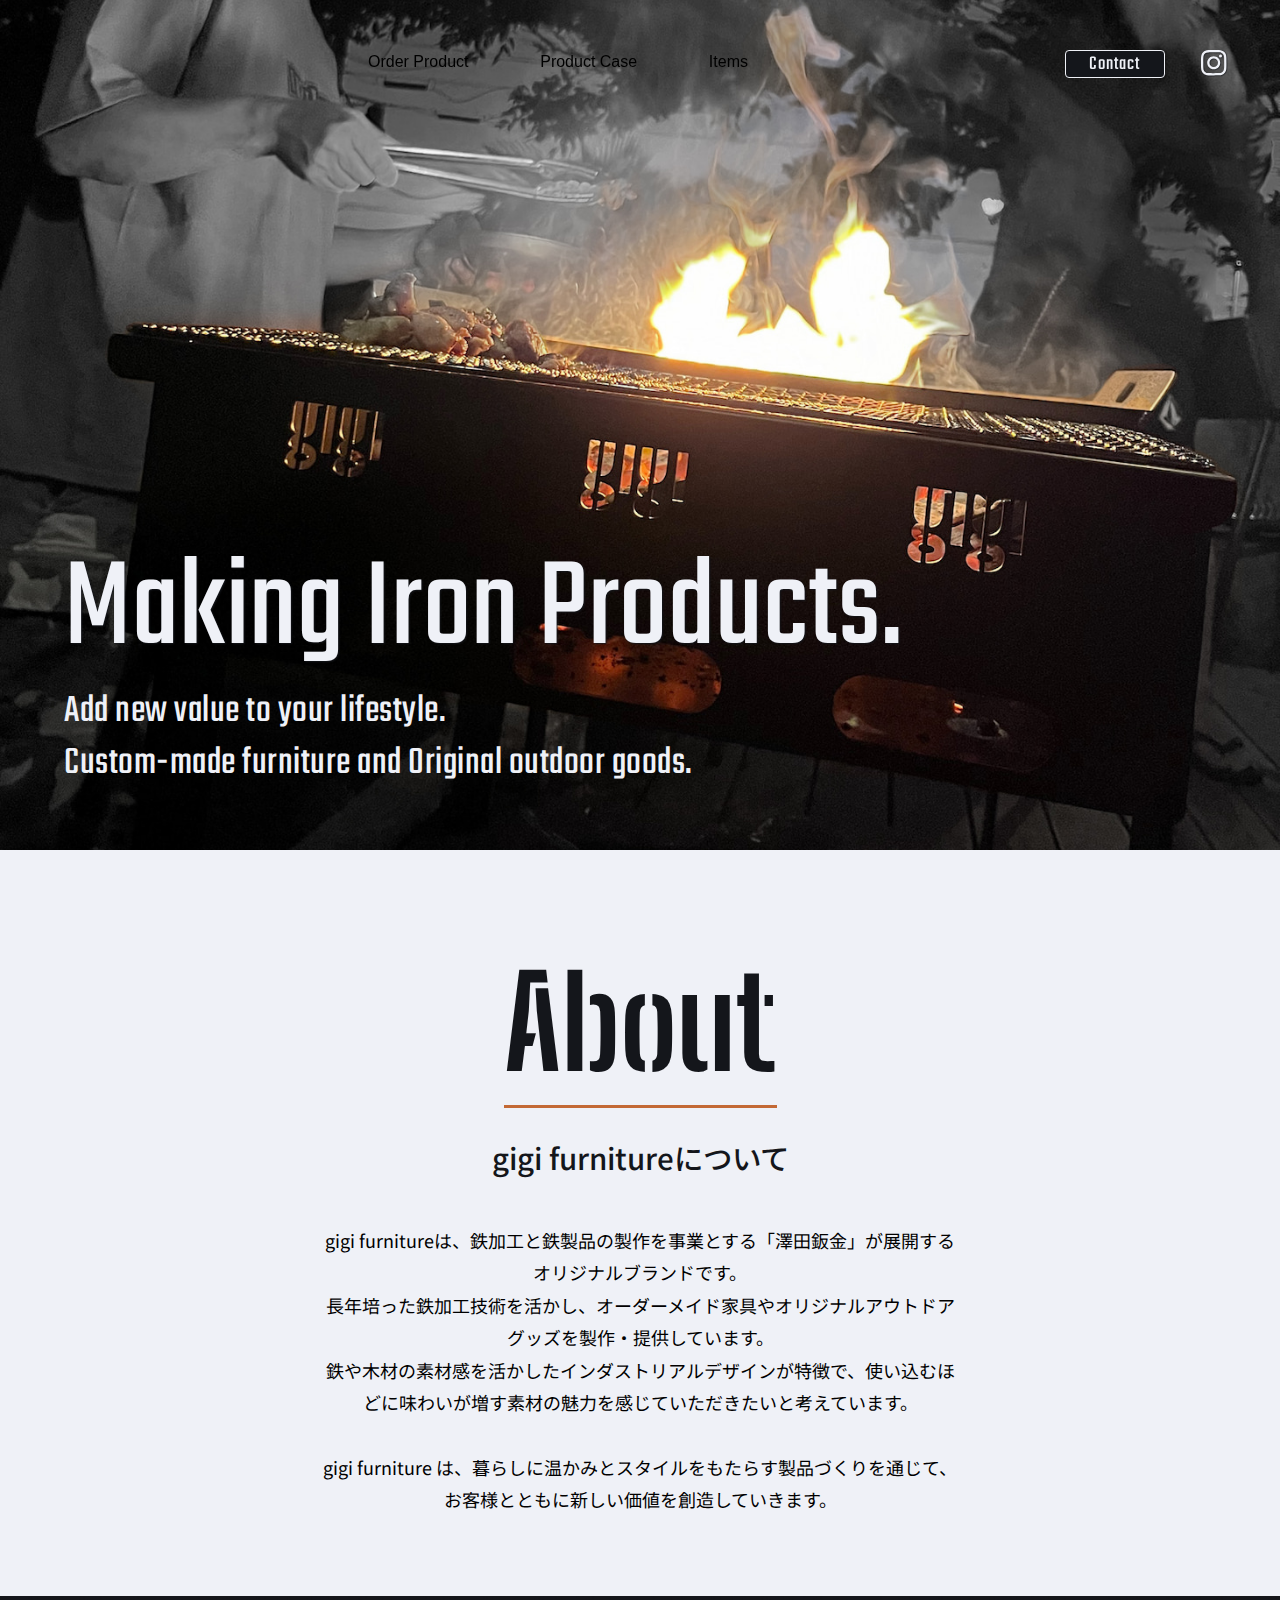
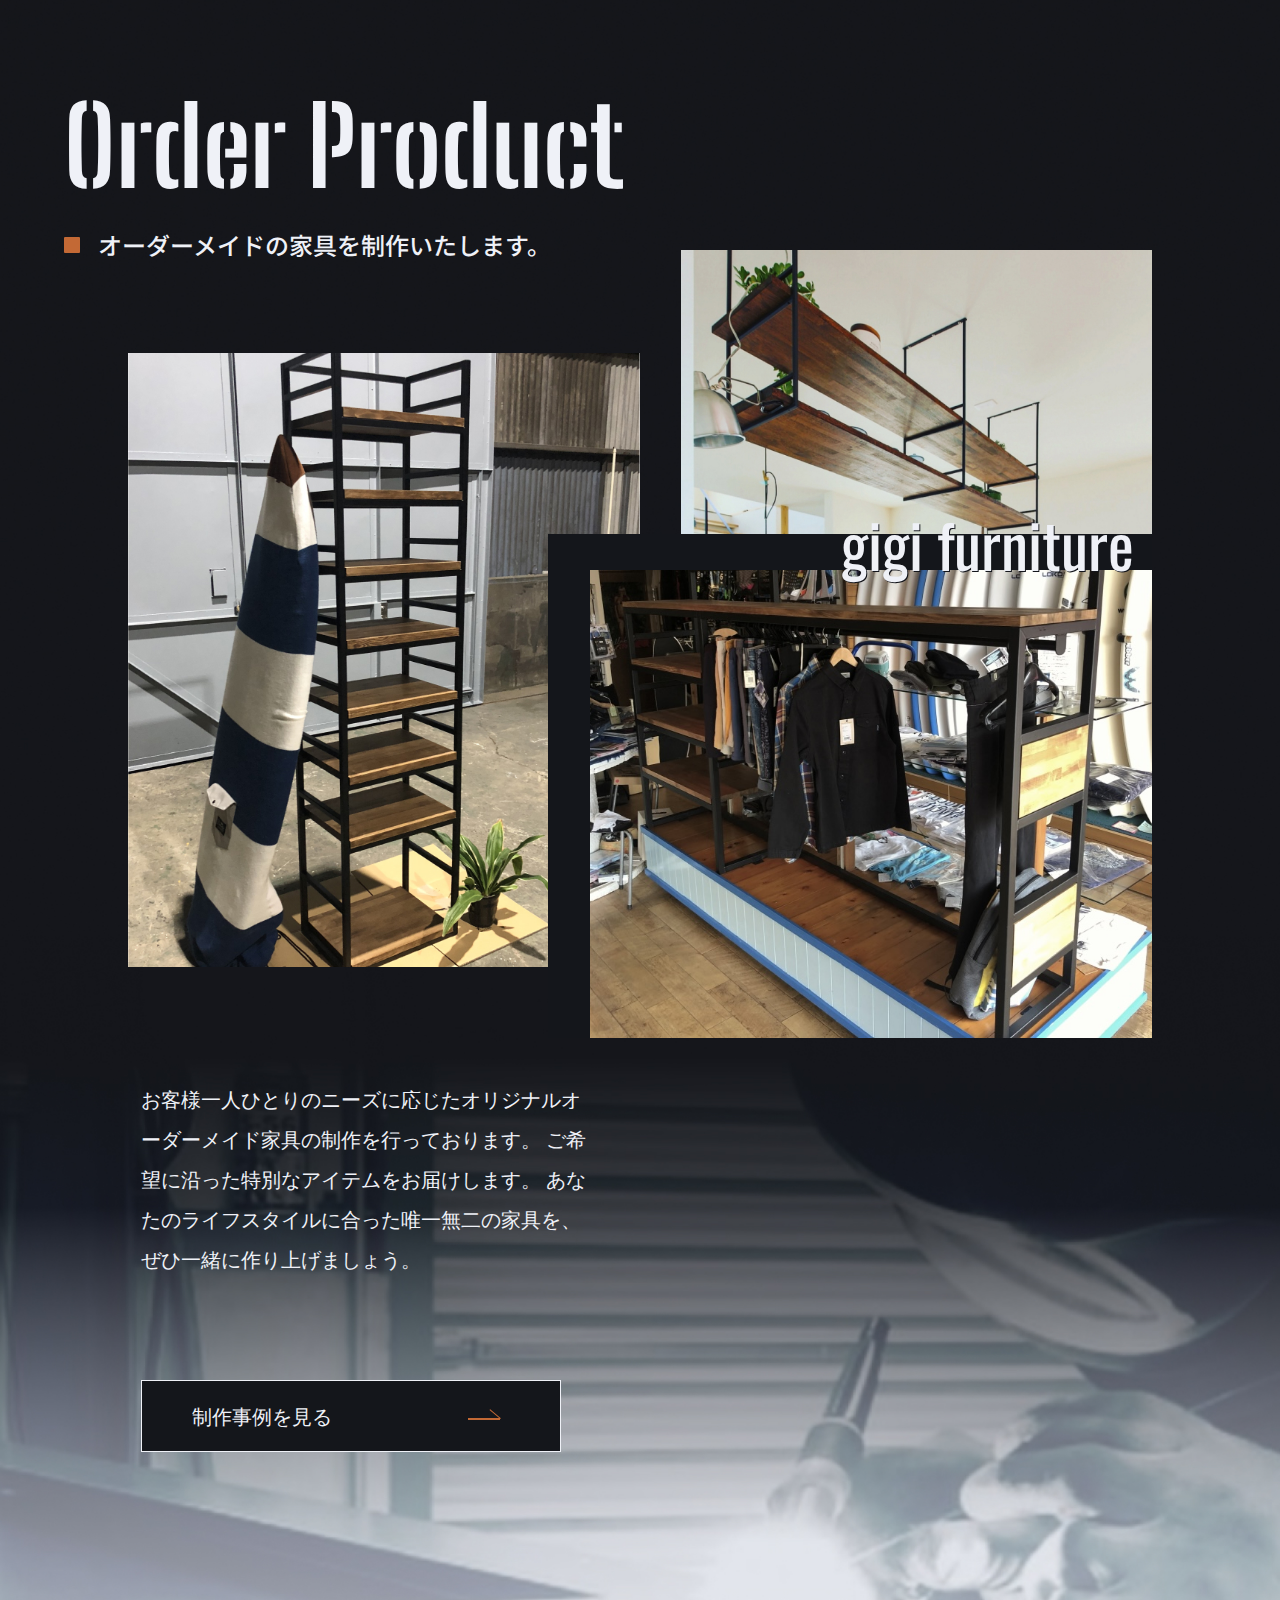
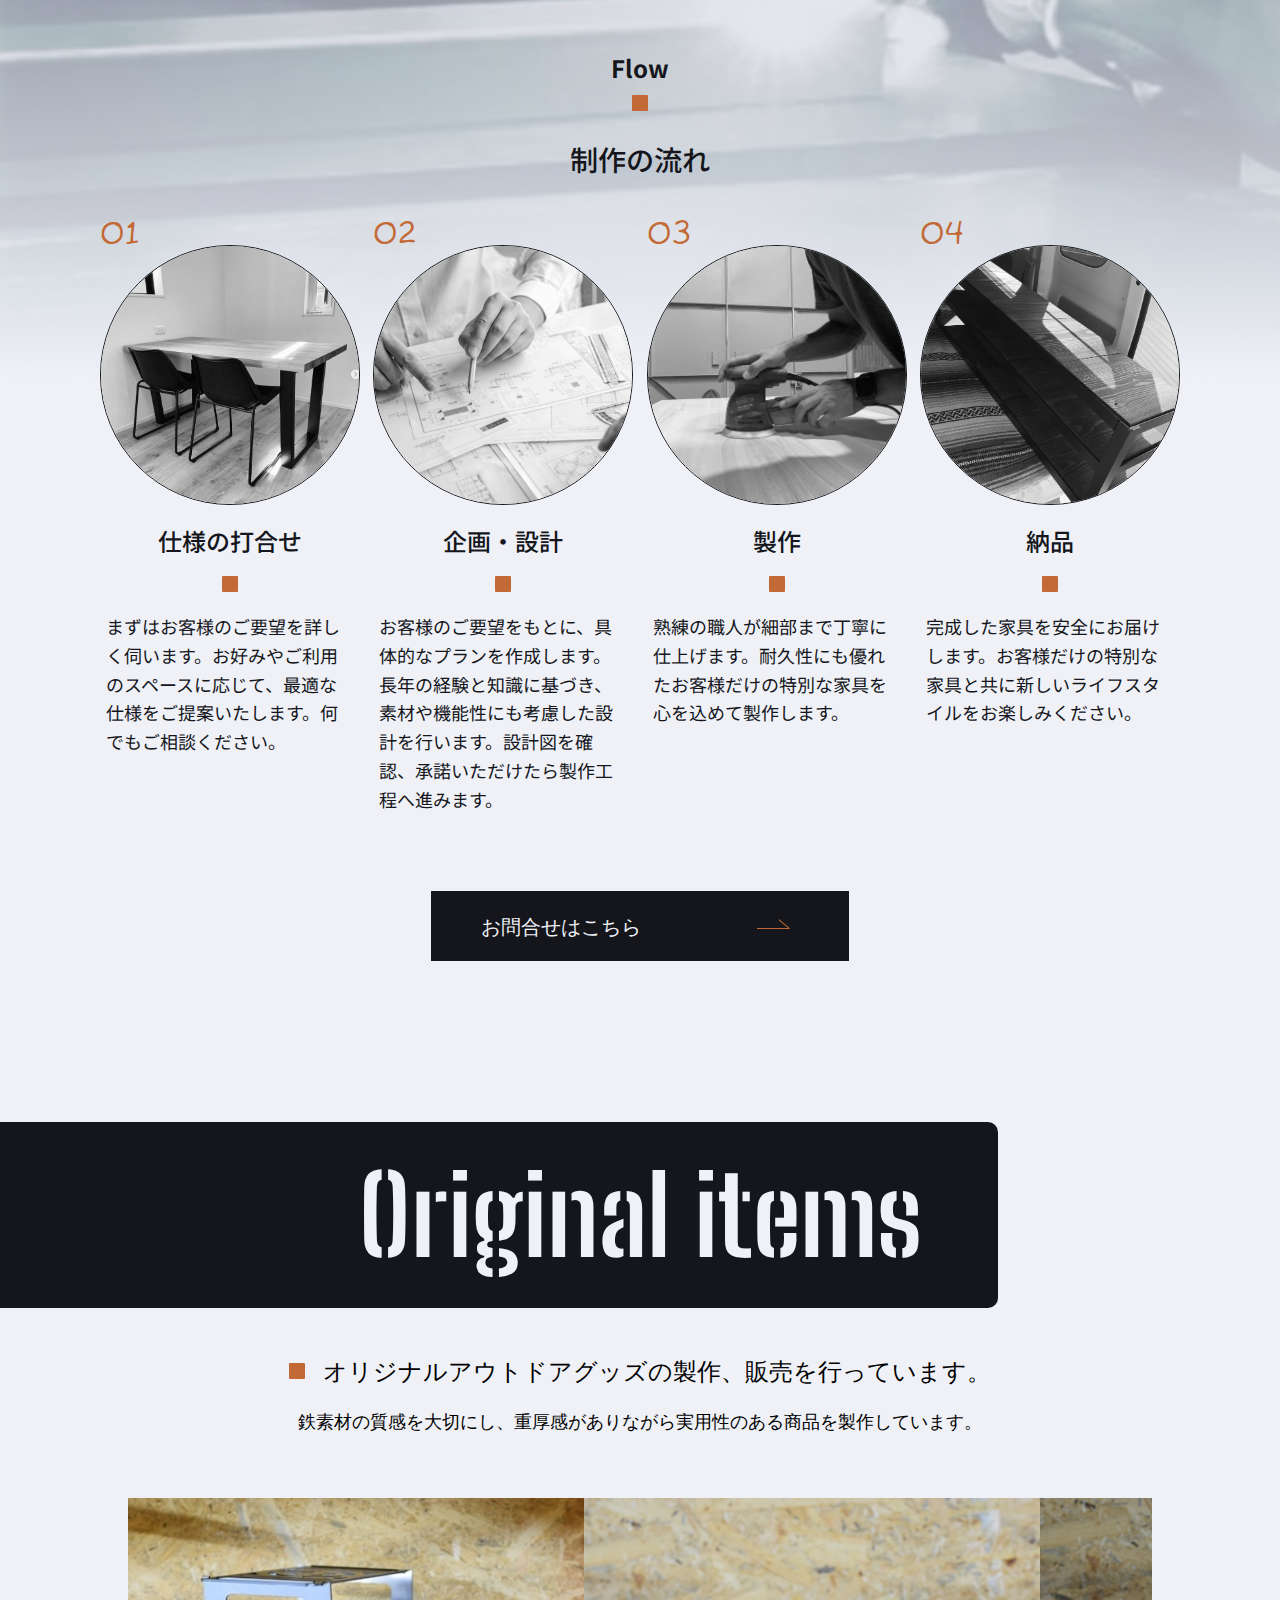
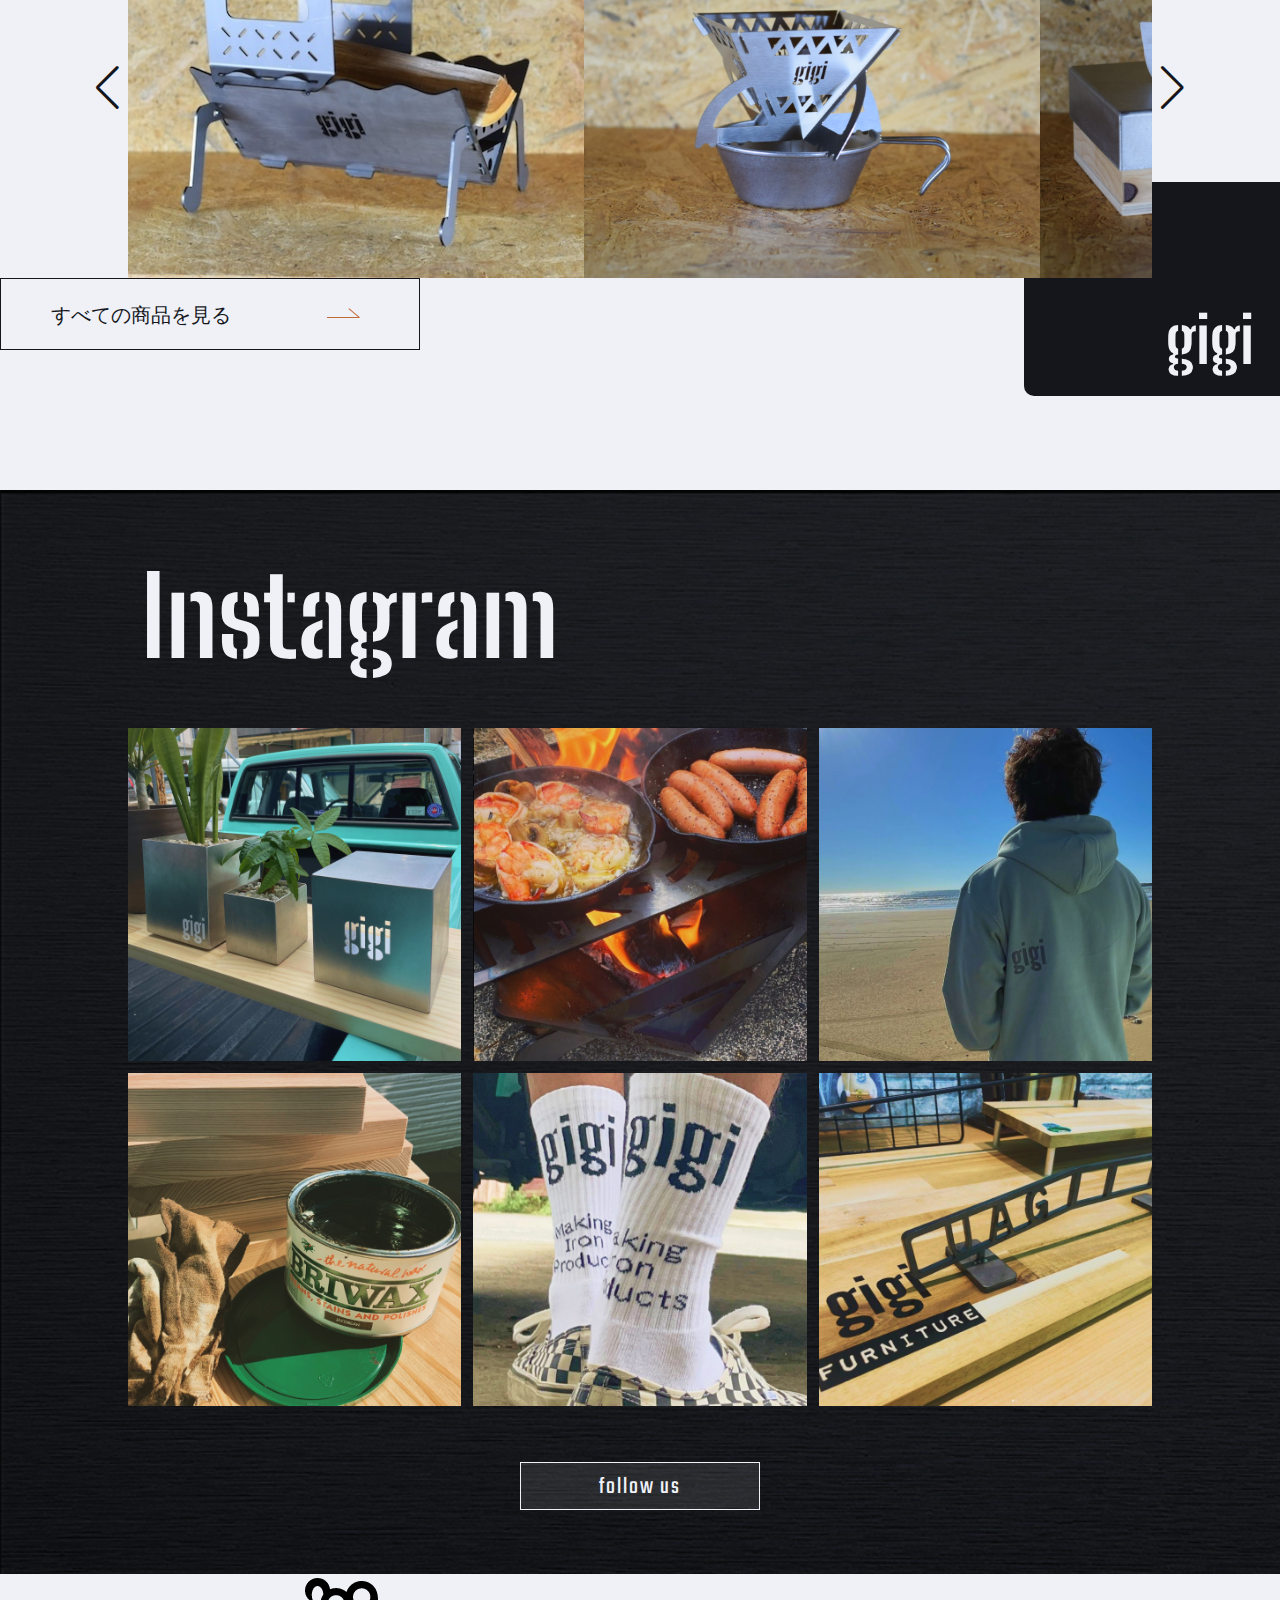
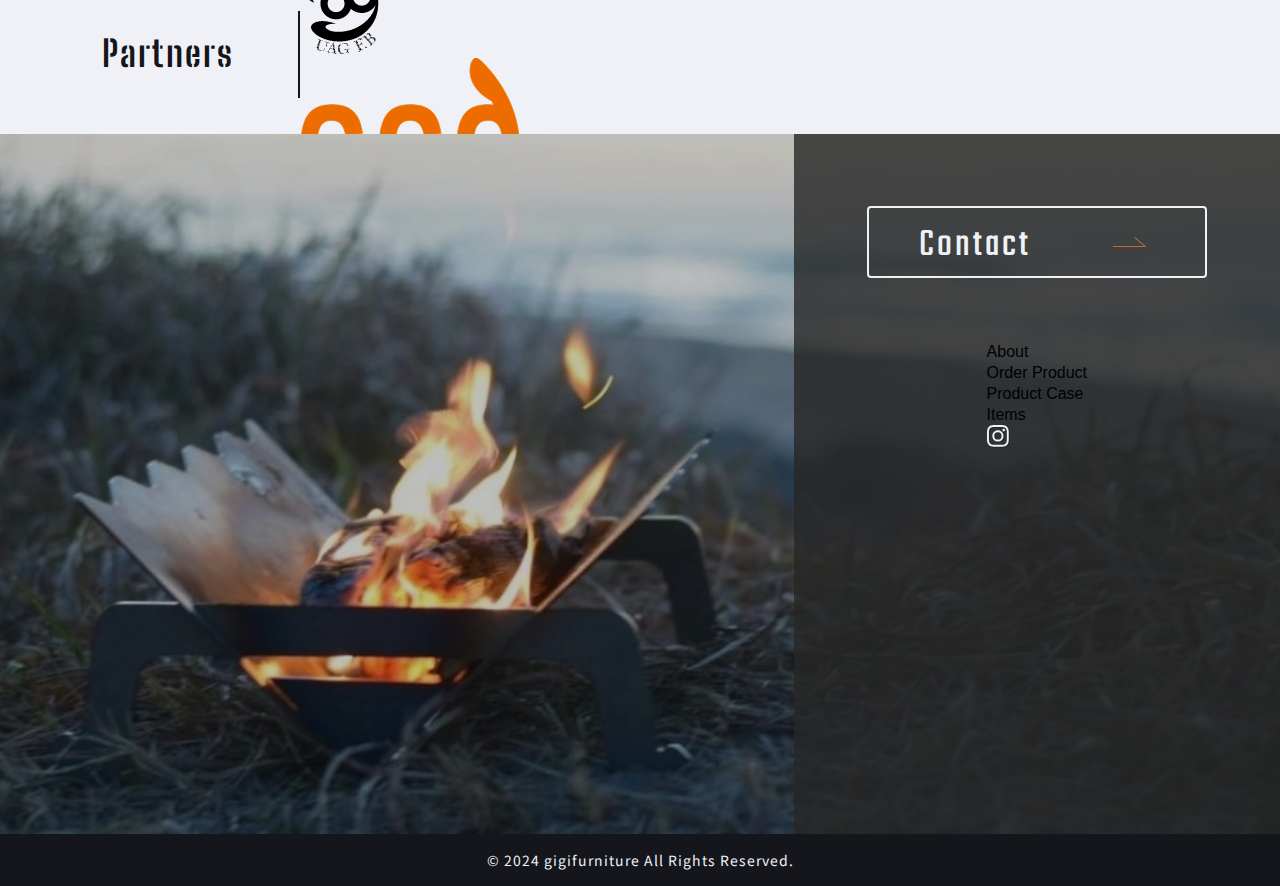
<file: index.html>
<!DOCTYPE html>
<html lang="ja">
<head>
    <meta charset="UTF-8">
    <meta name="viewport" content="width=device-width, initial-scale=1.0">
    <title>gigifurniture</title>
    <meta name="description" content="オーダーメイド家具やオリジナルアウトドアグッズを製作、提供しています。鉄や木材の素材を活かしたインダストリアルデザインが特徴です。">
    <meta name="keywords" content="gigi,furniture,custommade,outdoorgoods,iron,wood,industrial">
    <link rel="stylesheet" href="./css/style.css">
    <link rel="stylesheet" href="./css/swiper-bundle.min.css">

    <link rel="preconnect" href="https://fonts.googleapis.com">
    <link rel="preconnect" href="https://fonts.gstatic.com" crossorigin>
    <link href="https://fonts.googleapis.com/css2?family=Big+Shoulders+Stencil+Text:wght@100..900&family=Fuzzy+Bubbles:wght@400;700&family=Noto+Sans+JP:wght@100..900&family=Oswald:wght@200..700&family=Teko:wght@300..700&display=swap" rel="stylesheet">
    <link rel="icon" href="#" sizes="16x16" type="image/png">  <!-- ファビコン読み込み -->
    <script defer src="./js/main.js"></script>
</head>
<body>
    <div class="l-wrapper">
        <div class="p-sidebar">
            <ul class="menu">
                <li class="menu__item"><a href="./index.html">
                    <h2 class="menu__title">About</h2>
                    <div class="menu__lead">
                        <p class="c-square-mark"></p>
                        <p>gigi furnitureについて</p>
                    </div>
                </a></li>
                <li class="menu__item"><a href="./index.html">
                    <h2 class="menu__title">Order Product</h2>
                    <div class="menu__lead">
                        <p class="c-square-mark"></p>
                        <p>オーダーメイド家具について</p>
                    </div>
                </a></li>
                <li class="menu__item"><a href="./archive.html">
                    <h2 class="menu__title">Product Case</h2>
                    <div class="menu__lead">
                        <p class="c-square-mark"></p>
                        <p>オーダーメイド家具の制作事例</p>
                    </div>
                </a></li>
                <li class="menu__item"><a href="./archive-item.html">
                    <h2 class="menu__title">Items</h2>
                    <div class="menu__lead">
                        <p class="c-square-mark"></p>
                        <p>アウトドアグッズの商品一覧</p>
                    </div>
                </a></li>
            </ul>
            <div class="link-unit">
                <div class="c-contact-btn--small"><a href="mailto:gigifurniture8@gmail.com?subject=問い合わせ">Contact</a></div>
                <div class="c-insta-icon"><a href="https://www.instagram.com/gigi_furniture8/" target="_blank" rel="noopener noreferrer">
                    <svg id="Layer_1" data-name="Layer 1" xmlns="http://www.w3.org/2000/svg" viewBox="0 0 1100 1100"><path class="cls-1" d="M295.42,6c-53.2,2.51-89.53,11-121.29,23.48-32.87,12.81-60.73,30-88.45,57.82S40.89,143,28.17,175.92c-12.31,31.83-20.65,68.19-23,121.42S2.3,367.68,2.56,503.46,3.42,656.26,6,709.6c2.54,53.19,11,89.51,23.48,121.28,12.83,32.87,30,60.72,57.83,88.45S143,964.09,176,976.83c31.8,12.29,68.17,20.67,121.39,23s70.35,2.87,206.09,2.61,152.83-.86,206.16-3.39S799.1,988,830.88,975.58c32.87-12.86,60.74-30,88.45-57.84S964.1,862,976.81,829.06c12.32-31.8,20.69-68.17,23-121.35,2.33-53.37,2.88-70.41,2.62-206.17s-.87-152.78-3.4-206.1-11-89.53-23.47-121.32c-12.85-32.87-30-60.7-57.82-88.45S862,40.87,829.07,28.19c-31.82-12.31-68.17-20.7-121.39-23S637.33,2.3,501.54,2.56,348.75,3.4,295.42,6m5.84,903.88c-48.75-2.12-75.22-10.22-92.86-17-23.36-9-40-19.88-57.58-37.29s-28.38-34.11-37.5-57.42c-6.85-17.64-15.1-44.08-17.38-92.83-2.48-52.69-3-68.51-3.29-202s.22-149.29,2.53-202c2.08-48.71,10.23-75.21,17-92.84,9-23.39,19.84-40,37.29-57.57s34.1-28.39,57.43-37.51c17.62-6.88,44.06-15.06,92.79-17.38,52.73-2.5,68.53-3,202-3.29s149.31.21,202.06,2.53c48.71,2.12,75.22,10.19,92.83,17,23.37,9,40,19.81,57.57,37.29s28.4,34.07,37.52,57.45c6.89,17.57,15.07,44,17.37,92.76,2.51,52.73,3.08,68.54,3.32,202s-.23,149.31-2.54,202c-2.13,48.75-10.21,75.23-17,92.89-9,23.35-19.85,40-37.31,57.56s-34.09,28.38-57.43,37.5c-17.6,6.87-44.07,15.07-92.76,17.39-52.73,2.48-68.53,3-202.05,3.29s-149.27-.25-202-2.53m407.6-674.61a60,60,0,1,0,59.88-60.1,60,60,0,0,0-59.88,60.1M245.77,503c.28,141.8,115.44,256.49,257.21,256.22S759.52,643.8,759.25,502,643.79,245.48,502,245.76,245.5,361.22,245.77,503m90.06-.18a166.67,166.67,0,1,1,167,166.34,166.65,166.65,0,0,1-167-166.34" transform="translate(-2.5 -2.5)"/></svg></a>
                </div>
            </div>
        </div>
        
        <main class="l-main">
            <header class="l-header">
                <div class="p-header">
                    <div class="gigi-logo">
                        <a href="./index.html"><svg id="_レイヤー_1" data-name=" レイヤー 1" xmlns="http://www.w3.org/2000/svg" version="1.1" viewBox="0 0 305 290">
                            <path class="cls-1" d="M202.2,279c-.4,0-.7-.2-1.1-.2-3.2-.2-6.4-.2-9.6-.7-4.4-.7-8.8-1.2-13-2.8-2.8-1-5.8-2-8.4-3.4-2.3-1.3-4.4-3-6.4-4.8-2.2-2-3.6-4.7-4.7-7.4-1.3-3.1-1.9-6.3-2.1-9.7,0-1.9-.2-3.8,0-5.6.2-1.5,1-3,1.6-4.4,1.3-2.9,3.4-5.3,5.7-7.4,1.8-1.6,3.7-3.1,5.8-4.4,3-1.9,6.2-3.6,9.2-5.3.3-.2.6-.3.6-.4-2.4-1.1-4.9-2.3-7.4-3.6-1.6-.9-3.1-2-4.4-3.2-1.1-1-2.1-2.3-3-3.6-2.3-3.7-3.4-7.9-3-12.2.2-2.6.9-5.1,2.1-7.5,2.1-4,4.9-7.5,8.3-10.5,2.1-1.9,4.6-3.6,6.9-5.3.4-.3.9-.4,1.5-.7-1-.8-2-1.6-3-2.3-3.8-2.9-6.8-6.4-8.9-10.7-1.5-3-3.1-6-3.8-9.2-.4-1.9-.8-3.9-1-5.9-.3-2.6-.6-5.2-.8-7.8,0-.3,0-.6,0-.9,0-14.2,0-28.4,0-42.6,0-3.8.8-7.7,1.2-11.5.3-3.7,1.4-7.2,2.7-10.6,1-2.8,2.6-5.4,4.4-7.8,1.7-2.2,3.6-4.2,5.8-5.8,2.2-1.7,4.8-3.1,7.5-4.1,3.3-1.3,6.7-2,10.1-2.4,3.6-.4,7.4-.6,11.1-.2,4.4.5,8.6,1.5,12.7,3.4,4.6,2.1,8,5.3,11.4,8.8.7.7,1.3,1.6,2.1,2.6.8-.8,1.5-1.6,2.2-2.3,2.9-3.1,6.3-5.7,9.9-8,2.6-1.7,5.4-2.9,8.3-4,1.3-.5,2.8-.4,4.3-.6v26.8c-1.8.2-3.5.4-5.2.5-3,.1-5.8.8-8.6,1.7-1.1.3-2.1.8-3.1,1.3-.2,0-.4.5-.3.8.2,1.5.6,3.1.8,4.6.2,1.4.4,2.9.4,4.4,0,16.2,0,32.5,0,48.7,0,3.2-.5,6.5-1.1,9.7-.5,2.6-1.2,5.1-2.1,7.6-1.3,3.7-3.2,7.2-5.7,10.3-2.1,2.6-4.8,4.5-7.6,6.2-2.6,1.6-5.4,2.6-8.3,3.5-1.9.6-4,.9-6,1.1-3.8.3-7.6.5-11.4.4-2.1,0-3.4.4-4.5,2.2-1,1.7-2.2,3.4-2.1,5.5,0,1.5.8,2.8,2,3.8,3.3,2.8,7.5,3.5,11.6,4.4,1.9.4,3.7.7,5.6,1.1,2.2.4,4.5.7,6.8,1.1,5.1,1,10.3,1.9,15.2,3.9,4.3,1.7,8.6,3.6,12.2,6.6,2.9,2.4,5.3,5.1,7.1,8.4,1.8,3.1,3.2,6.4,3.8,10,.3,1.9.6,3.8.7,5.7.1,1.4,0,2.8,0,4.1.2,4-.6,7.9-1.6,11.7-1.2,4.8-3.6,8.8-6.5,12.7-3.5,4.7-8.1,7.9-13.2,10.4-3.6,1.7-7.2,3.3-11.1,4-3.6.7-7.2,1.2-10.9,1.7-1.6.2-3.2.2-4.8.2-.3,0-.6.1-1,.2h-5.7,0ZM211.3,119.1v-22.1c0-2.8,0-5.6-.6-8.3-.7-2.9-2.1-5.3-5.1-6.2-2.1-.7-4.2-.7-6.4-.2-2.8.7-4.2,2.7-5,5-.8,2.5-1,5.2-1,7.8,0,16.9,0,33.9,0,50.8,0,2.2.4,4.4,1.5,6.4,1,1.9,2.6,3.3,4.7,3.8,1.1.3,2.4,0,3.6.1,2.8.2,4.8-1.3,6.3-3.4,1.5-2.1,1.8-4.6,1.9-7,.1-8.9,0-17.8,0-26.7h0ZM186.1,242.1c-.2,2.1.6,3.9,1.8,5.4,1.7,2.2,4.1,3.8,6.8,4.5,2.5.7,5.2,1.2,7.9,1.3,3.8.1,7.7,0,11.4-.4,3.8-.5,7.5-1.6,10.8-3.8,1.2-.8,2.5-1.9,3.2-3.2,1.5-2.6,1.3-5.5.1-8.1-.9-2.2-3-3.3-5.1-4.2-2.8-1.2-5.7-1.8-8.6-2.4-5.1-1-10.1-2.1-15.2-3.1-1-.2-1.9-.5-2.9.1-2.9,1.9-5.7,3.9-7.8,6.8-1.6,2.2-2.2,4.6-2.4,7.1h0Z"/>
                            <path class="cls-1" d="M0,245.1c.7-1.9,1.3-3.8,2.1-5.6.5-1.2,1.3-2.4,2.2-3.4,1.8-1.9,3.5-3.9,5.6-5.5,2.6-2,5.4-3.6,8.2-5.4,1.7-1,3.5-1.9,5.2-2.8-3-1.1-6.1-2.1-8.8-4.1-2.6-1.9-4.8-4-6.4-6.7-1-1.6-1.7-3.5-2.1-5.4-.5-2-.7-4.1-.7-6.1,0-2.8.9-5.4,2.3-7.9,1.6-2.9,3.5-5.5,5.8-7.8,1.7-1.7,3.6-3.3,5.4-4.9,1.2-1,2.4-1.9,3.7-2.7.5-.3,1-.5,1.6-.8-1.4-1.2-2.7-2.4-4.1-3.4-2.2-1.7-3.9-3.9-5.6-6.1-2.9-3.9-4.6-8.3-5.9-12.9-.7-2.6-1.1-5.3-1.3-8-.3-3.7-.4-7.4-.4-11.1,0-12.6-.1-25.1,0-37.7,0-4.7.3-9.4,1.3-14,1-4.4,2.5-8.6,4.5-12.6,1.6-3.1,4-5.5,6.5-7.8,1.8-1.7,3.7-2.9,5.8-4,1.8-.9,3.6-1.7,5.5-2.3,3.3-1.1,6.7-1.8,10.2-1.8,1,0,2-.1,3-.2,3.8-.2,7.6.2,11.3,1.1,4,.9,7.8,2.5,11.2,4.7,3.3,2,5.9,4.9,8.3,7.9.3.4.7.8.9,1.1,1.4-1.3,2.7-2.6,4-3.8,1.7-1.4,3.3-2.8,5.1-4.2,1.5-1.2,2.9-2.3,4.5-3.3,1.5-.9,3.1-1.7,4.7-2.3,1.9-.7,4-1,6-1.5.2,0,.3,0,.6,0v27c-6.1.5-12.2.8-17.5,3.7.4,1.8,1,3.5,1,5.2.1,18.1.3,36.2.2,54.4,0,8-2,15.6-6.1,22.5-1.4,2.4-3.3,4.5-5.5,6.4-2.2,2.1-4.8,3.6-7.5,4.8-3,1.4-6.1,2.4-9.5,2.9-4.9.8-9.8.8-14.6.8-.4,0-.8-.1-1.5-.2-.8,1.1-1.9,2.2-2.7,3.4-1.7,2.6-2.1,5.4.2,7.9,1.5,1.8,3.8,2.5,5.9,3.2,1.4.5,2.9.9,4.4,1.2,2.1.4,4.3.8,6.4,1.1,1,.2,1.9.3,2.9.4,4,.8,8.1,1.5,12.1,2.3,5.1,1.1,10,3,14.6,5.4,3.6,1.8,6.6,4.4,9.2,7.4,1.9,2.1,3.5,4.4,4.7,6.9,1.6,3.4,2.8,7,2.9,10.8,0,2.5.4,5,.4,7.4-.2,5.1-.8,10.1-2.8,14.8-1.4,3.5-3.5,6.6-6,9.5-4.1,4.8-9.2,8.1-14.9,10.7-3.1,1.4-6.4,2.6-9.8,3-2.6.4-5.1,1.1-7.6,1.4-2.3.3-4.6.3-6.9.4-.4,0-.7.1-1.1.2h-5.9c-1.1-.1-2.2-.3-3.2-.4-3.2-.3-6.4-.5-9.6-.9-2.4-.3-4.9-.7-7.2-1.4-3.3-1-6.6-1.9-9.6-3.4-4.4-2.2-8.3-4.9-11.1-9-2.3-3.5-3.9-7.3-4.1-11.6,0-.9-.3-1.9-.4-2.8v-4.4h0ZM54.4,119.1c0-8.9,0-17.7,0-26.6,0-1.2-.1-2.5-.4-3.7-.7-2.7-1.9-5-4.6-6.2-1.8-.8-3.7-1-5.6-.7-1.9.2-3.6,1-4.8,2.6-1.7,2.4-2.5,5.1-2.5,8,0,17.4,0,34.8,0,52.2,0,1,0,2,.2,3,.5,2.2.8,4.4,2.5,6.1,1.4,1.4,2.9,2.6,5.1,2.4.8,0,1.7.1,2.4,0,1.1-.2,2.3-.4,3.3-1,3-1.9,4.3-4.9,4.4-8.3,0-9.2,0-18.5,0-27.7ZM49.3,253.6c2.9-.3,5.8-.4,8.6-.9,2.2-.4,4.4-1,6.4-1.8,1.7-.7,3.4-1.7,4.9-2.8,2.9-2.1,3.3-5.2,2.7-8.5-.2-.9-.5-1.8-.9-2.5-1.6-2.5-4.3-3.6-6.9-4.4-2.6-.8-5.3-1.2-8-1.8-4.2-.9-8.4-1.8-12.6-2.7-1.7-.4-3.4-.6-5,.6-3.5,2.6-6.8,5.1-8.4,9.3-1.2,3.1-1,6.1.8,8.9,1.7,2.7,4.4,4.2,7.3,5.1,3.6,1,7.3,1.5,11.2,1.5h0Z"/>
                            <path class="cls-1" d="M142.8,220.1h-30.2V56.3h30.2v163.7h0Z"/>
                            <path class="cls-1" d="M299.5,220.1h-30.1V56.3h30.1v163.8Z"/>
                            <path class="cls-1" d="M142.9,0v29.9h-30.1V0h30.1Z"/>
                            <path class="cls-1" d="M269.4,29.9V0h30.1v29.9h-30.1,0Z"/></svg>
                        </a>
                    </div>
                    <nav class="header__nav">
                        <ul class="menu">
                            <li class="menu__item"><a href="./index.html">Order Product</a></li>
                            <li class="menu__item"><a href="./archive.html">Product Case</a></li>
                            <li class="menu__item"><a href="./archive-item.html">Items</a></li>
                        </ul>
                    </nav>
                    <div class="link-unit">
                        <div class="c-contact-btn--small"><a href="mailto:gigifurniture8@gmail.com?subject=問い合わせ">Contact</a></div>
                        <div class="c-insta-icon"><a href="https://www.instagram.com/gigi_furniture8/" target="_blank" rel="noopener noreferrer">
                            <svg id="Layer_1" data-name="Layer 1" xmlns="http://www.w3.org/2000/svg" viewBox="0 0 1100 1100"><path class="cls-1" d="M295.42,6c-53.2,2.51-89.53,11-121.29,23.48-32.87,12.81-60.73,30-88.45,57.82S40.89,143,28.17,175.92c-12.31,31.83-20.65,68.19-23,121.42S2.3,367.68,2.56,503.46,3.42,656.26,6,709.6c2.54,53.19,11,89.51,23.48,121.28,12.83,32.87,30,60.72,57.83,88.45S143,964.09,176,976.83c31.8,12.29,68.17,20.67,121.39,23s70.35,2.87,206.09,2.61,152.83-.86,206.16-3.39S799.1,988,830.88,975.58c32.87-12.86,60.74-30,88.45-57.84S964.1,862,976.81,829.06c12.32-31.8,20.69-68.17,23-121.35,2.33-53.37,2.88-70.41,2.62-206.17s-.87-152.78-3.4-206.1-11-89.53-23.47-121.32c-12.85-32.87-30-60.7-57.82-88.45S862,40.87,829.07,28.19c-31.82-12.31-68.17-20.7-121.39-23S637.33,2.3,501.54,2.56,348.75,3.4,295.42,6m5.84,903.88c-48.75-2.12-75.22-10.22-92.86-17-23.36-9-40-19.88-57.58-37.29s-28.38-34.11-37.5-57.42c-6.85-17.64-15.1-44.08-17.38-92.83-2.48-52.69-3-68.51-3.29-202s.22-149.29,2.53-202c2.08-48.71,10.23-75.21,17-92.84,9-23.39,19.84-40,37.29-57.57s34.1-28.39,57.43-37.51c17.62-6.88,44.06-15.06,92.79-17.38,52.73-2.5,68.53-3,202-3.29s149.31.21,202.06,2.53c48.71,2.12,75.22,10.19,92.83,17,23.37,9,40,19.81,57.57,37.29s28.4,34.07,37.52,57.45c6.89,17.57,15.07,44,17.37,92.76,2.51,52.73,3.08,68.54,3.32,202s-.23,149.31-2.54,202c-2.13,48.75-10.21,75.23-17,92.89-9,23.35-19.85,40-37.31,57.56s-34.09,28.38-57.43,37.5c-17.6,6.87-44.07,15.07-92.76,17.39-52.73,2.48-68.53,3-202.05,3.29s-149.27-.25-202-2.53m407.6-674.61a60,60,0,1,0,59.88-60.1,60,60,0,0,0-59.88,60.1M245.77,503c.28,141.8,115.44,256.49,257.21,256.22S759.52,643.8,759.25,502,643.79,245.48,502,245.76,245.5,361.22,245.77,503m90.06-.18a166.67,166.67,0,1,1,167,166.34,166.65,166.65,0,0,1-167-166.34" transform="translate(-2.5 -2.5)"/></svg></a>
                        </div>
                    </div>
                    <button class="c-menu-btn">MENU</button>
                </div>
            </header>

            <section class="p-main-visual">
                <div class="img__container">
                    <img class="main-visual__img" src="./images/mainvisual01.jpg" alt="ビジュアルイメージ01">
                </div>
                    <h1 class="catch-copy">Making <span>Iron</span> <span>Products.</span></h1>
                    <p class="concept">Add new value to your lifestyle.<br> <span class="br-point">Custom-made furniture</span> <span>and</span> <span>Original outdoor goods.</span></p>
            </section>

            <section class="p-about">
                <h2 class="c-section__title">About</h2>
                <p class="about__lead">gigi furnitureについて</p>
                <p class="about__text">gigi furnitureは、鉄加工と鉄製品の製作を事業とする「澤田鈑金」が展開するオリジナルブランドです。<br>
                    長年培った鉄加工技術を活かし、オーダーメイド家具やオリジナルアウトドアグッズを製作・提供しています。<br>
                    鉄や木材の素材感を活かしたインダストリアルデザインが特徴で、使い込むほどに味わいが増す素材の魅力を感じていただきたいと考えています。<br><br>
                    gigi furniture は、暮らしに温かみとスタイルをもたらす製品づくりを通じて、お客様とともに新しい価値を創造していきます。</p>
            </section>

            <section class="p-orderproduct">
                <div class="bg-img"></div>
                <div class="heading">
                    <h2 class="c-section__title">Order Product</h2>
                    <div class="orderproduct__lead">
                        <p class="c-square-mark"></p>
                        <p>オーダーメイドの家具を制作いたします。</p>
                    </div>
                </div>
                <div class="img-wrap">
                    <div class="img01">
                        <img class="img" src="./images/oderproduct01.jpg" alt="イメージ写真01">
                    </div>
                    <div class="img02">
                        <img class="img" src="./images/oderproduct02.jpg" alt="イメージ写真02">
                    </div>
                    <div class="img03">
                        <img class="img" src="./images/oderproduct03.jpg" alt="イメージ写真03">
                        <p class="name">gigi furniture</p>
                    </div>
                </div>
                <p class="orderproduct__text">お客様一人ひとりのニーズに応じたオリジナルオーダーメイド家具の制作を行っております。
                    ご希望に沿った特別なアイテムをお届けします。
                    あなたのライフスタイルに合った唯一無二の家具を、ぜひ一緒に作り上げましょう。</p>
                <div class="c-link-btn--black"><a href="./archive.html"><span>制作事例を見る</span></a></div>

                <div class="p-flow-section">
                    <div class="flow-section__title">
                        <h3>Flow</h3>
                        <p class="c-square-mark"></p>
                        <p class="flow__lead">制作の流れ</p>
                    </div>
                    <ul class="flow-section__content">
                        <li class="flow__item">
                            <p class="flow-number">01</p>
                            <figure>
                                <div class="flow-img">
                                    <img src="./images/flow01.jpeg" alt="イメージ画像">
                                </div>
                                <figcaption>
                                    <h4>仕様の打合せ</h4>
                                    <p class="c-square-mark"></p>
                                    <p>まずはお客様のご要望を詳しく伺います。お好みやご利用のスペースに応じて、最適な仕様をご提案いたします。何でもご相談ください。</p>
                                </figcaption>
                            </figure>
                        </li>
                        <li class="flow__item">
                            <p class="flow-number">02</p>
                            <figure>
                                <div class="flow-img">
                                    <img src="./images/flow02.jpeg" alt="イメージ画像">
                                </div>
                                <figcaption>
                                    <h4>企画・設計</h4>
                                    <p class="c-square-mark"></p>
                                    <p>お客様のご要望をもとに、具体的なプランを作成します。長年の経験と知識に基づき、素材や機能性にも考慮した設計を行います。設計図を確認、承諾いただけたら製作工程へ進みます。</p>
                                </figcaption>
                            </figure>
                        </li>
                        <li class="flow__item">
                            <p class="flow-number">03</p>
                            <figure>
                                <div class="flow-img">
                                    <img src="./images/flow03.JPG" alt="イメージ画像">
                                </div>
                                <figcaption>
                                    <h4>製作</h4>
                                    <p class="c-square-mark"></p>
                                    <p>熟練の職人が細部まで丁寧に仕上げます。耐久性にも優れたお客様だけの特別な家具を心を込めて製作します。</p>
                                </figcaption>
                            </figure>
                        </li>
                        <li class="flow__item">
                            <p class="flow-number">04</p>
                            <figure>
                                <div class="flow-img">
                                    <img src="./images/flow04.jpeg" alt="イメージ画像">
                                </div>
                                <figcaption>
                                    <h4>納品</h4>
                                    <p class="c-square-mark"></p>
                                    <p>完成した家具を安全にお届けします。お客様だけの特別な家具と共に新しいライフスタイルをお楽しみください。</p>
                                </figcaption>
                            </figure>
                        </li>
                    </ul>
                    <div class="c-link-btn--black"><a href="mailto:gigifurniture8@gmail.com?subject=問い合わせ"><span>お問合せはこちら</span></a></div>
                </div>
            </section>

            <section class="p-originalitems">
                <div class="heading__plate"></div>
                <h2 class="c-section__title">Original items</h2>
                <div class="originalitems__lead">
                    <p class="c-square-mark"></p>
                    <p class="lead">オリジナルアウトドアグッズの製作、販売を行っています。</p>
                </div>
                <p class="originalitems__text">鉄素材の質感を大切にし、重厚感がありながら実用性のある商品を製作しています。</p>
            
                <div class="p-swiper-area">
                    <div class="swiper">
                        <div class="swiper-wrapper">
                            <div class="swiper-slide">
                                <div class="item"><img src="./images_item/item_magazinerack1.jpeg" alt=""></div>
                            </div>
                            <div class="swiper-slide">
                                <div class="item"><img src="./images_item/item_dripper.JPG" alt=""></div>
                            </div>
                            <div class="swiper-slide">
                                <div class="item"><img src="./images_item/item_tissue.JPG" alt=""></div>
                            </div>
                            <div class="swiper-slide">
                                <div class="item"><img src="./images_item/item_incensestand.JPG" alt=""></div>
                            </div>
                            <div class="swiper-slide">
                                <div class="item"><img src="./images_item/item_keyholder.JPG" alt=""></div>
                            </div>
                            <div class="swiper-slide">
                                <div class="item"><img src="./images_item/item_nandemorack1.JPG" alt=""></div>
                            </div>
                            <div class="swiper-slide">
                                <div class="item"><img src="./images_item/item_squarepot1.JPG" alt=""></div>
                            </div>
                        </div>
                    </div>
                    <div class="swiper-pagination"></div>
                    <div class="swiper-button-prev"><span></span></div>
                    <div class="swiper-button-next"><span></span></div>
                </div>

                <div class="deco-plate"><span>gigi</span></div>
                <div class="c-link-btn--white"><a href="./archive-item.html"><span>すべての商品を見る</span></a></div>
            </section>

            <section class="p-instagram">
                <h2 class="c-section__title">Instagram</h2>
                <div class="container__wrap">
                    <div class="img-container">
                        <div class="item"><img src="./images/instagram01.jpg" alt="イメージ画像01"></div>
                        <div class="item"><img src="./images/instagram02.jpg" alt="イメージ画像02"></div>
                        <div class="item"><img src="./images/instagram03.jpg" alt="イメージ画像03"></div>
                        <div class="item"><img src="./images/instagram04.jpg" alt="イメージ画像04"></div>
                        <div class="item"><img src="./images/instagram05.jpg" alt="イメージ画像06"></div>
                        <div class="item"><img src="./images/instagram06.jpg" alt="イメージ画像05"></div>
                    </div>
                </div>
                <div class="instagram__link-btn"><a href="https://www.instagram.com/gigi_furniture8/" target="_blank" rel="noopener noreferrer">follow us</a></div>
            </section>

            <section class="p-partner">
                <h2>Partners</h2>
                <div class="slider">
                    <div class="slider-container">
                        <div class="logo-wrap">
                            <div class="logo__uag"><a href="https://uagfb.com/" target="_blank" rel="noopener noreferrer"><img src="./images/logo_uag.png" alt="UAGロゴ 40 72"></a></div>
                            <div class="logo__gcd"><a href="https://good-crew-dining.com/" target="_blank" rel="noopener noreferrer"><img src="./images/logo_gcd.png" alt="GCDロゴ 54 97"></a></div>
                            <div class="logo__loko"><a href="http://www.loko-surf.com/" target="_blank" rel="noopener noreferrer"><img src="./images/logo_lokosurf.png" alt="Lokoロゴ 73 131"></a></div>
                            <div class="logo__ebanataw"><a href="https://xn--gckd3eyb3a.com/" target="_blank" rel="noopener noreferrer"><img src="./images/logo_ebanataw.png" alt="ebanatawロゴ 102 183"></a></div>
                        </div>
                    </div>
                </div>
            </section>

            <footer class="l-footer">
                <div class="p-footer">
                    <div class="c-contact-btn--large"><a href="mailto:gigifurniture8@gmail.com?subject=問い合わせ"><span>Contact</span></a></div>
                    <nav class="footer_nav">
                        <ul>
                            <li class="nav-menu"><a href="./index.html">About</a></li>
                            <li class="nav-menu"><a href="./index.html">Order Product</a></li>
                            <li class="nav-menu"><a href="./archive.html">Product Case</a></li>
                            <li class="nav-menu"><a href="./archive-item.html">Items</a></li>
                            <li class="c-insta-icon"><a href="https://www.instagram.com/gigi_furniture8/" target="_blank" rel="noopener noreferrer">
                                <svg id="Layer_1" data-name="Layer 1" xmlns="http://www.w3.org/2000/svg" viewBox="0 0 1100 1100"><path class="cls-1" d="M295.42,6c-53.2,2.51-89.53,11-121.29,23.48-32.87,12.81-60.73,30-88.45,57.82S40.89,143,28.17,175.92c-12.31,31.83-20.65,68.19-23,121.42S2.3,367.68,2.56,503.46,3.42,656.26,6,709.6c2.54,53.19,11,89.51,23.48,121.28,12.83,32.87,30,60.72,57.83,88.45S143,964.09,176,976.83c31.8,12.29,68.17,20.67,121.39,23s70.35,2.87,206.09,2.61,152.83-.86,206.16-3.39S799.1,988,830.88,975.58c32.87-12.86,60.74-30,88.45-57.84S964.1,862,976.81,829.06c12.32-31.8,20.69-68.17,23-121.35,2.33-53.37,2.88-70.41,2.62-206.17s-.87-152.78-3.4-206.1-11-89.53-23.47-121.32c-12.85-32.87-30-60.7-57.82-88.45S862,40.87,829.07,28.19c-31.82-12.31-68.17-20.7-121.39-23S637.33,2.3,501.54,2.56,348.75,3.4,295.42,6m5.84,903.88c-48.75-2.12-75.22-10.22-92.86-17-23.36-9-40-19.88-57.58-37.29s-28.38-34.11-37.5-57.42c-6.85-17.64-15.1-44.08-17.38-92.83-2.48-52.69-3-68.51-3.29-202s.22-149.29,2.53-202c2.08-48.71,10.23-75.21,17-92.84,9-23.39,19.84-40,37.29-57.57s34.1-28.39,57.43-37.51c17.62-6.88,44.06-15.06,92.79-17.38,52.73-2.5,68.53-3,202-3.29s149.31.21,202.06,2.53c48.71,2.12,75.22,10.19,92.83,17,23.37,9,40,19.81,57.57,37.29s28.4,34.07,37.52,57.45c6.89,17.57,15.07,44,17.37,92.76,2.51,52.73,3.08,68.54,3.32,202s-.23,149.31-2.54,202c-2.13,48.75-10.21,75.23-17,92.89-9,23.35-19.85,40-37.31,57.56s-34.09,28.38-57.43,37.5c-17.6,6.87-44.07,15.07-92.76,17.39-52.73,2.48-68.53,3-202.05,3.29s-149.27-.25-202-2.53m407.6-674.61a60,60,0,1,0,59.88-60.1,60,60,0,0,0-59.88,60.1M245.77,503c.28,141.8,115.44,256.49,257.21,256.22S759.52,643.8,759.25,502,643.79,245.48,502,245.76,245.5,361.22,245.77,503m90.06-.18a166.67,166.67,0,1,1,167,166.34,166.65,166.65,0,0,1-167-166.34" transform="translate(-2.5 -2.5)"/></svg></a>
                            </li>
                        </ul>
                    </nav>
                    <div class="gigifurniture-logo">
                        <a href="./index.html">
                            <svg id="_レイヤー_2" data-name="レイヤー_2" xmlns="http://www.w3.org/2000/svg" viewBox="0 0 88 78.49">
                                <g class="logo-group" id="_レイヤー_1-2" data-name="レイヤー_1">
                                    <g>
                                        <g class="logo_gigi">
                                            <path d="M52.48,50.44c-.07,0-.13-.04-.2-.04-.58-.04-1.16-.04-1.74-.13-.8-.13-1.59-.22-2.35-.51-.51-.18-1.05-.36-1.52-.61-.42-.24-.8-.54-1.16-.87-.4-.36-.65-.85-.85-1.34-.24-.56-.34-1.14-.38-1.75,0-.34-.04-.69,0-1.01.04-.27.18-.54.29-.8.24-.52.61-.96,1.03-1.34.33-.29.67-.56,1.05-.8.54-.34,1.12-.65,1.66-.96.05-.04.11-.05.11-.07-.43-.2-.89-.42-1.34-.65-.29-.16-.56-.36-.8-.58-.2-.18-.38-.42-.54-.65-.42-.67-.61-1.43-.54-2.21.04-.47.16-.92.38-1.36.38-.72.89-1.36,1.5-1.9.38-.34.83-.65,1.25-.96.07-.05.16-.07.27-.13-.18-.14-.36-.29-.54-.42-.69-.52-1.23-1.16-1.61-1.93-.27-.54-.56-1.08-.69-1.66-.07-.34-.14-.71-.18-1.07-.05-.47-.11-.94-.14-1.41v-7.86c0-.69.14-1.39.22-2.08.05-.67.25-1.3.49-1.92.18-.51.47-.98.8-1.41.31-.4.65-.76,1.05-1.05.4-.31.87-.56,1.36-.74.6-.24,1.21-.36,1.83-.43.65-.07,1.34-.11,2.01-.04.8.09,1.55.27,2.3.61.83.38,1.45.96,2.06,1.59.13.13.24.29.38.47.14-.14.27-.29.4-.42.52-.56,1.14-1.03,1.79-1.45.47-.31.98-.52,1.5-.72.24-.09.51-.07.78-.11v4.84c-.33.04-.63.07-.94.09-.54.02-1.05.14-1.55.31-.2.05-.38.14-.56.24-.04,0-.07.09-.05.14.04.27.11.56.14.83.04.25.07.52.07.8v8.8c0,.58-.09,1.18-.2,1.75-.09.47-.22.92-.38,1.37-.24.67-.58,1.3-1.03,1.86-.38.47-.87.81-1.37,1.12-.47.29-.98.47-1.5.63-.34.11-.72.16-1.08.2-.69.05-1.37.09-2.06.07-.38,0-.61.07-.81.4-.18.31-.4.61-.38.99,0,.27.14.51.36.69.6.51,1.36.63,2.1.8.34.07.67.13,1.01.2.4.07.81.13,1.23.2.92.18,1.86.34,2.75.71.78.31,1.55.65,2.21,1.19.52.43.96.92,1.28,1.52.33.56.58,1.16.69,1.81.05.34.11.69.13,1.03.02.25,0,.51,0,.74.04.72-.11,1.43-.29,2.12-.22.87-.65,1.59-1.18,2.3-.63.85-1.46,1.43-2.39,1.88-.65.31-1.3.6-2.01.72-.65.13-1.3.22-1.97.31-.29.04-.58.04-.87.04-.05,0-.11.02-.18.04h-1.03l-.04-.05ZM54.13,21.53v-4c0-.51,0-1.01-.11-1.5-.13-.52-.38-.96-.92-1.12-.38-.13-.76-.13-1.16-.04-.51.13-.76.49-.9.9-.14.45-.18.94-.18,1.41v9.18c0,.4.07.8.27,1.16.18.34.47.6.85.69.2.05.43,0,.65.02.51.04.87-.24,1.14-.61.27-.38.33-.83.34-1.27.02-1.61,0-3.22,0-4.83h.02ZM49.57,43.77c-.04.38.11.71.33.98.31.4.74.69,1.23.81.45.13.94.22,1.43.24.69.02,1.39,0,2.06-.07.69-.09,1.36-.29,1.95-.69.22-.14.45-.34.58-.58.27-.47.24-.99.02-1.46-.16-.4-.54-.6-.92-.76-.51-.22-1.03-.33-1.55-.43-.92-.18-1.83-.38-2.75-.56-.18-.04-.34-.09-.52.02-.52.34-1.03.71-1.41,1.23-.29.4-.4.83-.43,1.28h0Z"/>
                                            <path d="M15.93,44.31c.13-.34.24-.69.38-1.01.09-.22.24-.43.4-.61.33-.34.63-.71,1.01-.99.47-.36.98-.65,1.48-.98.31-.18.63-.34.94-.51-.54-.2-1.1-.38-1.59-.74-.47-.34-.87-.72-1.16-1.21-.18-.29-.31-.63-.38-.98-.09-.36-.13-.74-.13-1.1,0-.51.16-.98.42-1.43.29-.52.63-.99,1.05-1.41.31-.31.65-.6.98-.89.22-.18.43-.34.67-.49.09-.05.18-.09.29-.14-.25-.22-.49-.43-.74-.61-.4-.31-.71-.71-1.01-1.1-.52-.71-.83-1.5-1.07-2.33-.13-.47-.2-.96-.24-1.45-.05-.67-.07-1.34-.07-2.01,0-2.28-.02-4.54,0-6.82,0-.85.05-1.7.24-2.53.18-.8.45-1.55.81-2.28.29-.56.72-.99,1.18-1.41.33-.31.67-.52,1.05-.72.33-.16.65-.31.99-.42.6-.2,1.21-.33,1.84-.33.18,0,.36-.02.54-.04.69-.04,1.37.04,2.04.2.72.16,1.41.45,2.02.85.6.36,1.07.89,1.5,1.43.05.07.13.14.16.2.25-.24.49-.47.72-.69.31-.25.6-.51.92-.76.27-.22.52-.42.81-.6.27-.16.56-.31.85-.42.34-.13.72-.18,1.08-.27h.11v4.88c-1.1.09-2.21.14-3.16.67.07.33.18.63.18.94.02,3.27.05,6.54.04,9.83,0,1.45-.36,2.82-1.1,4.07-.25.43-.6.81-.99,1.16-.4.38-.87.65-1.36.87-.54.25-1.1.43-1.72.52-.89.14-1.77.14-2.64.14-.07,0-.14-.02-.27-.04-.14.2-.34.4-.49.61-.31.47-.38.98.04,1.43.27.33.69.45,1.07.58.25.09.52.16.8.22.38.07.78.14,1.16.2.18.04.34.05.52.07.72.14,1.46.27,2.19.42.92.2,1.81.54,2.64.98.65.33,1.19.8,1.66,1.34.34.38.63.8.85,1.25.29.61.51,1.27.52,1.95,0,.45.07.9.07,1.34-.04.92-.14,1.83-.51,2.68-.25.63-.63,1.19-1.08,1.72-.74.87-1.66,1.46-2.69,1.93-.56.25-1.16.47-1.77.54-.47.07-.92.2-1.37.25-.42.05-.83.05-1.25.07-.07,0-.13.02-.2.04h-1.07c-.2-.02-.4-.05-.58-.07-.58-.05-1.16-.09-1.74-.16-.43-.05-.89-.13-1.3-.25-.6-.18-1.19-.34-1.74-.61-.8-.4-1.5-.89-2.01-1.63-.42-.63-.71-1.32-.74-2.1,0-.16-.05-.34-.07-.51v-.8h0v.05ZM25.76,21.53v-4.81c0-.22-.02-.45-.07-.67-.13-.49-.34-.9-.83-1.12-.33-.14-.67-.18-1.01-.13-.34.04-.65.18-.87.47-.31.43-.45.92-.45,1.45v9.44c0,.18,0,.36.04.54.09.4.14.8.45,1.1.25.25.52.47.92.43.14,0,.31.02.43,0,.2-.04.42-.07.6-.18.54-.34.78-.89.8-1.5v-5.03ZM24.84,45.84c.52-.05,1.05-.07,1.55-.16.4-.07.8-.18,1.16-.33.31-.13.61-.31.89-.51.52-.38.6-.94.49-1.54-.04-.16-.09-.33-.16-.45-.29-.45-.78-.65-1.25-.8-.47-.14-.96-.22-1.45-.33-.76-.16-1.52-.33-2.28-.49-.31-.07-.61-.11-.9.11-.63.47-1.23.92-1.52,1.68-.22.56-.18,1.1.14,1.61.31.49.8.76,1.32.92.65.18,1.32.27,2.02.27h-.02Z"/>
                                            <path d="M41.74,39.79h-5.46V10.18h5.46v29.59h0v.02Z"/>
                                            <path d="M70.07,39.79h-5.44V10.18h5.44v29.61Z"/>
                                            <path d="M41.76,0v5.41h-5.44V0h5.44Z"/>
                                            <path d="M64.63,5.41V0h5.44v5.41h-5.44Z"/>
                                        </g>
                                        <g class="logo_furniture">
                                        <rect y="58.49" width="88" height="20"/>
                                            <g class="logo_furniture_text-wrap">
                                                <path class="logo_furniture_text" d="M4.94,72.14v-7.42h4.42v.79h-3.53v2.49h3.22v.79h-3.22v3.36h-.89Z"/>
                                                <path class="logo_furniture_text" d="M14.48,64.71v4.59c0,1.42.46,2.16,1.78,2.16s1.78-.74,1.78-2.16v-4.59h.89v4.38c0,2.16-.72,3.17-2.7,3.17s-2.64-1.01-2.64-3.17v-4.38h.89Z"/>
                                                <path class="logo_furniture_text" d="M24.08,72.14h-.89v-7.42h2.96c1.3,0,2.07.76,2.07,2.11,0,1.08-.52,1.82-1.49,2.04l1.7,3.28h-1.01l-1.61-3.19h-1.73v3.19ZM26.14,68.18c.7,0,1.12-.38,1.12-1.06v-.55c0-.68-.42-1.06-1.12-1.06h-2.06v2.68h2.06Z"/>
                                                <path class="logo_furniture_text" d="M34.34,67.61l-.89-1.65h-.03v6.18h-.87v-7.42h1.03l2.71,4.53.89,1.65h.03v-6.18h.87v7.42h-1.03l-2.71-4.53Z"/>
                                                <path class="logo_furniture_text" d="M42.47,72.14v-.74h1.04v-5.93h-1.04v-.75h2.98v.75h-1.04v5.93h1.04v.74h-2.98Z"/>
                                                <path class="logo_furniture_text" d="M52.97,65.5v6.64h-.89v-6.64h-2.36v-.79h5.62v.79h-2.36Z"/>
                                                <path class="logo_furniture_text" d="M60.37,64.71v4.59c0,1.42.46,2.16,1.78,2.16s1.78-.74,1.78-2.16v-4.59h.89v4.38c0,2.16-.72,3.17-2.7,3.17s-2.64-1.01-2.64-3.17v-4.38h.89Z"/>
                                                <path class="logo_furniture_text" d="M69.97,72.14h-.89v-7.42h2.96c1.3,0,2.07.76,2.07,2.11,0,1.08-.52,1.82-1.49,2.04l1.7,3.28h-1.01l-1.61-3.19h-1.73v3.19ZM72.03,68.18c.7,0,1.12-.38,1.12-1.06v-.55c0-.68-.42-1.06-1.12-1.06h-2.06v2.68h2.06Z"/>
                                                <path class="logo_furniture_text" d="M78.54,72.14v-7.42h4.53v.79h-3.64v2.49h3.42v.79h-3.42v2.57h3.64v.79h-4.53Z"/>
                                            </g>
                                        </g>
                                    </g>
                                </g>
                            </svg>
                        </a>
                    </div>
                </div>
                <small class="p-copyright">© 2024 gigifurniture All Rights Reserved.</small>
            </footer>
        </main>
    </div>
    <script src="./js/swiper-bundle.min.js"></script>
</body>
</html>
</file>
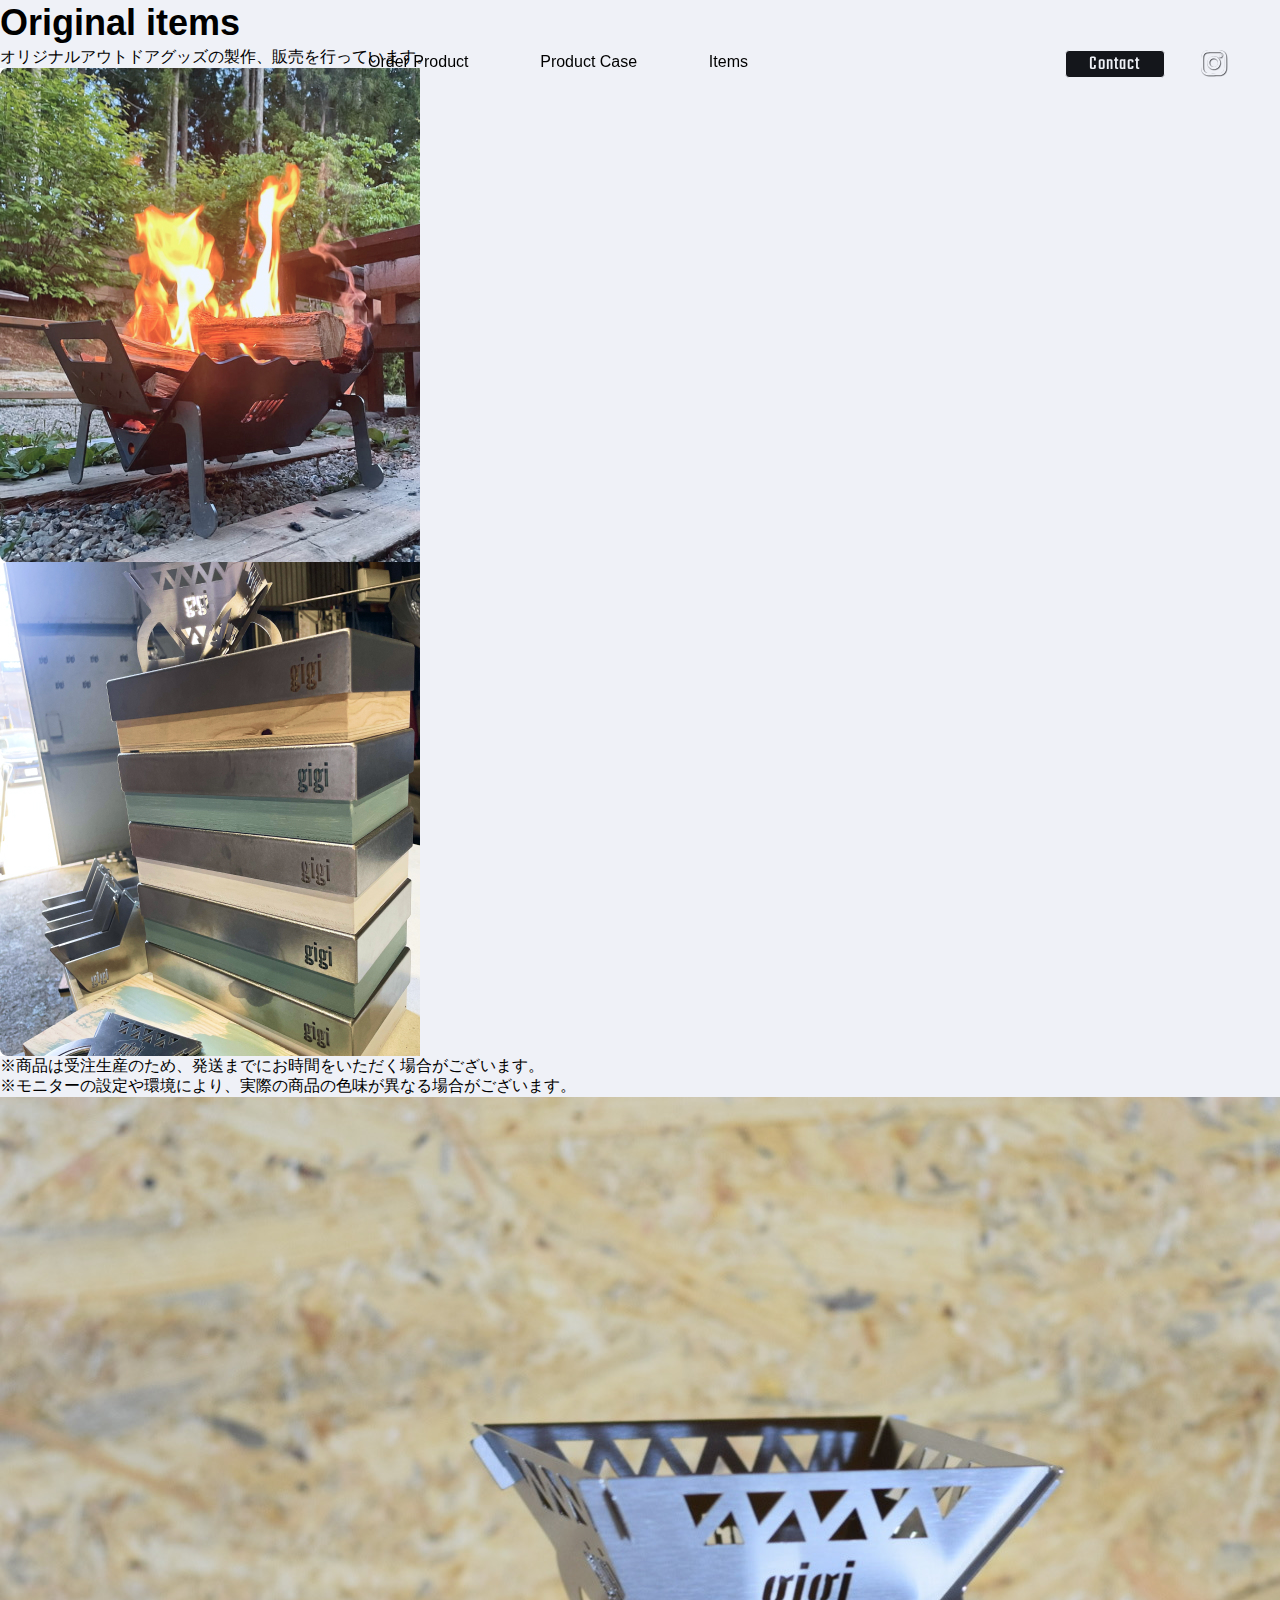
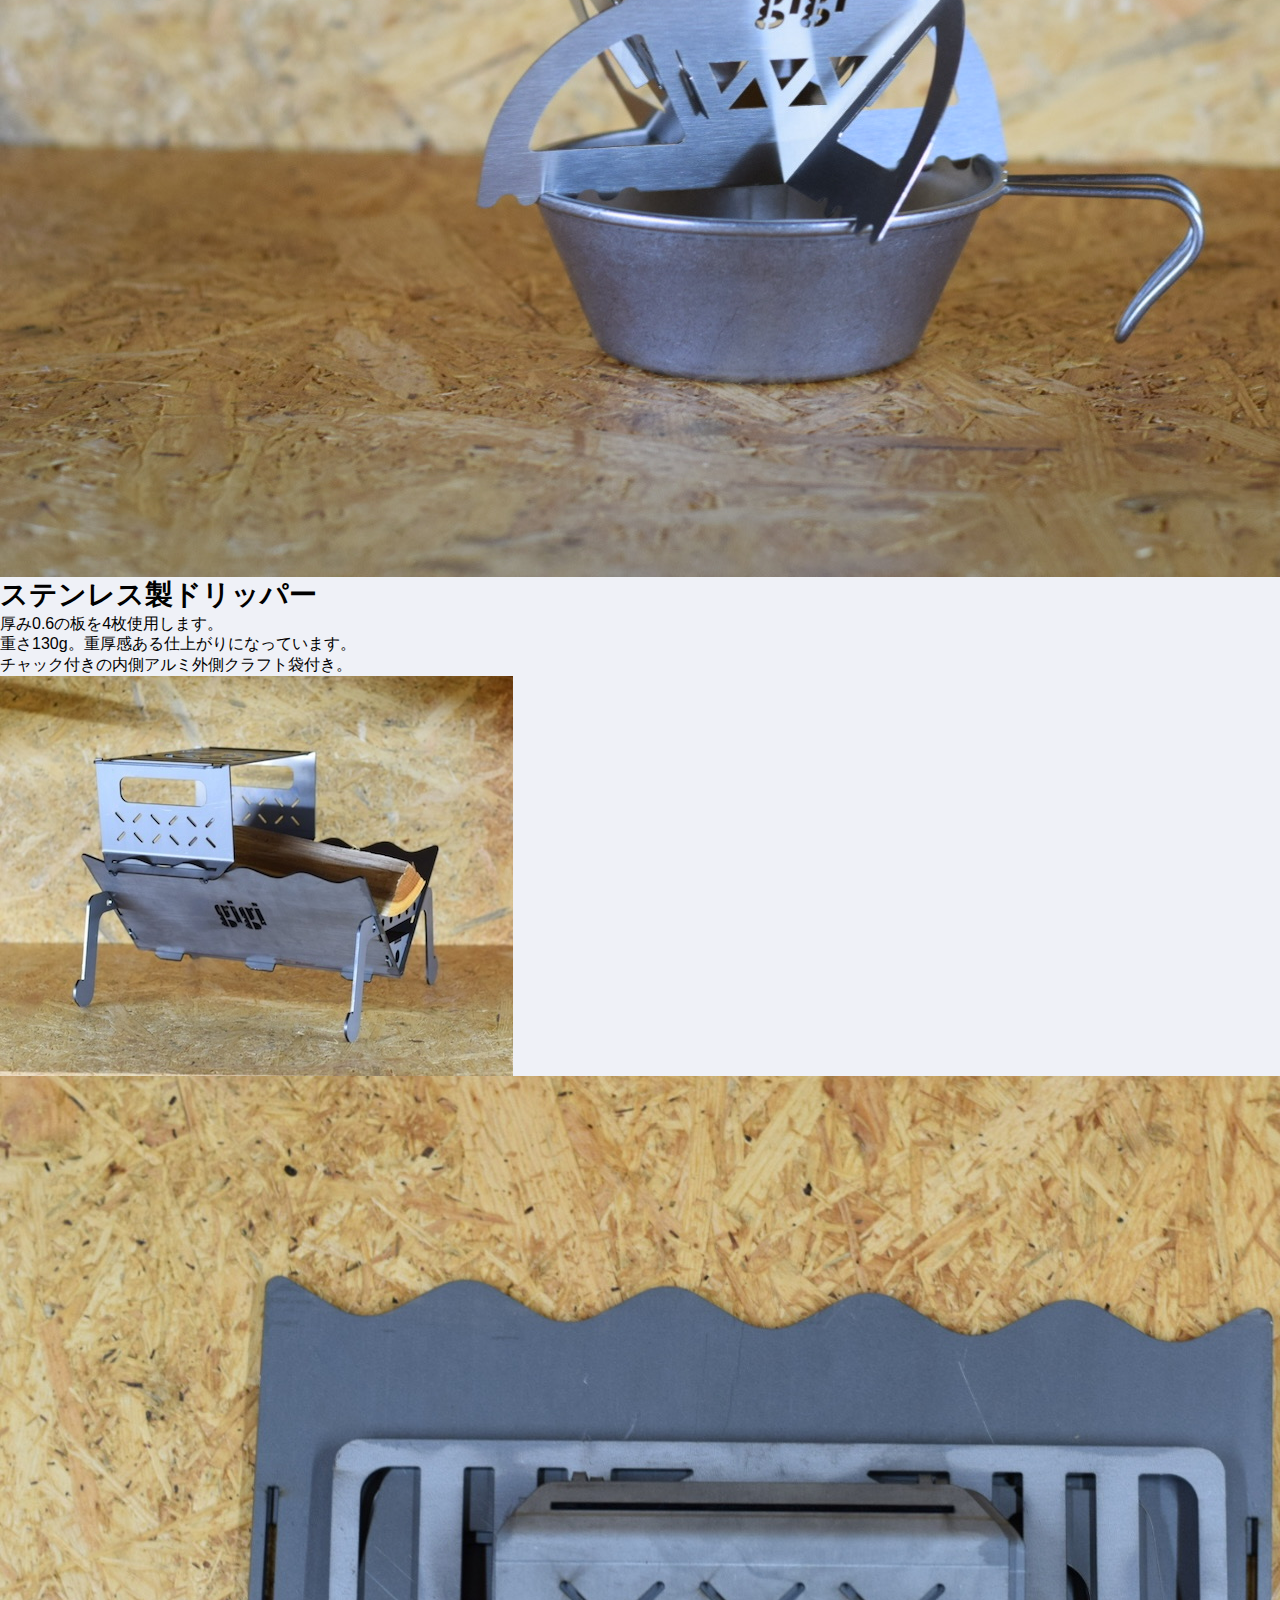
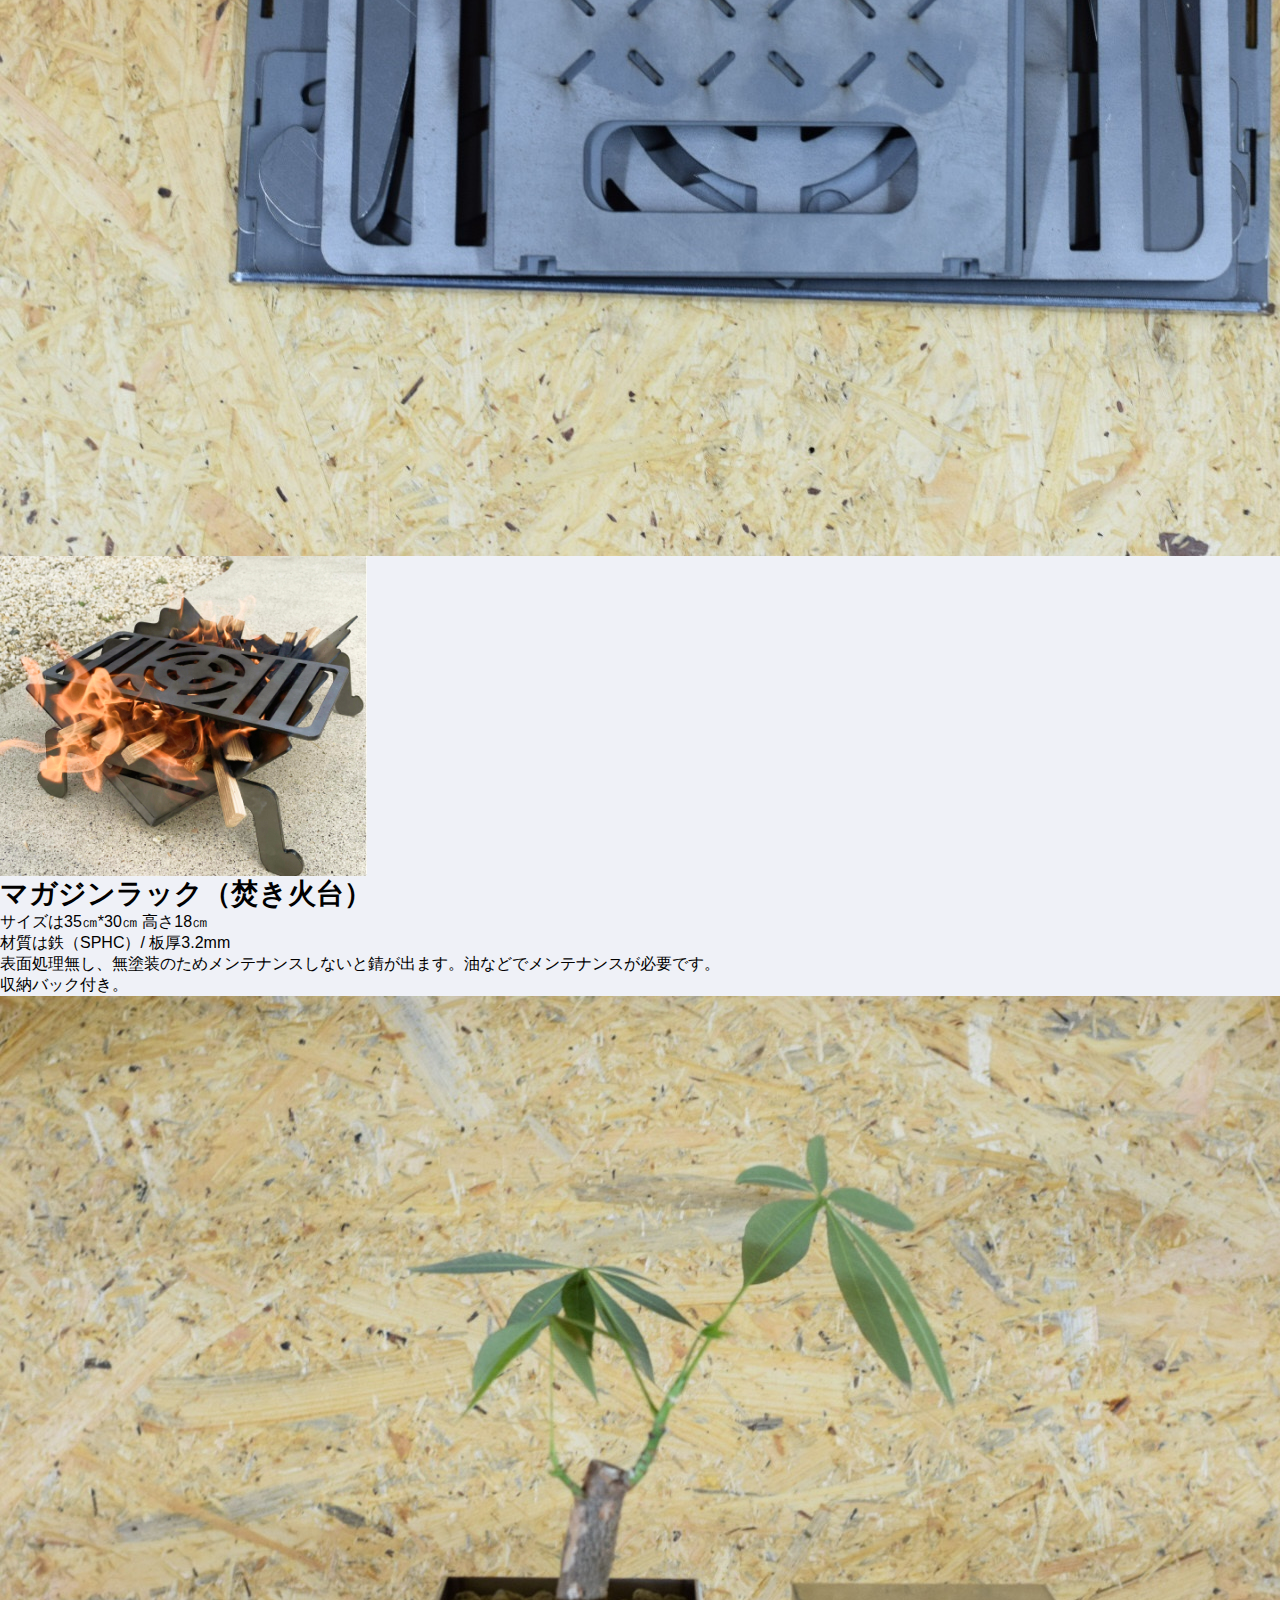
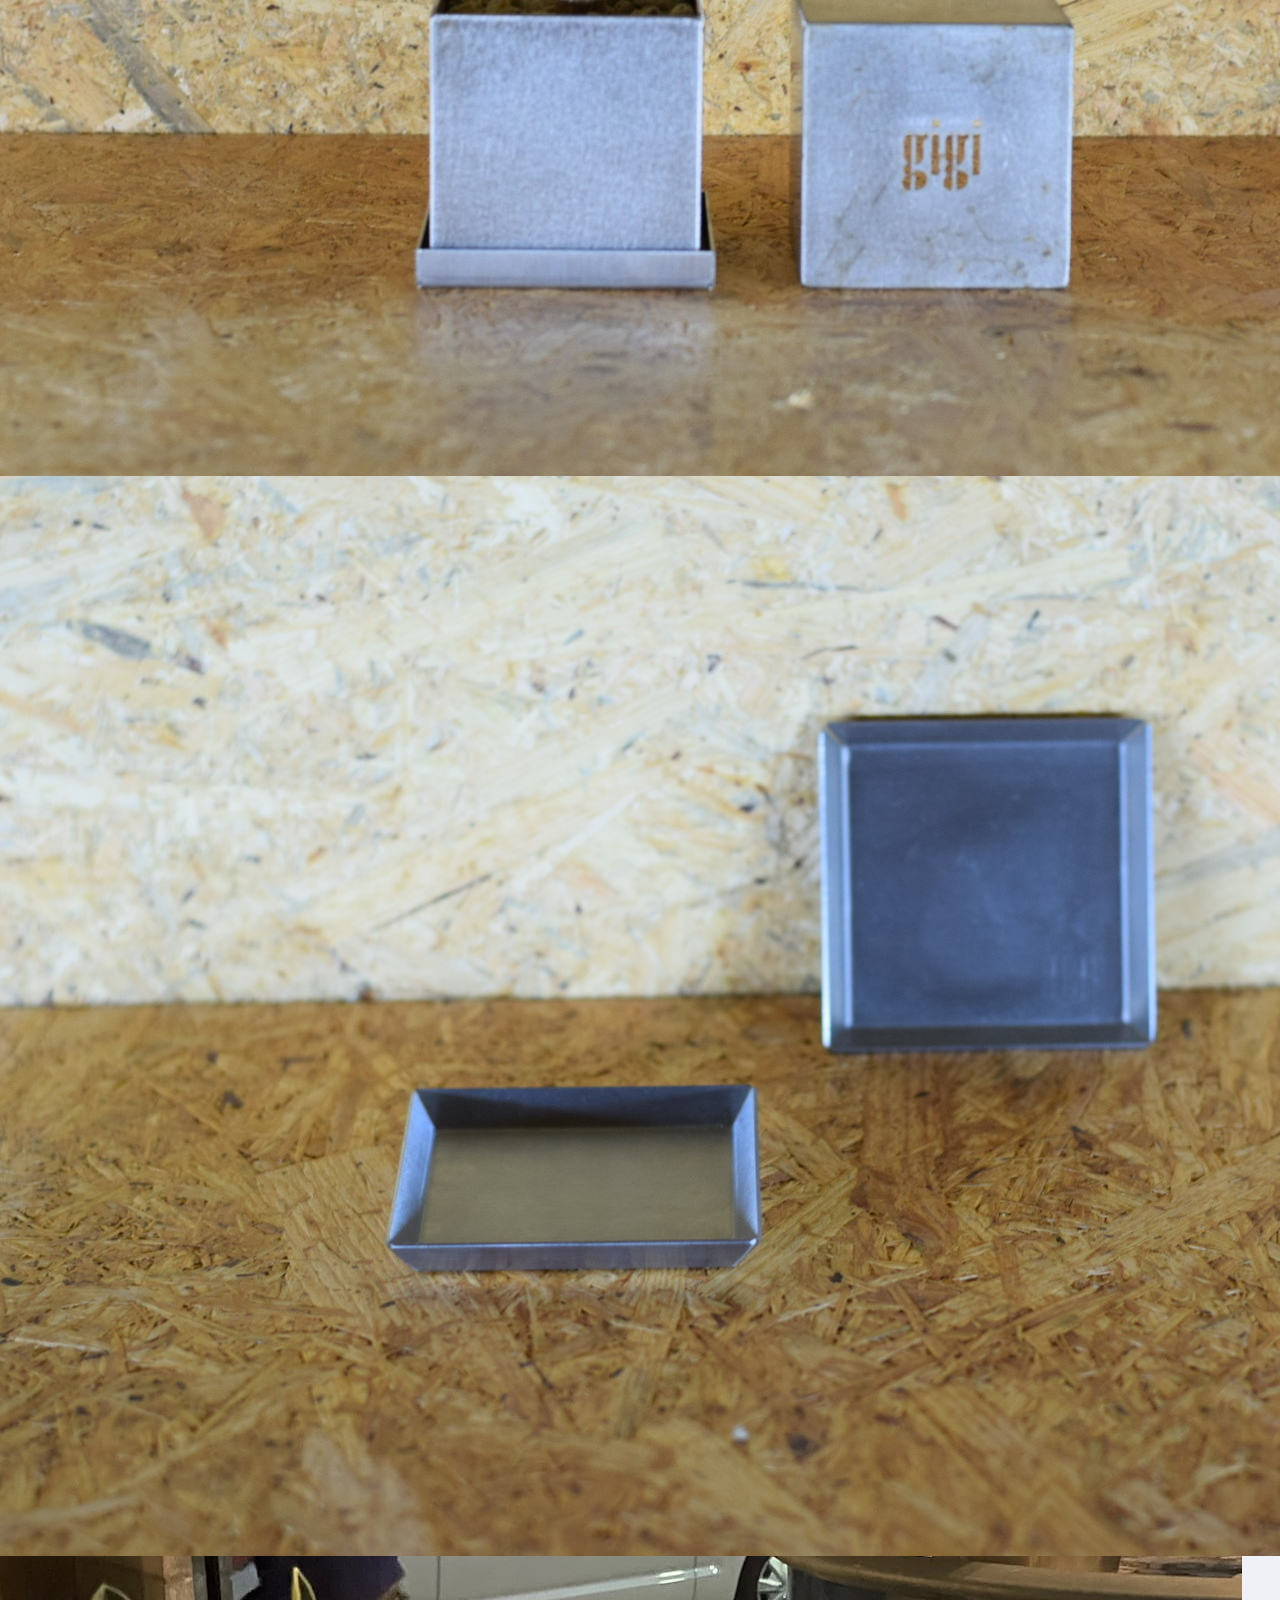
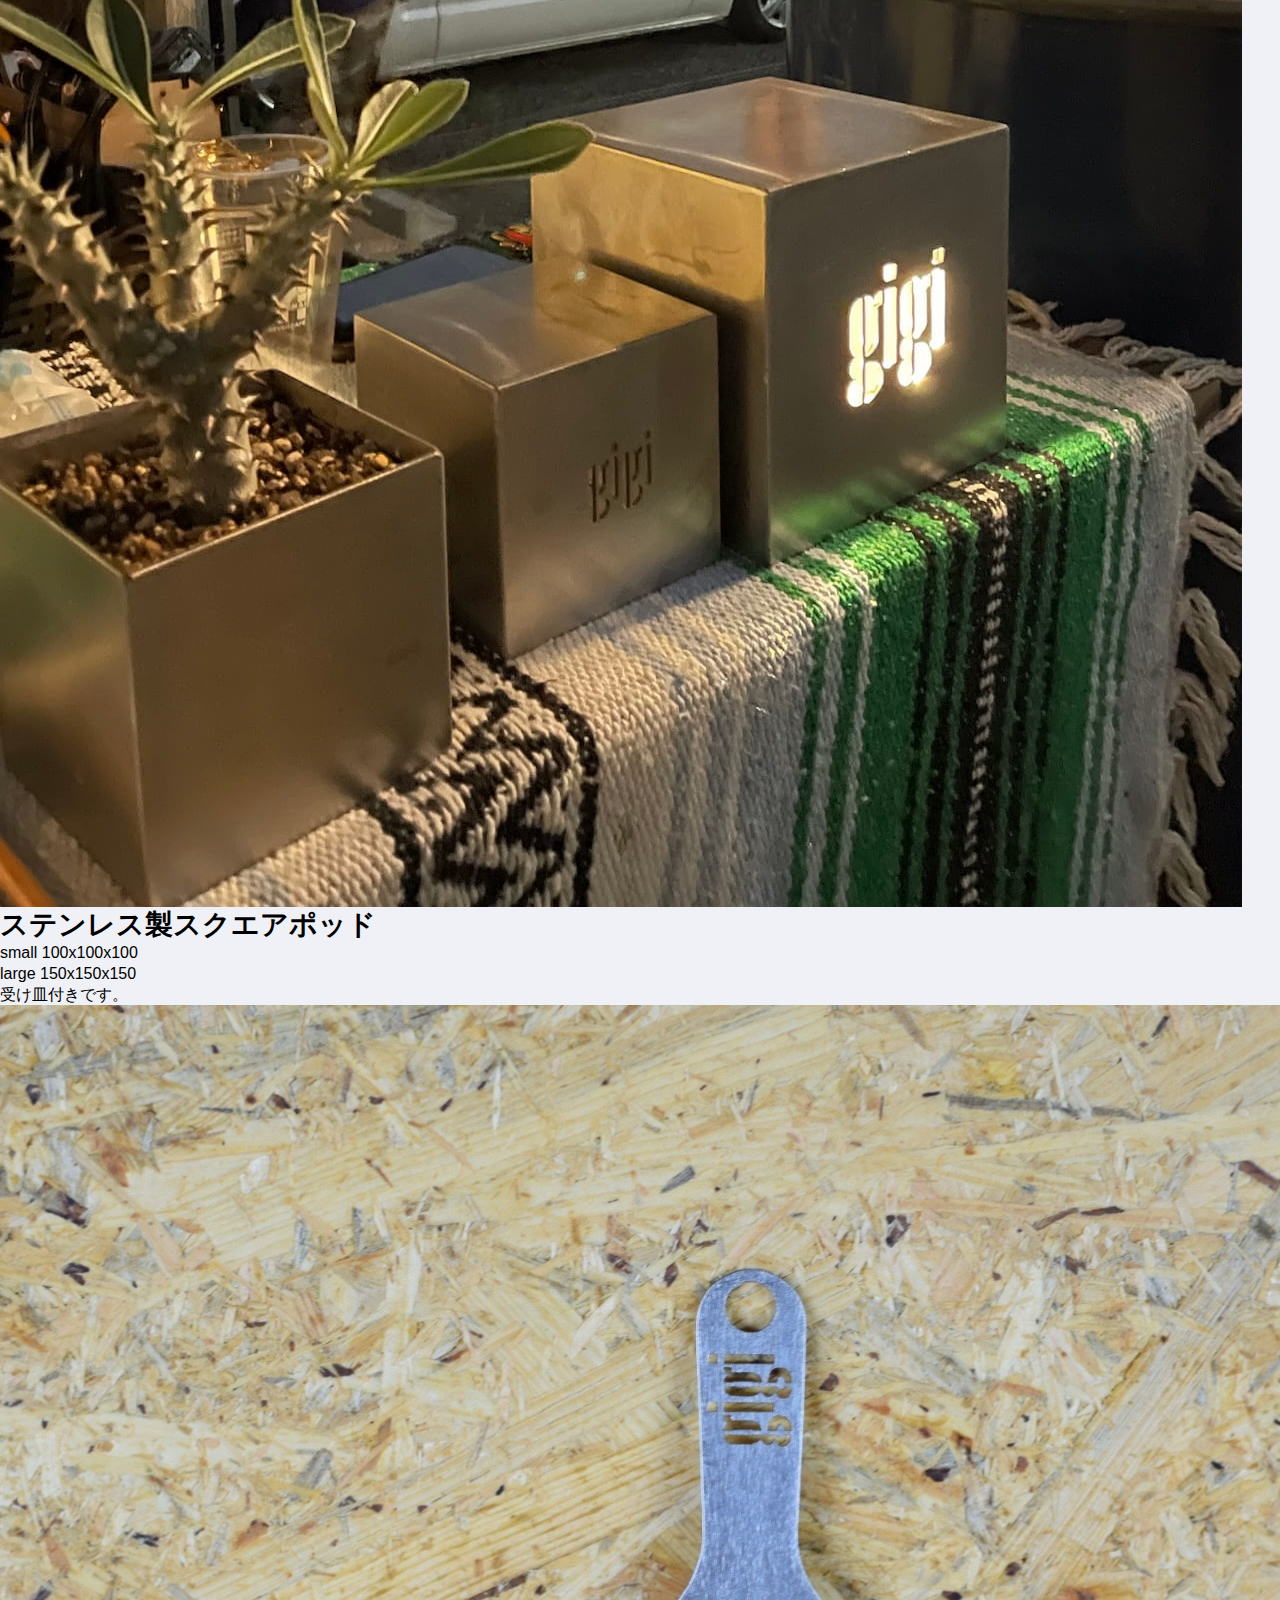
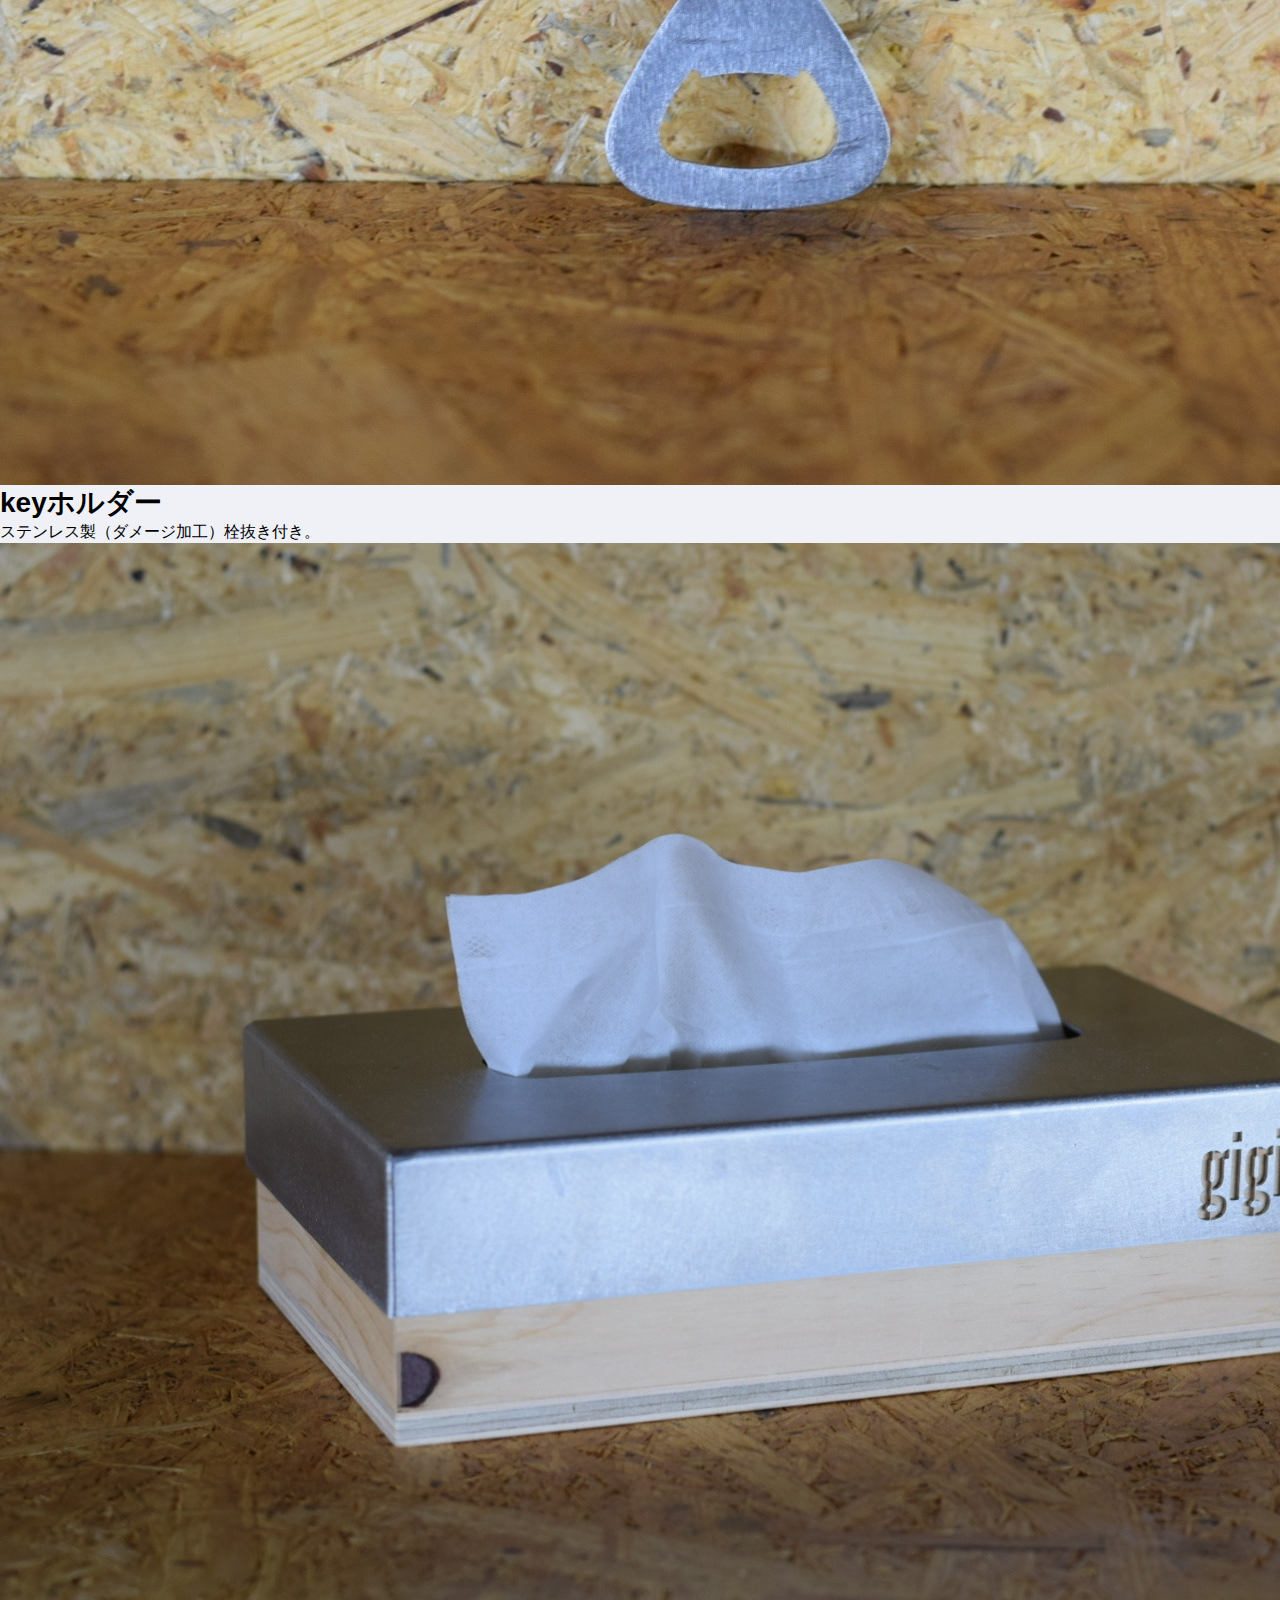
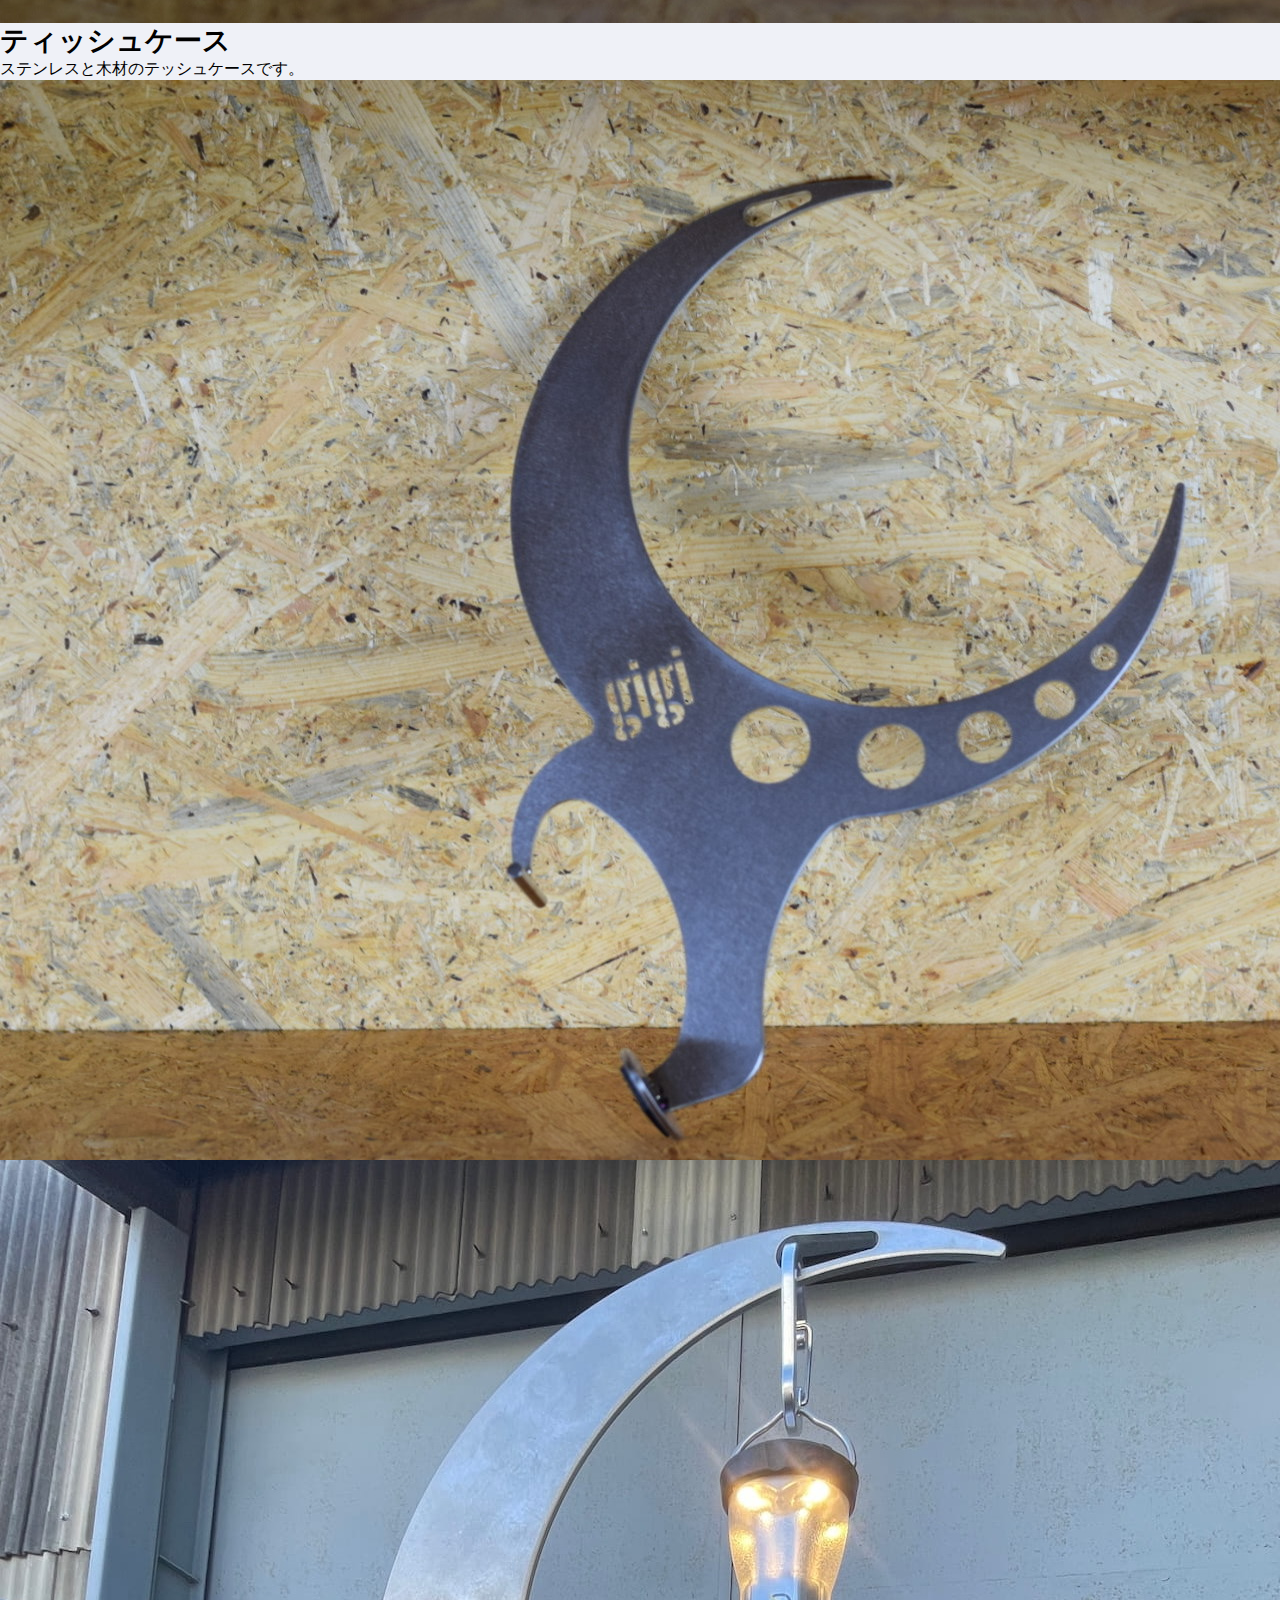
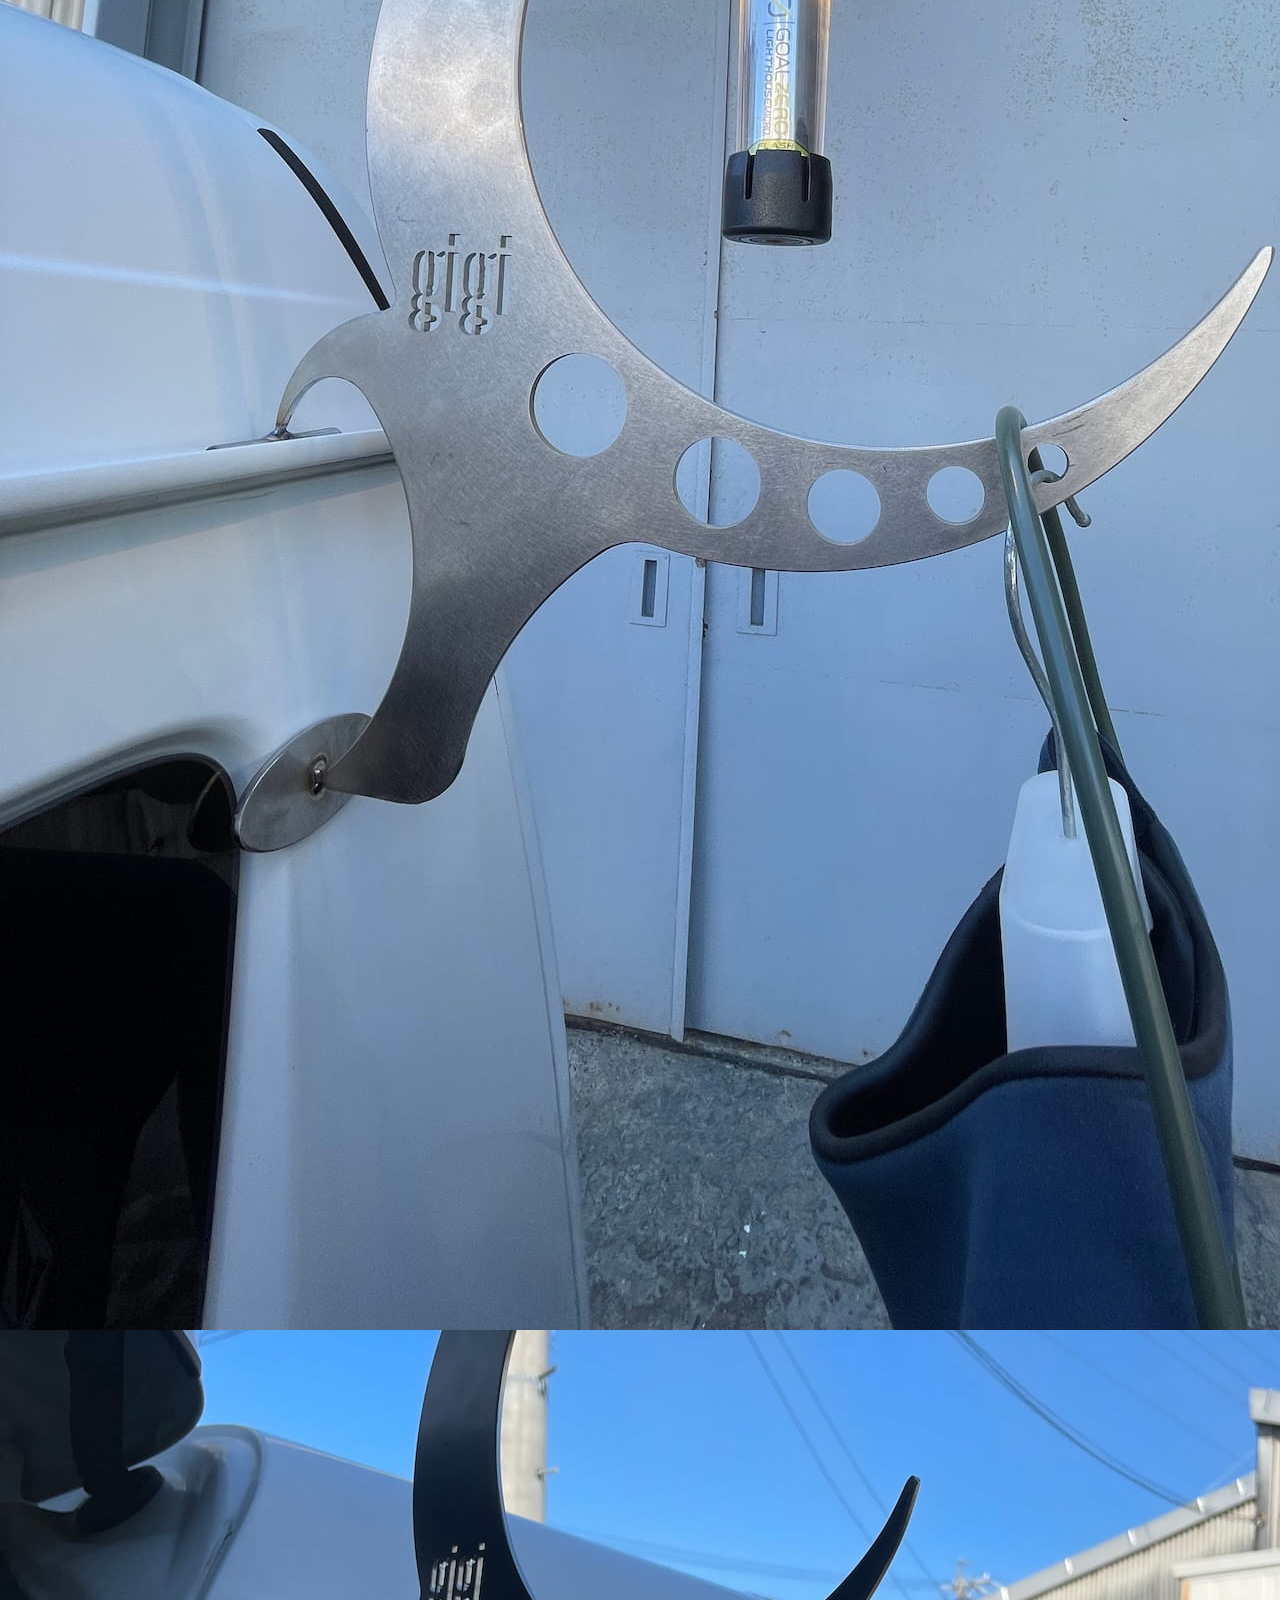
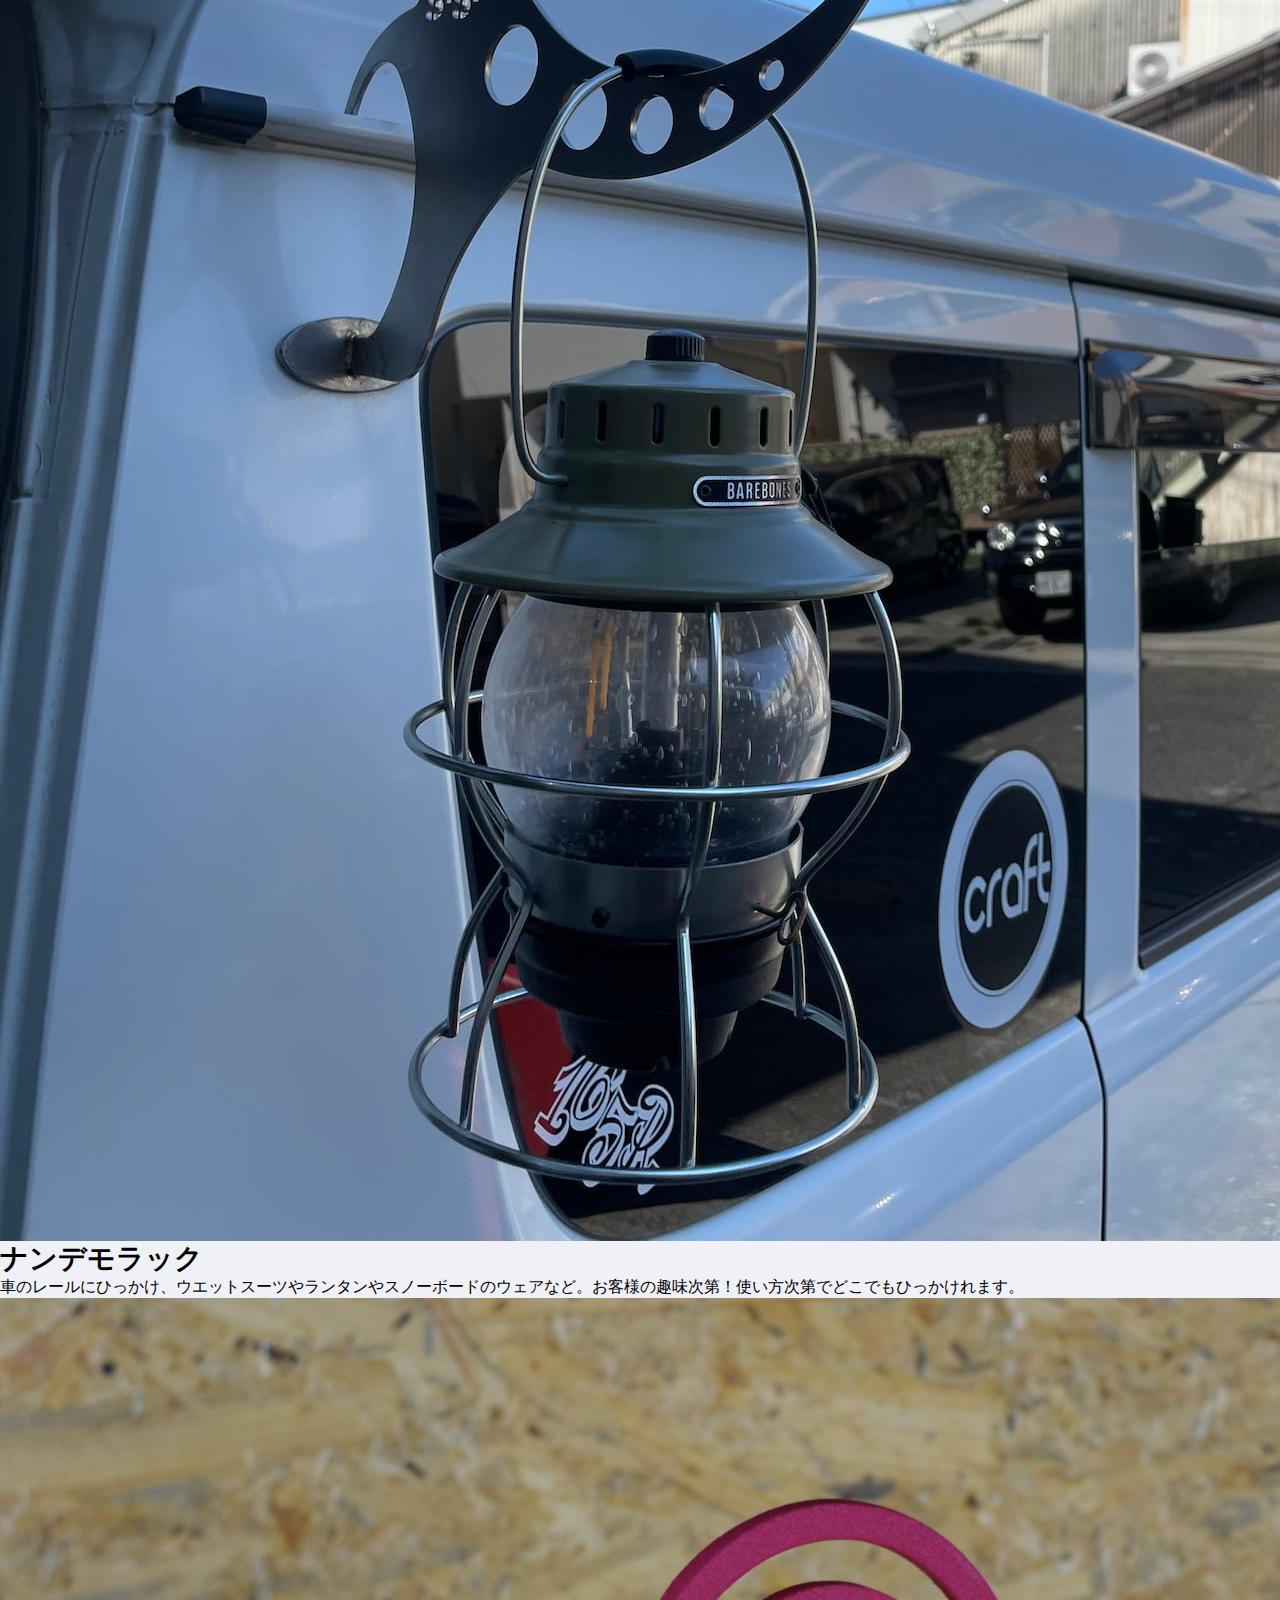
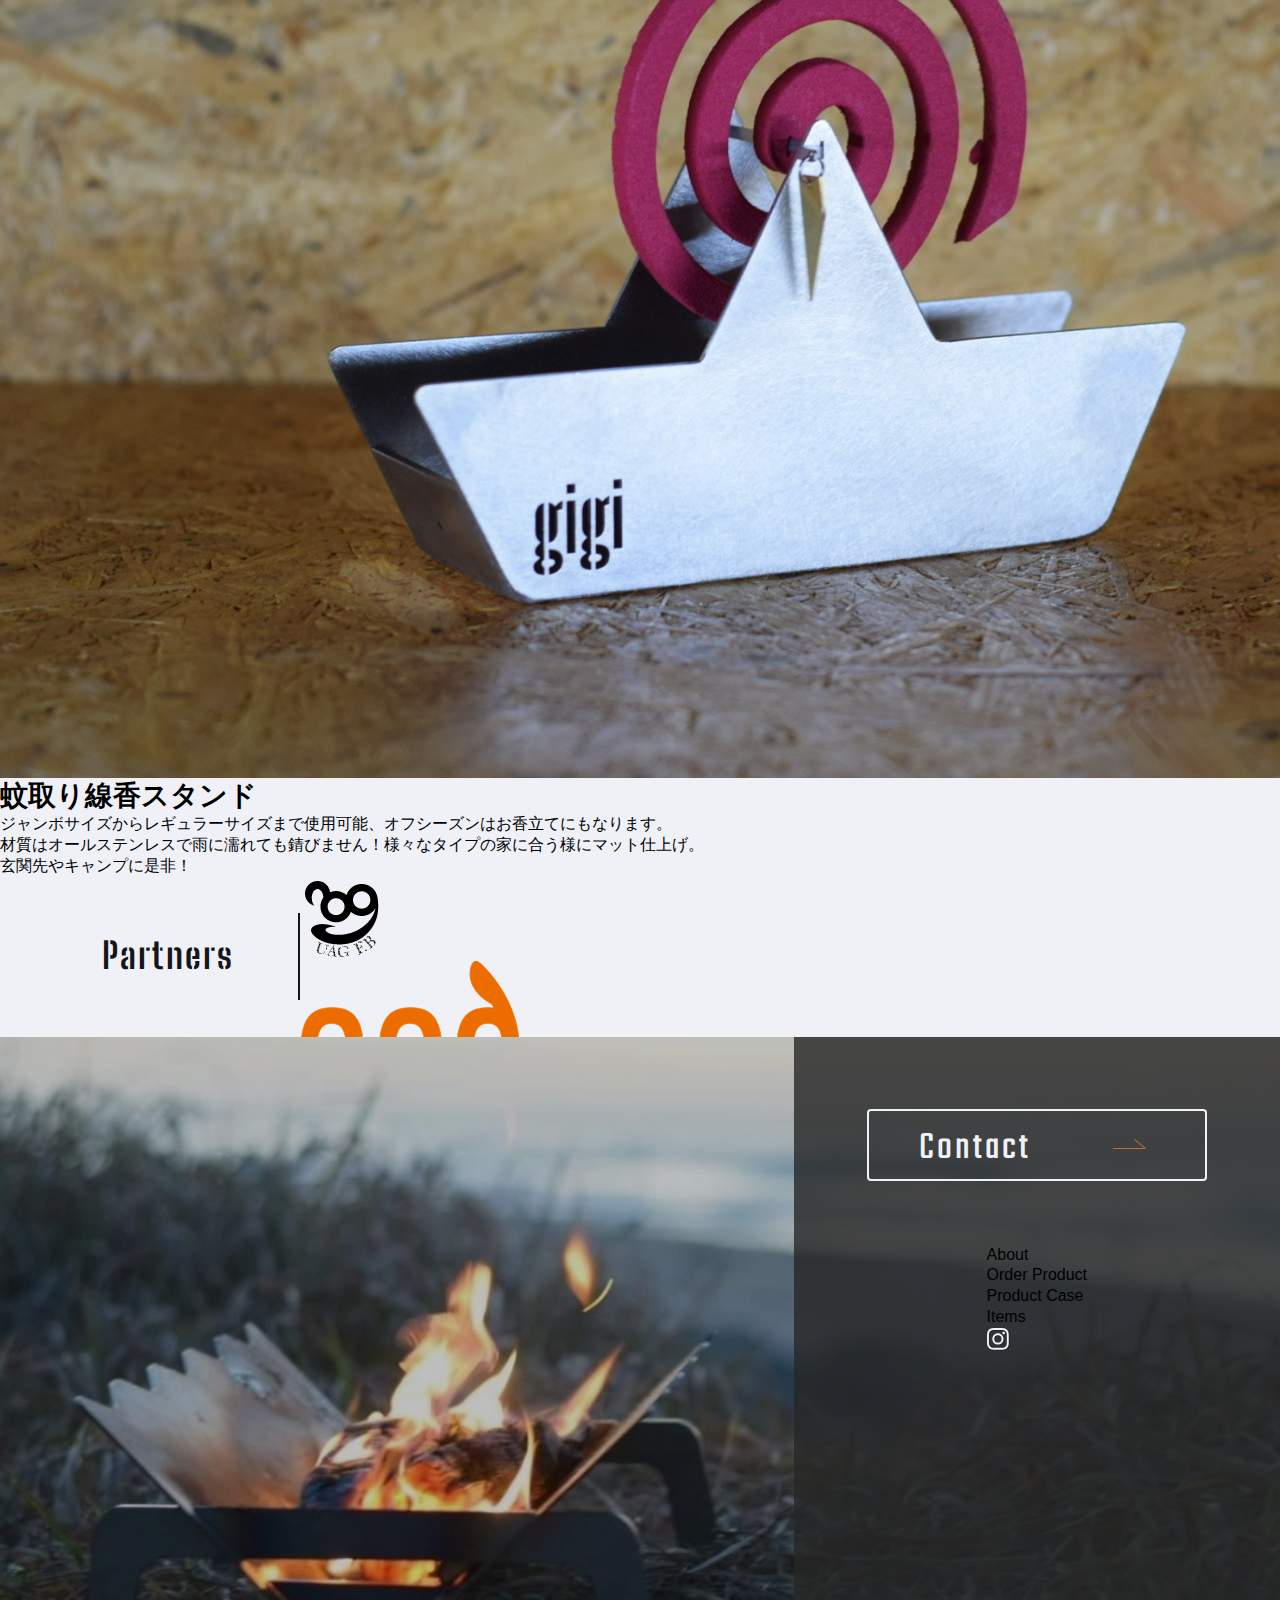
<file: archive-item.html>
<!DOCTYPE html>
<html lang="ja">
<head>
    <meta charset="UTF-8">
    <meta name="viewport" content="width=device-width, initial-scale=1.0">
    <title>gigifurniture</title>
    <meta name="description" content="オーダーメイド家具やオリジナルアウトドアグッズを製作、提供しています。鉄や木材の素材を活かしたインダストリアルデザインが特徴です。">
    <meta name="keywords" content="gigi,furniture,custommade,outdoorgoods,iron,wood,industrial">
    <link rel="stylesheet" href="./css/style.css">
    <link rel="stylesheet" href="./css/swiper-bundle.min.css">

    <link rel="preconnect" href="https://fonts.googleapis.com">
    <link rel="preconnect" href="https://fonts.gstatic.com" crossorigin>
    <link href="https://fonts.googleapis.com/css2?family=Big+Shoulders+Stencil+Text:wght@100..900&family=Fuzzy+Bubbles:wght@400;700&family=Noto+Sans+JP:wght@100..900&family=Oswald:wght@200..700&family=Teko:wght@300..700&display=swap" rel="stylesheet">
    <link rel="icon" href="#" sizes="16x16" type="image/png">  <!-- ファビコン読み込み -->
    <script defer src="./js/main.js"></script>
</head>
<body>
    <div class="l-wrapper archive-item-page">
        <div class="p-sidebar">
            <ul class="menu">
                <li class="menu__item"><a href="./index.html">
                    <h2 class="menu__title">About</h2>
                    <div class="menu__lead">
                        <p class="c-square-mark"></p>
                        <p>gigi furnitureについて</p>
                    </div>
                </a></li>
                <li class="menu__item"><a href="./index.html">
                    <h2 class="menu__title">Order Product</h2>
                    <div class="menu__lead">
                        <p class="c-square-mark"></p>
                        <p>オーダーメイド家具について</p>
                    </div>
                </a></li>
                <li class="menu__item"><a href="./archive.html">
                    <h2 class="menu__title">Product Case</h2>
                    <div class="menu__lead">
                        <p class="c-square-mark"></p>
                        <p>オーダーメイド家具の制作事例</p>
                    </div>
                </a></li>
                <li class="menu__item"><a href="./archive-item.html">
                    <h2 class="menu__title">Items</h2>
                    <div class="menu__lead">
                        <p class="c-square-mark"></p>
                        <p>アウトドアグッズの商品一覧</p>
                    </div>
                </a></li>
            </ul>
            <div class="link-unit">
                <div class="c-contact-btn--small"><a href="mailto:gigifurniture8@gmail.com?subject=問い合わせ">Contact</a></div>
                <div class="c-insta-icon"><a href="https://www.instagram.com/gigi_furniture8/" target="_blank" rel="noopener noreferrer">
                    <svg id="Layer_1" data-name="Layer 1" xmlns="http://www.w3.org/2000/svg" viewBox="0 0 1100 1100"><path class="cls-1" d="M295.42,6c-53.2,2.51-89.53,11-121.29,23.48-32.87,12.81-60.73,30-88.45,57.82S40.89,143,28.17,175.92c-12.31,31.83-20.65,68.19-23,121.42S2.3,367.68,2.56,503.46,3.42,656.26,6,709.6c2.54,53.19,11,89.51,23.48,121.28,12.83,32.87,30,60.72,57.83,88.45S143,964.09,176,976.83c31.8,12.29,68.17,20.67,121.39,23s70.35,2.87,206.09,2.61,152.83-.86,206.16-3.39S799.1,988,830.88,975.58c32.87-12.86,60.74-30,88.45-57.84S964.1,862,976.81,829.06c12.32-31.8,20.69-68.17,23-121.35,2.33-53.37,2.88-70.41,2.62-206.17s-.87-152.78-3.4-206.1-11-89.53-23.47-121.32c-12.85-32.87-30-60.7-57.82-88.45S862,40.87,829.07,28.19c-31.82-12.31-68.17-20.7-121.39-23S637.33,2.3,501.54,2.56,348.75,3.4,295.42,6m5.84,903.88c-48.75-2.12-75.22-10.22-92.86-17-23.36-9-40-19.88-57.58-37.29s-28.38-34.11-37.5-57.42c-6.85-17.64-15.1-44.08-17.38-92.83-2.48-52.69-3-68.51-3.29-202s.22-149.29,2.53-202c2.08-48.71,10.23-75.21,17-92.84,9-23.39,19.84-40,37.29-57.57s34.1-28.39,57.43-37.51c17.62-6.88,44.06-15.06,92.79-17.38,52.73-2.5,68.53-3,202-3.29s149.31.21,202.06,2.53c48.71,2.12,75.22,10.19,92.83,17,23.37,9,40,19.81,57.57,37.29s28.4,34.07,37.52,57.45c6.89,17.57,15.07,44,17.37,92.76,2.51,52.73,3.08,68.54,3.32,202s-.23,149.31-2.54,202c-2.13,48.75-10.21,75.23-17,92.89-9,23.35-19.85,40-37.31,57.56s-34.09,28.38-57.43,37.5c-17.6,6.87-44.07,15.07-92.76,17.39-52.73,2.48-68.53,3-202.05,3.29s-149.27-.25-202-2.53m407.6-674.61a60,60,0,1,0,59.88-60.1,60,60,0,0,0-59.88,60.1M245.77,503c.28,141.8,115.44,256.49,257.21,256.22S759.52,643.8,759.25,502,643.79,245.48,502,245.76,245.5,361.22,245.77,503m90.06-.18a166.67,166.67,0,1,1,167,166.34,166.65,166.65,0,0,1-167-166.34" transform="translate(-2.5 -2.5)"/></svg></a>
                </div>
            </div>
        </div>
        
        <main class="l-main">
            <header class="l-header">
                <div class="p-header">
                    <div class="gigi-logo">
                        <a href="./index.html"><svg id="_レイヤー_1" data-name=" レイヤー 1" xmlns="http://www.w3.org/2000/svg" version="1.1" viewBox="0 0 305 290">
                            <path class="cls-1" d="M202.2,279c-.4,0-.7-.2-1.1-.2-3.2-.2-6.4-.2-9.6-.7-4.4-.7-8.8-1.2-13-2.8-2.8-1-5.8-2-8.4-3.4-2.3-1.3-4.4-3-6.4-4.8-2.2-2-3.6-4.7-4.7-7.4-1.3-3.1-1.9-6.3-2.1-9.7,0-1.9-.2-3.8,0-5.6.2-1.5,1-3,1.6-4.4,1.3-2.9,3.4-5.3,5.7-7.4,1.8-1.6,3.7-3.1,5.8-4.4,3-1.9,6.2-3.6,9.2-5.3.3-.2.6-.3.6-.4-2.4-1.1-4.9-2.3-7.4-3.6-1.6-.9-3.1-2-4.4-3.2-1.1-1-2.1-2.3-3-3.6-2.3-3.7-3.4-7.9-3-12.2.2-2.6.9-5.1,2.1-7.5,2.1-4,4.9-7.5,8.3-10.5,2.1-1.9,4.6-3.6,6.9-5.3.4-.3.9-.4,1.5-.7-1-.8-2-1.6-3-2.3-3.8-2.9-6.8-6.4-8.9-10.7-1.5-3-3.1-6-3.8-9.2-.4-1.9-.8-3.9-1-5.9-.3-2.6-.6-5.2-.8-7.8,0-.3,0-.6,0-.9,0-14.2,0-28.4,0-42.6,0-3.8.8-7.7,1.2-11.5.3-3.7,1.4-7.2,2.7-10.6,1-2.8,2.6-5.4,4.4-7.8,1.7-2.2,3.6-4.2,5.8-5.8,2.2-1.7,4.8-3.1,7.5-4.1,3.3-1.3,6.7-2,10.1-2.4,3.6-.4,7.4-.6,11.1-.2,4.4.5,8.6,1.5,12.7,3.4,4.6,2.1,8,5.3,11.4,8.8.7.7,1.3,1.6,2.1,2.6.8-.8,1.5-1.6,2.2-2.3,2.9-3.1,6.3-5.7,9.9-8,2.6-1.7,5.4-2.9,8.3-4,1.3-.5,2.8-.4,4.3-.6v26.8c-1.8.2-3.5.4-5.2.5-3,.1-5.8.8-8.6,1.7-1.1.3-2.1.8-3.1,1.3-.2,0-.4.5-.3.8.2,1.5.6,3.1.8,4.6.2,1.4.4,2.9.4,4.4,0,16.2,0,32.5,0,48.7,0,3.2-.5,6.5-1.1,9.7-.5,2.6-1.2,5.1-2.1,7.6-1.3,3.7-3.2,7.2-5.7,10.3-2.1,2.6-4.8,4.5-7.6,6.2-2.6,1.6-5.4,2.6-8.3,3.5-1.9.6-4,.9-6,1.1-3.8.3-7.6.5-11.4.4-2.1,0-3.4.4-4.5,2.2-1,1.7-2.2,3.4-2.1,5.5,0,1.5.8,2.8,2,3.8,3.3,2.8,7.5,3.5,11.6,4.4,1.9.4,3.7.7,5.6,1.1,2.2.4,4.5.7,6.8,1.1,5.1,1,10.3,1.9,15.2,3.9,4.3,1.7,8.6,3.6,12.2,6.6,2.9,2.4,5.3,5.1,7.1,8.4,1.8,3.1,3.2,6.4,3.8,10,.3,1.9.6,3.8.7,5.7.1,1.4,0,2.8,0,4.1.2,4-.6,7.9-1.6,11.7-1.2,4.8-3.6,8.8-6.5,12.7-3.5,4.7-8.1,7.9-13.2,10.4-3.6,1.7-7.2,3.3-11.1,4-3.6.7-7.2,1.2-10.9,1.7-1.6.2-3.2.2-4.8.2-.3,0-.6.1-1,.2h-5.7,0ZM211.3,119.1v-22.1c0-2.8,0-5.6-.6-8.3-.7-2.9-2.1-5.3-5.1-6.2-2.1-.7-4.2-.7-6.4-.2-2.8.7-4.2,2.7-5,5-.8,2.5-1,5.2-1,7.8,0,16.9,0,33.9,0,50.8,0,2.2.4,4.4,1.5,6.4,1,1.9,2.6,3.3,4.7,3.8,1.1.3,2.4,0,3.6.1,2.8.2,4.8-1.3,6.3-3.4,1.5-2.1,1.8-4.6,1.9-7,.1-8.9,0-17.8,0-26.7h0ZM186.1,242.1c-.2,2.1.6,3.9,1.8,5.4,1.7,2.2,4.1,3.8,6.8,4.5,2.5.7,5.2,1.2,7.9,1.3,3.8.1,7.7,0,11.4-.4,3.8-.5,7.5-1.6,10.8-3.8,1.2-.8,2.5-1.9,3.2-3.2,1.5-2.6,1.3-5.5.1-8.1-.9-2.2-3-3.3-5.1-4.2-2.8-1.2-5.7-1.8-8.6-2.4-5.1-1-10.1-2.1-15.2-3.1-1-.2-1.9-.5-2.9.1-2.9,1.9-5.7,3.9-7.8,6.8-1.6,2.2-2.2,4.6-2.4,7.1h0Z"/>
                            <path class="cls-1" d="M0,245.1c.7-1.9,1.3-3.8,2.1-5.6.5-1.2,1.3-2.4,2.2-3.4,1.8-1.9,3.5-3.9,5.6-5.5,2.6-2,5.4-3.6,8.2-5.4,1.7-1,3.5-1.9,5.2-2.8-3-1.1-6.1-2.1-8.8-4.1-2.6-1.9-4.8-4-6.4-6.7-1-1.6-1.7-3.5-2.1-5.4-.5-2-.7-4.1-.7-6.1,0-2.8.9-5.4,2.3-7.9,1.6-2.9,3.5-5.5,5.8-7.8,1.7-1.7,3.6-3.3,5.4-4.9,1.2-1,2.4-1.9,3.7-2.7.5-.3,1-.5,1.6-.8-1.4-1.2-2.7-2.4-4.1-3.4-2.2-1.7-3.9-3.9-5.6-6.1-2.9-3.9-4.6-8.3-5.9-12.9-.7-2.6-1.1-5.3-1.3-8-.3-3.7-.4-7.4-.4-11.1,0-12.6-.1-25.1,0-37.7,0-4.7.3-9.4,1.3-14,1-4.4,2.5-8.6,4.5-12.6,1.6-3.1,4-5.5,6.5-7.8,1.8-1.7,3.7-2.9,5.8-4,1.8-.9,3.6-1.7,5.5-2.3,3.3-1.1,6.7-1.8,10.2-1.8,1,0,2-.1,3-.2,3.8-.2,7.6.2,11.3,1.1,4,.9,7.8,2.5,11.2,4.7,3.3,2,5.9,4.9,8.3,7.9.3.4.7.8.9,1.1,1.4-1.3,2.7-2.6,4-3.8,1.7-1.4,3.3-2.8,5.1-4.2,1.5-1.2,2.9-2.3,4.5-3.3,1.5-.9,3.1-1.7,4.7-2.3,1.9-.7,4-1,6-1.5.2,0,.3,0,.6,0v27c-6.1.5-12.2.8-17.5,3.7.4,1.8,1,3.5,1,5.2.1,18.1.3,36.2.2,54.4,0,8-2,15.6-6.1,22.5-1.4,2.4-3.3,4.5-5.5,6.4-2.2,2.1-4.8,3.6-7.5,4.8-3,1.4-6.1,2.4-9.5,2.9-4.9.8-9.8.8-14.6.8-.4,0-.8-.1-1.5-.2-.8,1.1-1.9,2.2-2.7,3.4-1.7,2.6-2.1,5.4.2,7.9,1.5,1.8,3.8,2.5,5.9,3.2,1.4.5,2.9.9,4.4,1.2,2.1.4,4.3.8,6.4,1.1,1,.2,1.9.3,2.9.4,4,.8,8.1,1.5,12.1,2.3,5.1,1.1,10,3,14.6,5.4,3.6,1.8,6.6,4.4,9.2,7.4,1.9,2.1,3.5,4.4,4.7,6.9,1.6,3.4,2.8,7,2.9,10.8,0,2.5.4,5,.4,7.4-.2,5.1-.8,10.1-2.8,14.8-1.4,3.5-3.5,6.6-6,9.5-4.1,4.8-9.2,8.1-14.9,10.7-3.1,1.4-6.4,2.6-9.8,3-2.6.4-5.1,1.1-7.6,1.4-2.3.3-4.6.3-6.9.4-.4,0-.7.1-1.1.2h-5.9c-1.1-.1-2.2-.3-3.2-.4-3.2-.3-6.4-.5-9.6-.9-2.4-.3-4.9-.7-7.2-1.4-3.3-1-6.6-1.9-9.6-3.4-4.4-2.2-8.3-4.9-11.1-9-2.3-3.5-3.9-7.3-4.1-11.6,0-.9-.3-1.9-.4-2.8v-4.4h0ZM54.4,119.1c0-8.9,0-17.7,0-26.6,0-1.2-.1-2.5-.4-3.7-.7-2.7-1.9-5-4.6-6.2-1.8-.8-3.7-1-5.6-.7-1.9.2-3.6,1-4.8,2.6-1.7,2.4-2.5,5.1-2.5,8,0,17.4,0,34.8,0,52.2,0,1,0,2,.2,3,.5,2.2.8,4.4,2.5,6.1,1.4,1.4,2.9,2.6,5.1,2.4.8,0,1.7.1,2.4,0,1.1-.2,2.3-.4,3.3-1,3-1.9,4.3-4.9,4.4-8.3,0-9.2,0-18.5,0-27.7ZM49.3,253.6c2.9-.3,5.8-.4,8.6-.9,2.2-.4,4.4-1,6.4-1.8,1.7-.7,3.4-1.7,4.9-2.8,2.9-2.1,3.3-5.2,2.7-8.5-.2-.9-.5-1.8-.9-2.5-1.6-2.5-4.3-3.6-6.9-4.4-2.6-.8-5.3-1.2-8-1.8-4.2-.9-8.4-1.8-12.6-2.7-1.7-.4-3.4-.6-5,.6-3.5,2.6-6.8,5.1-8.4,9.3-1.2,3.1-1,6.1.8,8.9,1.7,2.7,4.4,4.2,7.3,5.1,3.6,1,7.3,1.5,11.2,1.5h0Z"/>
                            <path class="cls-1" d="M142.8,220.1h-30.2V56.3h30.2v163.7h0Z"/>
                            <path class="cls-1" d="M299.5,220.1h-30.1V56.3h30.1v163.8Z"/>
                            <path class="cls-1" d="M142.9,0v29.9h-30.1V0h30.1Z"/>
                            <path class="cls-1" d="M269.4,29.9V0h30.1v29.9h-30.1,0Z"/></svg>
                        </a>
                    </div>
                    <nav class="header__nav">
                        <ul class="menu">
                            <li class="menu__item"><a href="./index.html">Order Product</a></li>
                            <li class="menu__item"><a href="./archive.html">Product Case</a></li>
                            <li class="menu__item"><a href="./archive-item.html">Items</a></li>
                        </ul>
                    </nav>
                    <div class="link-unit">
                        <div class="c-contact-btn--small"><a href="mailto:gigifurniture8@gmail.com?subject=問い合わせ">Contact</a></div>
                        <div class="c-insta-icon"><a href="https://www.instagram.com/gigi_furniture8/" target="_blank" rel="noopener noreferrer">
                            <svg id="Layer_1" data-name="Layer 1" xmlns="http://www.w3.org/2000/svg" viewBox="0 0 1100 1100"><path class="cls-1" d="M295.42,6c-53.2,2.51-89.53,11-121.29,23.48-32.87,12.81-60.73,30-88.45,57.82S40.89,143,28.17,175.92c-12.31,31.83-20.65,68.19-23,121.42S2.3,367.68,2.56,503.46,3.42,656.26,6,709.6c2.54,53.19,11,89.51,23.48,121.28,12.83,32.87,30,60.72,57.83,88.45S143,964.09,176,976.83c31.8,12.29,68.17,20.67,121.39,23s70.35,2.87,206.09,2.61,152.83-.86,206.16-3.39S799.1,988,830.88,975.58c32.87-12.86,60.74-30,88.45-57.84S964.1,862,976.81,829.06c12.32-31.8,20.69-68.17,23-121.35,2.33-53.37,2.88-70.41,2.62-206.17s-.87-152.78-3.4-206.1-11-89.53-23.47-121.32c-12.85-32.87-30-60.7-57.82-88.45S862,40.87,829.07,28.19c-31.82-12.31-68.17-20.7-121.39-23S637.33,2.3,501.54,2.56,348.75,3.4,295.42,6m5.84,903.88c-48.75-2.12-75.22-10.22-92.86-17-23.36-9-40-19.88-57.58-37.29s-28.38-34.11-37.5-57.42c-6.85-17.64-15.1-44.08-17.38-92.83-2.48-52.69-3-68.51-3.29-202s.22-149.29,2.53-202c2.08-48.71,10.23-75.21,17-92.84,9-23.39,19.84-40,37.29-57.57s34.1-28.39,57.43-37.51c17.62-6.88,44.06-15.06,92.79-17.38,52.73-2.5,68.53-3,202-3.29s149.31.21,202.06,2.53c48.71,2.12,75.22,10.19,92.83,17,23.37,9,40,19.81,57.57,37.29s28.4,34.07,37.52,57.45c6.89,17.57,15.07,44,17.37,92.76,2.51,52.73,3.08,68.54,3.32,202s-.23,149.31-2.54,202c-2.13,48.75-10.21,75.23-17,92.89-9,23.35-19.85,40-37.31,57.56s-34.09,28.38-57.43,37.5c-17.6,6.87-44.07,15.07-92.76,17.39-52.73,2.48-68.53,3-202.05,3.29s-149.27-.25-202-2.53m407.6-674.61a60,60,0,1,0,59.88-60.1,60,60,0,0,0-59.88,60.1M245.77,503c.28,141.8,115.44,256.49,257.21,256.22S759.52,643.8,759.25,502,643.79,245.48,502,245.76,245.5,361.22,245.77,503m90.06-.18a166.67,166.67,0,1,1,167,166.34,166.65,166.65,0,0,1-167-166.34" transform="translate(-2.5 -2.5)"/></svg></a>
                        </div>
                    </div>
                    <button class="c-menu-btn">MENU</button>
                </div>
            </header>

            <section class="p-archive-item__main-visual">
                <div class="heading-area">
                    <h1>Original items</h1>
                    <p>オリジナルアウトドアグッズの製作、販売を行っています。</p>
                </div>
                <div class="catch-area">
                    <div class="img-wrap">
                        <div class="img01"><img src="./images_item/items-catch1.jpg" alt=""></div>
                        <div class="img02"><img src="./images_item/items-catch2.jpg" alt=""></div>
                    </div>
                </div>
                <p class="notes">※商品は受注生産のため、発送までにお時間をいただく場合がございます。
                    <br>※モニターの設定や環境により、実際の商品の色味が異なる場合がございます。
                </p>
            </section>

            <section class="p-archive-item__content">
                <div class="originalitem-wrap">
                    <figure class="originalitem-card--type1">
                        <a class="originalitem-card__img" href="https://gjgj8.thebase.in/items/72217097" target="_blank" rel="noopener noreferrer">
                            <img src="./images_item/item_dripper.JPG" alt="イメージ画像">
                        </a>
                        <figcaption class="originalitem-card__caption">
                            <h2 class="title">ステンレス製ドリッパー</h2>
                            <p class="text">厚み0.6の板を4枚使用します。
                                <br>重さ130g。重厚感ある仕上がりになっています。
                                <br>チャック付きの内側アルミ外側クラフト袋付き。
                            </p>
                        </figcaption>
                    </figure>
                    <figure class="originalitem-card--type2">
                        <a class="originalitem-card__img__container" href="https://gjgj8.thebase.in/items/48599278" target="_blank" rel="noopener noreferrer">
                            <div class="originalitem-card__img01"><img src="./images_item/item_magazinerack1.jpeg" alt="イメージ画像"></div>
                            <div class="originalitem-card__img02"><img src="./images_item/item_magazinerack2.JPG" alt="イメージ画像"></div>
                            <div class="originalitem-card__img03"><img src="./images_item/item_magazinerack3.jpg" alt="イメージ画像"></div>
                        </a>
                        <figcaption class="originalitem-card__caption">
                            <h2 class="title">マガジンラック（焚き火台）</h2>
                            <p class="text">サイズは35㎝*30㎝ 高さ18㎝<br>材質は鉄（SPHC）/ 板厚3.2mm
                                <br>表面処理無し、無塗装のためメンテナンスしないと錆が出ます。油などでメンテナンスが必要です。<br>収納バック付き。
                            </p>
                        </figcaption>
                    </figure>
                    <figure class="originalitem-card--type2">
                        <a class="originalitem-card__img__container" href="https://gjgj8.thebase.in/items/87937892" target="_blank" rel="noopener noreferrer">
                            <div class="originalitem-card__img01"><img src="./images_item/item_squarepot1.JPG" alt="イメージ画像"></div>
                            <div class="originalitem-card__img02"><img src="./images_item/item_squarepot2.JPG" alt="イメージ画像"></div>
                            <div class="originalitem-card__img03"><img src="./images_item/item_squarepot3.jpg" alt="イメージ画像"></div>
                        </a>
                        <figcaption class="originalitem-card__caption">
                            <h2 class="title">ステンレス製スクエアポッド</h2>
                            <p class="text">small 100x100x100
                                <br>large 150x150x150
                                <br>受け皿付きです。
                            </p>
                        </figcaption>
                    </figure>
                    <figure class="originalitem-card--type1">
                        <a class="originalitem-card__img" href="https://gjgj8.thebase.in/items/48645361" target="_blank" rel="noopener noreferrer">
                            <img src="./images_item/item_keyholder.JPG" alt="イメージ画像">
                        </a>
                        <figcaption class="originalitem-card__caption">
                            <h2 class="title">keyホルダー</h2>
                            <p class="text">ステンレス製（ダメージ加工）栓抜き付き。</p>
                        </figcaption>
                    </figure>
                    <figure class="originalitem-card--type1">
                        <a class="originalitem-card__img" href="https://gjgj8.thebase.in/items/47923671" target="_blank" rel="noopener noreferrer">
                            <img src="./images_item/item_tissue.JPG" alt="イメージ画像">
                        </a>
                        <figcaption class="originalitem-card__caption">
                            <h2 class="title">ティッシュケース</h2>
                            <p class="text">ステンレスと木材のテッシュケースです。</p>
                        </figcaption>
                    </figure>
                    <figure class="originalitem-card--type2">
                        <a class="originalitem-card__img__container" href="https://gjgj8.thebase.in/items/81063750" target="_blank" rel="noopener noreferrer">
                            <div class="originalitem-card__img01"><img src="./images_item/item_nandemorack1.JPG" alt="イメージ画像"></div>
                            <div class="originalitem-card__img02"><img src="./images_item/item_nandemorack2.jpg" alt="イメージ画像"></div>
                            <div class="originalitem-card__img03"><img src="./images_item/item_nandemorack3.jpg" alt="イメージ画像"></div>
                        </a>
                        <figcaption class="originalitem-card__caption">
                            <h2 class="title">ナンデモラック</h2>
                            <p class="text">車のレールにひっかけ、ウエットスーツやランタンやスノーボードのウェアなど。お客様の趣味次第！使い方次第でどこでもひっかけれます。</p>
                        </figcaption>
                    </figure>
                    <figure class="originalitem-card--type1">
                        <a class="originalitem-card__img" href="https://gjgj8.thebase.in/items/76109906" target="_blank" rel="noopener noreferrer">
                            <img src="./images_item/item_incensestand.JPG" alt="イメージ画像">
                        </a>
                        <figcaption class="originalitem-card__caption">
                            <h2 class="title">蚊取り線香スタンド</h2>
                            <p class="text">ジャンボサイズからレギュラーサイズまで使用可能、オフシーズンはお香立てにもなります。<br>材質はオールステンレスで雨に濡れても錆びません！様々なタイプの家に合う様にマット仕上げ。<br>玄関先やキャンプに是非！</p>
                        </figcaption>
                    </figure>
                </div>

                <!-- <div class="p-pagination">
                    <ul class="pagenavi">
                        <li class="previouspostslink"></li>
                        <li class="pages">1</li>
                        <li class="pages">2</li>
                        <li class="pages">3</li>
                        <li class="nextpostslink"></li>
                    </ul>
                </div> -->
            </section>

            <section class="p-partner">
                <h2>Partners</h2>
                <div class="slider">
                    <div class="slider-container">
                        <div class="logo-wrap">
                            <div class="logo__uag"><a href="https://uagfb.com/" target="_blank" rel="noopener noreferrer"><img src="./images/logo_uag.png" alt="UAGロゴ 40 72"></a></div>
                            <div class="logo__gcd"><a href="https://good-crew-dining.com/" target="_blank" rel="noopener noreferrer"><img src="./images/logo_gcd.png" alt="GCDロゴ 54 97"></a></div>
                            <div class="logo__loko"><a href="http://www.loko-surf.com/" target="_blank" rel="noopener noreferrer"><img src="./images/logo_lokosurf.png" alt="Lokoロゴ 73 131"></a></div>
                            <div class="logo__ebanataw"><a href="https://xn--gckd3eyb3a.com/" target="_blank" rel="noopener noreferrer"><img src="./images/logo_ebanataw.png" alt="ebanatawロゴ 102 183"></a></div>
                        </div>
                    </div>
                </div>
            </section>

            <footer class="l-footer">
                <div class="p-footer">
                    <div class="c-contact-btn--large"><a href="mailto:gigifurniture8@gmail.com?subject=問い合わせ"><span>Contact</span></a></div>
                    <nav class="footer_nav">
                        <ul>
                            <li class="nav-menu"><a href="./index.html">About</a></li>
                            <li class="nav-menu"><a href="./index.html">Order Product</a></li>
                            <li class="nav-menu"><a href="./archive.html">Product Case</a></li>
                            <li class="nav-menu"><a href="./archive-item.html">Items</a></li>
                            <li class="c-insta-icon"><a href="https://www.instagram.com/gigi_furniture8/" target="_blank" rel="noopener noreferrer">
                                <svg id="Layer_1" data-name="Layer 1" xmlns="http://www.w3.org/2000/svg" viewBox="0 0 1100 1100"><path class="cls-1" d="M295.42,6c-53.2,2.51-89.53,11-121.29,23.48-32.87,12.81-60.73,30-88.45,57.82S40.89,143,28.17,175.92c-12.31,31.83-20.65,68.19-23,121.42S2.3,367.68,2.56,503.46,3.42,656.26,6,709.6c2.54,53.19,11,89.51,23.48,121.28,12.83,32.87,30,60.72,57.83,88.45S143,964.09,176,976.83c31.8,12.29,68.17,20.67,121.39,23s70.35,2.87,206.09,2.61,152.83-.86,206.16-3.39S799.1,988,830.88,975.58c32.87-12.86,60.74-30,88.45-57.84S964.1,862,976.81,829.06c12.32-31.8,20.69-68.17,23-121.35,2.33-53.37,2.88-70.41,2.62-206.17s-.87-152.78-3.4-206.1-11-89.53-23.47-121.32c-12.85-32.87-30-60.7-57.82-88.45S862,40.87,829.07,28.19c-31.82-12.31-68.17-20.7-121.39-23S637.33,2.3,501.54,2.56,348.75,3.4,295.42,6m5.84,903.88c-48.75-2.12-75.22-10.22-92.86-17-23.36-9-40-19.88-57.58-37.29s-28.38-34.11-37.5-57.42c-6.85-17.64-15.1-44.08-17.38-92.83-2.48-52.69-3-68.51-3.29-202s.22-149.29,2.53-202c2.08-48.71,10.23-75.21,17-92.84,9-23.39,19.84-40,37.29-57.57s34.1-28.39,57.43-37.51c17.62-6.88,44.06-15.06,92.79-17.38,52.73-2.5,68.53-3,202-3.29s149.31.21,202.06,2.53c48.71,2.12,75.22,10.19,92.83,17,23.37,9,40,19.81,57.57,37.29s28.4,34.07,37.52,57.45c6.89,17.57,15.07,44,17.37,92.76,2.51,52.73,3.08,68.54,3.32,202s-.23,149.31-2.54,202c-2.13,48.75-10.21,75.23-17,92.89-9,23.35-19.85,40-37.31,57.56s-34.09,28.38-57.43,37.5c-17.6,6.87-44.07,15.07-92.76,17.39-52.73,2.48-68.53,3-202.05,3.29s-149.27-.25-202-2.53m407.6-674.61a60,60,0,1,0,59.88-60.1,60,60,0,0,0-59.88,60.1M245.77,503c.28,141.8,115.44,256.49,257.21,256.22S759.52,643.8,759.25,502,643.79,245.48,502,245.76,245.5,361.22,245.77,503m90.06-.18a166.67,166.67,0,1,1,167,166.34,166.65,166.65,0,0,1-167-166.34" transform="translate(-2.5 -2.5)"/></svg></a>
                            </li>
                        </ul>
                    </nav>
                    <div class="gigifurniture-logo">
                        <a href="./index.html">
                            <svg id="_レイヤー_2" data-name="レイヤー_2" xmlns="http://www.w3.org/2000/svg" viewBox="0 0 88 78.49">
                                <g class="logo-group" id="_レイヤー_1-2" data-name="レイヤー_1">
                                    <g>
                                        <g class="logo_gigi">
                                            <path d="M52.48,50.44c-.07,0-.13-.04-.2-.04-.58-.04-1.16-.04-1.74-.13-.8-.13-1.59-.22-2.35-.51-.51-.18-1.05-.36-1.52-.61-.42-.24-.8-.54-1.16-.87-.4-.36-.65-.85-.85-1.34-.24-.56-.34-1.14-.38-1.75,0-.34-.04-.69,0-1.01.04-.27.18-.54.29-.8.24-.52.61-.96,1.03-1.34.33-.29.67-.56,1.05-.8.54-.34,1.12-.65,1.66-.96.05-.04.11-.05.11-.07-.43-.2-.89-.42-1.34-.65-.29-.16-.56-.36-.8-.58-.2-.18-.38-.42-.54-.65-.42-.67-.61-1.43-.54-2.21.04-.47.16-.92.38-1.36.38-.72.89-1.36,1.5-1.9.38-.34.83-.65,1.25-.96.07-.05.16-.07.27-.13-.18-.14-.36-.29-.54-.42-.69-.52-1.23-1.16-1.61-1.93-.27-.54-.56-1.08-.69-1.66-.07-.34-.14-.71-.18-1.07-.05-.47-.11-.94-.14-1.41v-7.86c0-.69.14-1.39.22-2.08.05-.67.25-1.3.49-1.92.18-.51.47-.98.8-1.41.31-.4.65-.76,1.05-1.05.4-.31.87-.56,1.36-.74.6-.24,1.21-.36,1.83-.43.65-.07,1.34-.11,2.01-.04.8.09,1.55.27,2.3.61.83.38,1.45.96,2.06,1.59.13.13.24.29.38.47.14-.14.27-.29.4-.42.52-.56,1.14-1.03,1.79-1.45.47-.31.98-.52,1.5-.72.24-.09.51-.07.78-.11v4.84c-.33.04-.63.07-.94.09-.54.02-1.05.14-1.55.31-.2.05-.38.14-.56.24-.04,0-.07.09-.05.14.04.27.11.56.14.83.04.25.07.52.07.8v8.8c0,.58-.09,1.18-.2,1.75-.09.47-.22.92-.38,1.37-.24.67-.58,1.3-1.03,1.86-.38.47-.87.81-1.37,1.12-.47.29-.98.47-1.5.63-.34.11-.72.16-1.08.2-.69.05-1.37.09-2.06.07-.38,0-.61.07-.81.4-.18.31-.4.61-.38.99,0,.27.14.51.36.69.6.51,1.36.63,2.1.8.34.07.67.13,1.01.2.4.07.81.13,1.23.2.92.18,1.86.34,2.75.71.78.31,1.55.65,2.21,1.19.52.43.96.92,1.28,1.52.33.56.58,1.16.69,1.81.05.34.11.69.13,1.03.02.25,0,.51,0,.74.04.72-.11,1.43-.29,2.12-.22.87-.65,1.59-1.18,2.3-.63.85-1.46,1.43-2.39,1.88-.65.31-1.3.6-2.01.72-.65.13-1.3.22-1.97.31-.29.04-.58.04-.87.04-.05,0-.11.02-.18.04h-1.03l-.04-.05ZM54.13,21.53v-4c0-.51,0-1.01-.11-1.5-.13-.52-.38-.96-.92-1.12-.38-.13-.76-.13-1.16-.04-.51.13-.76.49-.9.9-.14.45-.18.94-.18,1.41v9.18c0,.4.07.8.27,1.16.18.34.47.6.85.69.2.05.43,0,.65.02.51.04.87-.24,1.14-.61.27-.38.33-.83.34-1.27.02-1.61,0-3.22,0-4.83h.02ZM49.57,43.77c-.04.38.11.71.33.98.31.4.74.69,1.23.81.45.13.94.22,1.43.24.69.02,1.39,0,2.06-.07.69-.09,1.36-.29,1.95-.69.22-.14.45-.34.58-.58.27-.47.24-.99.02-1.46-.16-.4-.54-.6-.92-.76-.51-.22-1.03-.33-1.55-.43-.92-.18-1.83-.38-2.75-.56-.18-.04-.34-.09-.52.02-.52.34-1.03.71-1.41,1.23-.29.4-.4.83-.43,1.28h0Z"/>
                                            <path d="M15.93,44.31c.13-.34.24-.69.38-1.01.09-.22.24-.43.4-.61.33-.34.63-.71,1.01-.99.47-.36.98-.65,1.48-.98.31-.18.63-.34.94-.51-.54-.2-1.1-.38-1.59-.74-.47-.34-.87-.72-1.16-1.21-.18-.29-.31-.63-.38-.98-.09-.36-.13-.74-.13-1.1,0-.51.16-.98.42-1.43.29-.52.63-.99,1.05-1.41.31-.31.65-.6.98-.89.22-.18.43-.34.67-.49.09-.05.18-.09.29-.14-.25-.22-.49-.43-.74-.61-.4-.31-.71-.71-1.01-1.1-.52-.71-.83-1.5-1.07-2.33-.13-.47-.2-.96-.24-1.45-.05-.67-.07-1.34-.07-2.01,0-2.28-.02-4.54,0-6.82,0-.85.05-1.7.24-2.53.18-.8.45-1.55.81-2.28.29-.56.72-.99,1.18-1.41.33-.31.67-.52,1.05-.72.33-.16.65-.31.99-.42.6-.2,1.21-.33,1.84-.33.18,0,.36-.02.54-.04.69-.04,1.37.04,2.04.2.72.16,1.41.45,2.02.85.6.36,1.07.89,1.5,1.43.05.07.13.14.16.2.25-.24.49-.47.72-.69.31-.25.6-.51.92-.76.27-.22.52-.42.81-.6.27-.16.56-.31.85-.42.34-.13.72-.18,1.08-.27h.11v4.88c-1.1.09-2.21.14-3.16.67.07.33.18.63.18.94.02,3.27.05,6.54.04,9.83,0,1.45-.36,2.82-1.1,4.07-.25.43-.6.81-.99,1.16-.4.38-.87.65-1.36.87-.54.25-1.1.43-1.72.52-.89.14-1.77.14-2.64.14-.07,0-.14-.02-.27-.04-.14.2-.34.4-.49.61-.31.47-.38.98.04,1.43.27.33.69.45,1.07.58.25.09.52.16.8.22.38.07.78.14,1.16.2.18.04.34.05.52.07.72.14,1.46.27,2.19.42.92.2,1.81.54,2.64.98.65.33,1.19.8,1.66,1.34.34.38.63.8.85,1.25.29.61.51,1.27.52,1.95,0,.45.07.9.07,1.34-.04.92-.14,1.83-.51,2.68-.25.63-.63,1.19-1.08,1.72-.74.87-1.66,1.46-2.69,1.93-.56.25-1.16.47-1.77.54-.47.07-.92.2-1.37.25-.42.05-.83.05-1.25.07-.07,0-.13.02-.2.04h-1.07c-.2-.02-.4-.05-.58-.07-.58-.05-1.16-.09-1.74-.16-.43-.05-.89-.13-1.3-.25-.6-.18-1.19-.34-1.74-.61-.8-.4-1.5-.89-2.01-1.63-.42-.63-.71-1.32-.74-2.1,0-.16-.05-.34-.07-.51v-.8h0v.05ZM25.76,21.53v-4.81c0-.22-.02-.45-.07-.67-.13-.49-.34-.9-.83-1.12-.33-.14-.67-.18-1.01-.13-.34.04-.65.18-.87.47-.31.43-.45.92-.45,1.45v9.44c0,.18,0,.36.04.54.09.4.14.8.45,1.1.25.25.52.47.92.43.14,0,.31.02.43,0,.2-.04.42-.07.6-.18.54-.34.78-.89.8-1.5v-5.03ZM24.84,45.84c.52-.05,1.05-.07,1.55-.16.4-.07.8-.18,1.16-.33.31-.13.61-.31.89-.51.52-.38.6-.94.49-1.54-.04-.16-.09-.33-.16-.45-.29-.45-.78-.65-1.25-.8-.47-.14-.96-.22-1.45-.33-.76-.16-1.52-.33-2.28-.49-.31-.07-.61-.11-.9.11-.63.47-1.23.92-1.52,1.68-.22.56-.18,1.1.14,1.61.31.49.8.76,1.32.92.65.18,1.32.27,2.02.27h-.02Z"/>
                                            <path d="M41.74,39.79h-5.46V10.18h5.46v29.59h0v.02Z"/>
                                            <path d="M70.07,39.79h-5.44V10.18h5.44v29.61Z"/>
                                            <path d="M41.76,0v5.41h-5.44V0h5.44Z"/>
                                            <path d="M64.63,5.41V0h5.44v5.41h-5.44Z"/>
                                        </g>
                                        <g class="logo_furniture">
                                        <rect y="58.49" width="88" height="20"/>
                                            <g class="logo_furniture_text-wrap">
                                                <path class="logo_furniture_text" d="M4.94,72.14v-7.42h4.42v.79h-3.53v2.49h3.22v.79h-3.22v3.36h-.89Z"/>
                                                <path class="logo_furniture_text" d="M14.48,64.71v4.59c0,1.42.46,2.16,1.78,2.16s1.78-.74,1.78-2.16v-4.59h.89v4.38c0,2.16-.72,3.17-2.7,3.17s-2.64-1.01-2.64-3.17v-4.38h.89Z"/>
                                                <path class="logo_furniture_text" d="M24.08,72.14h-.89v-7.42h2.96c1.3,0,2.07.76,2.07,2.11,0,1.08-.52,1.82-1.49,2.04l1.7,3.28h-1.01l-1.61-3.19h-1.73v3.19ZM26.14,68.18c.7,0,1.12-.38,1.12-1.06v-.55c0-.68-.42-1.06-1.12-1.06h-2.06v2.68h2.06Z"/>
                                                <path class="logo_furniture_text" d="M34.34,67.61l-.89-1.65h-.03v6.18h-.87v-7.42h1.03l2.71,4.53.89,1.65h.03v-6.18h.87v7.42h-1.03l-2.71-4.53Z"/>
                                                <path class="logo_furniture_text" d="M42.47,72.14v-.74h1.04v-5.93h-1.04v-.75h2.98v.75h-1.04v5.93h1.04v.74h-2.98Z"/>
                                                <path class="logo_furniture_text" d="M52.97,65.5v6.64h-.89v-6.64h-2.36v-.79h5.62v.79h-2.36Z"/>
                                                <path class="logo_furniture_text" d="M60.37,64.71v4.59c0,1.42.46,2.16,1.78,2.16s1.78-.74,1.78-2.16v-4.59h.89v4.38c0,2.16-.72,3.17-2.7,3.17s-2.64-1.01-2.64-3.17v-4.38h.89Z"/>
                                                <path class="logo_furniture_text" d="M69.97,72.14h-.89v-7.42h2.96c1.3,0,2.07.76,2.07,2.11,0,1.08-.52,1.82-1.49,2.04l1.7,3.28h-1.01l-1.61-3.19h-1.73v3.19ZM72.03,68.18c.7,0,1.12-.38,1.12-1.06v-.55c0-.68-.42-1.06-1.12-1.06h-2.06v2.68h2.06Z"/>
                                                <path class="logo_furniture_text" d="M78.54,72.14v-7.42h4.53v.79h-3.64v2.49h3.42v.79h-3.42v2.57h3.64v.79h-4.53Z"/>
                                            </g>
                                        </g>
                                    </g>
                                </g>
                            </svg>
                        </a>
                    </div>
                </div>
                <small class="p-copyright">© 2024 gigifurniture All Rights Reserved.</small>
            </footer>
        </main>
    </div>
    <script src="./js/swiper-bundle.min.js"></script>
</body>
</html>
</file>
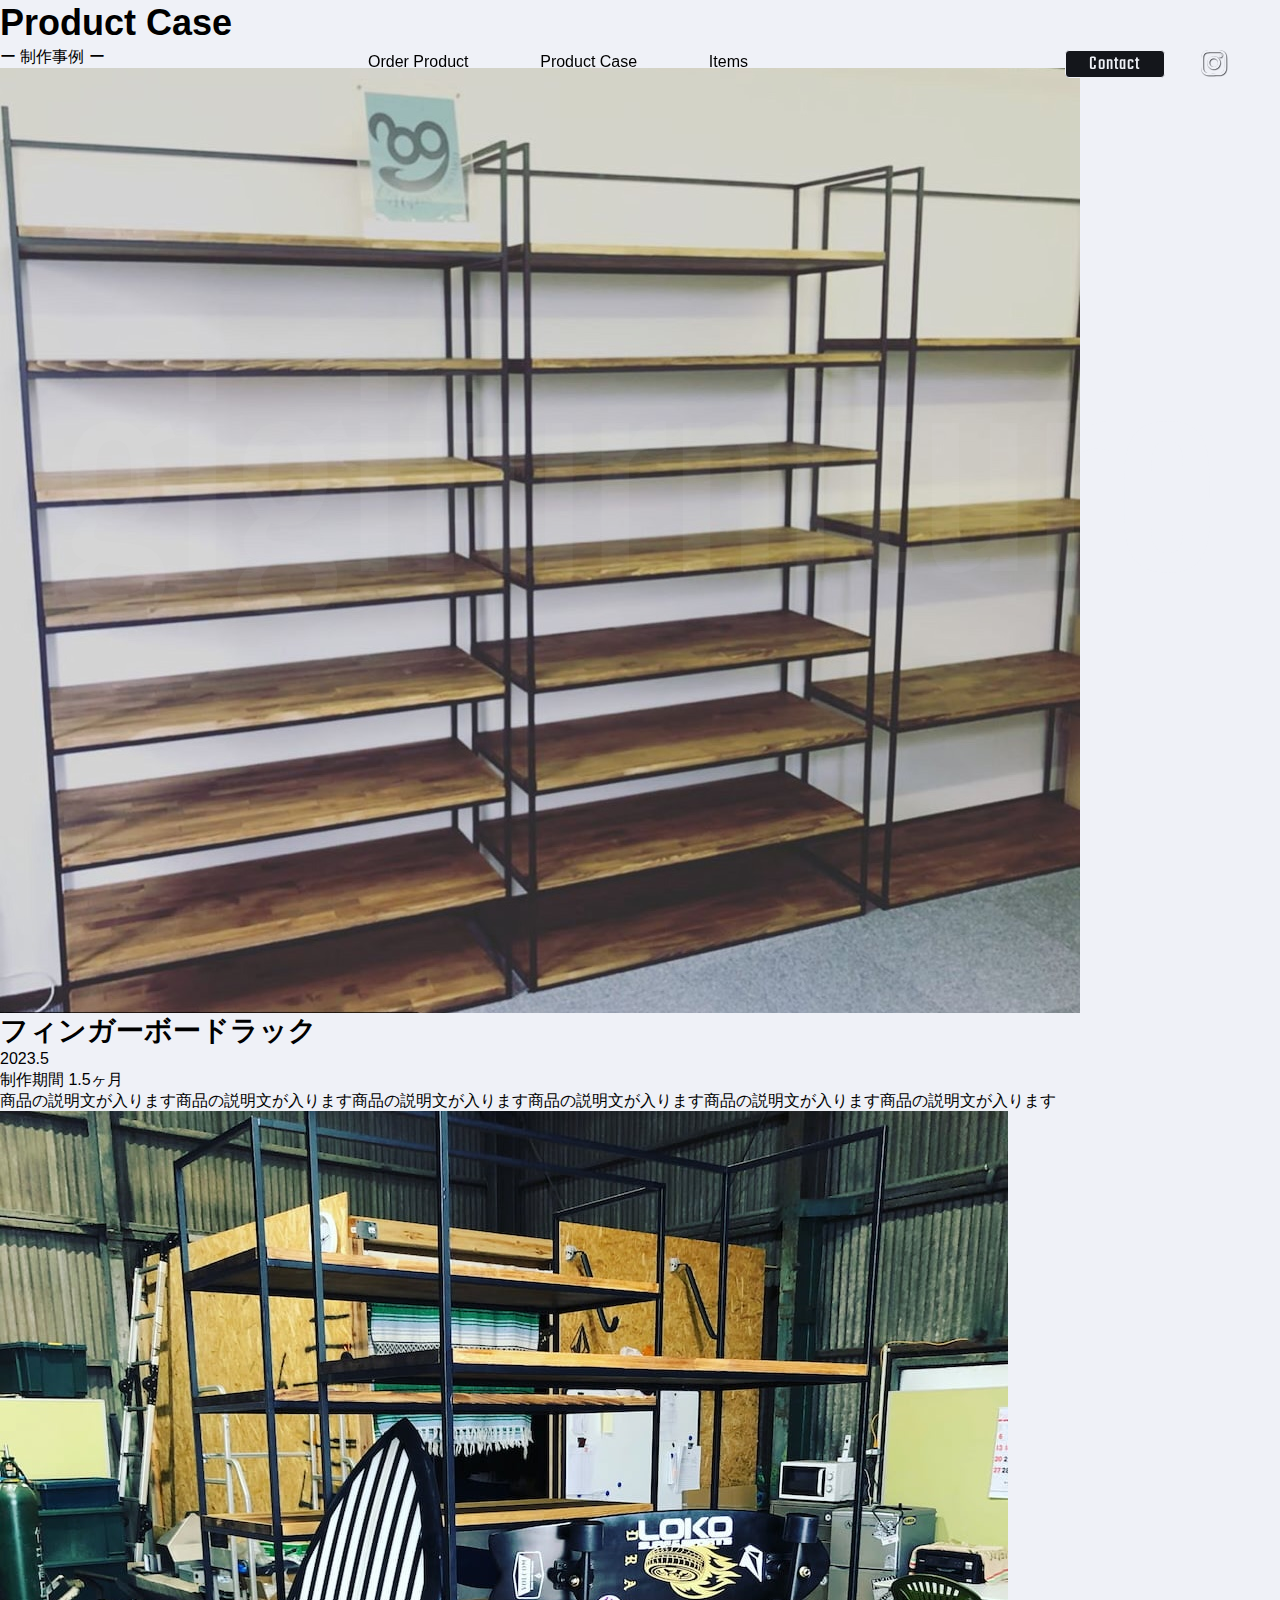
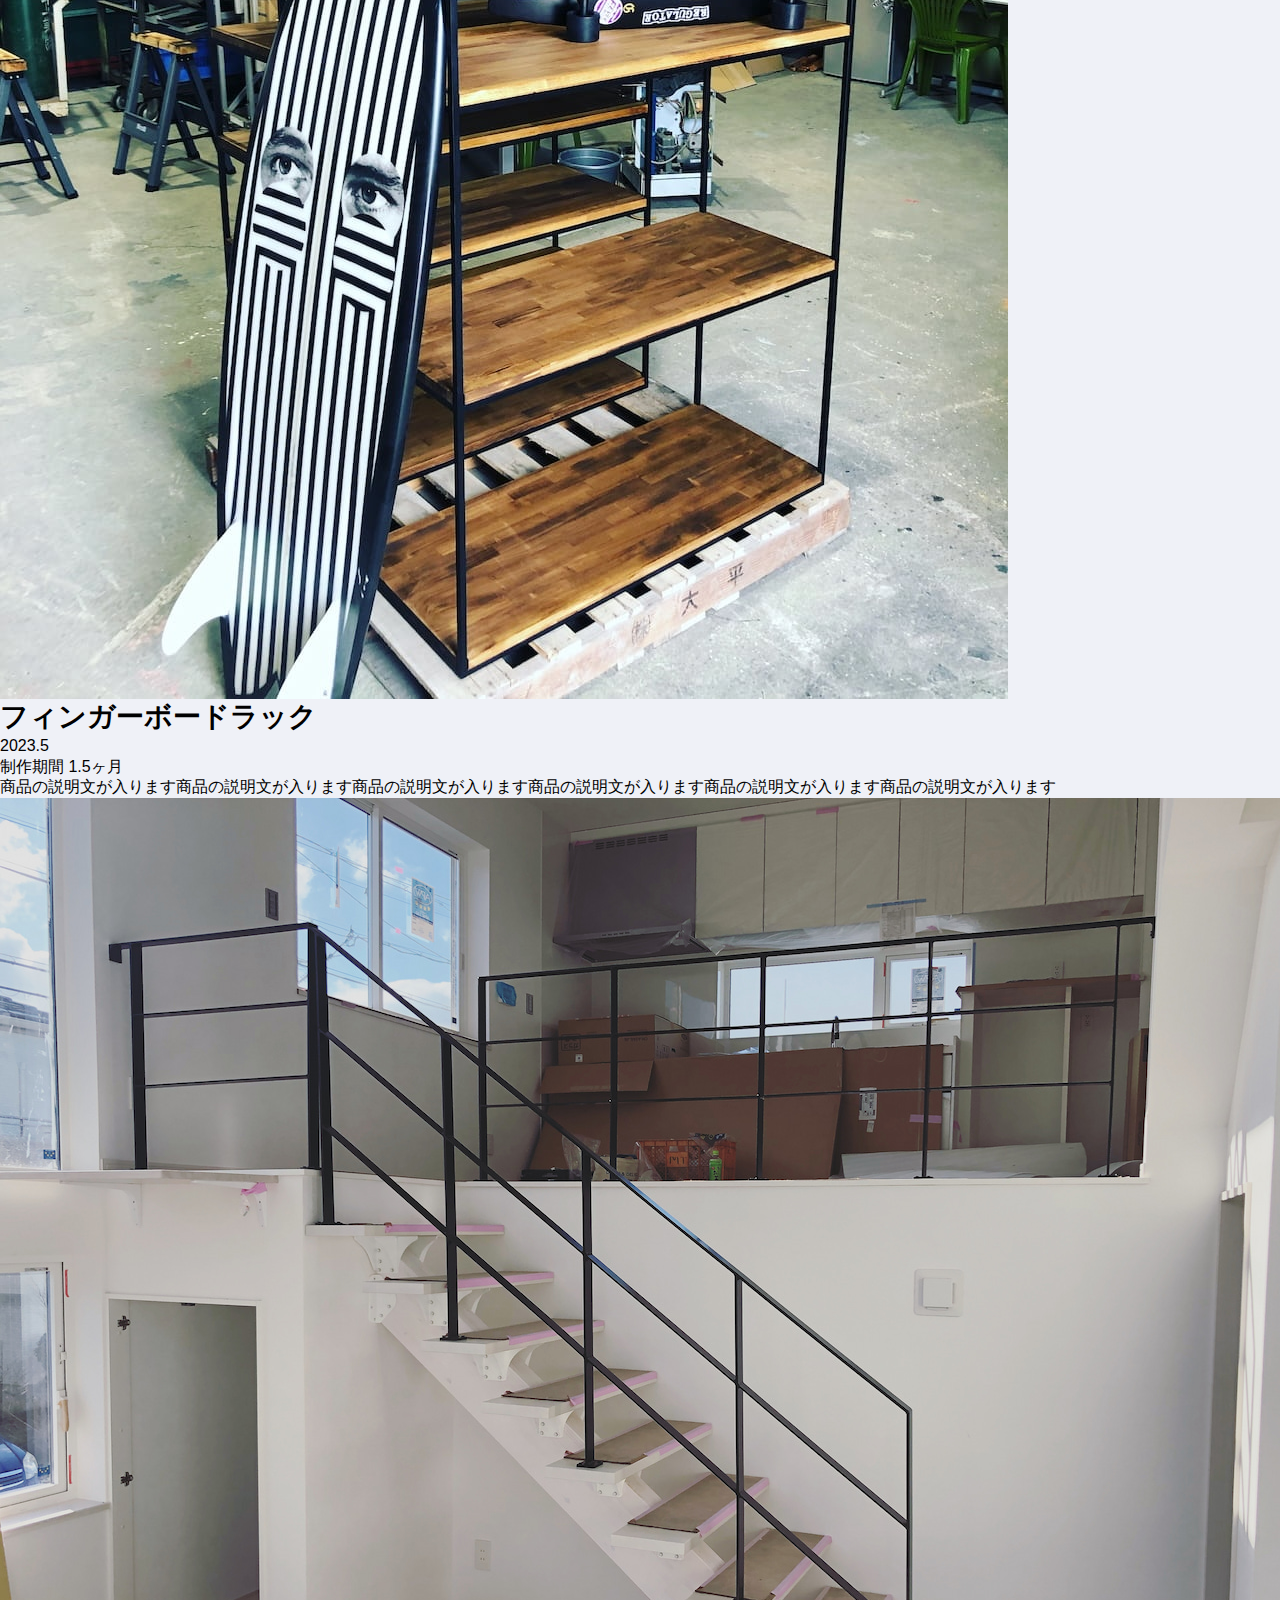
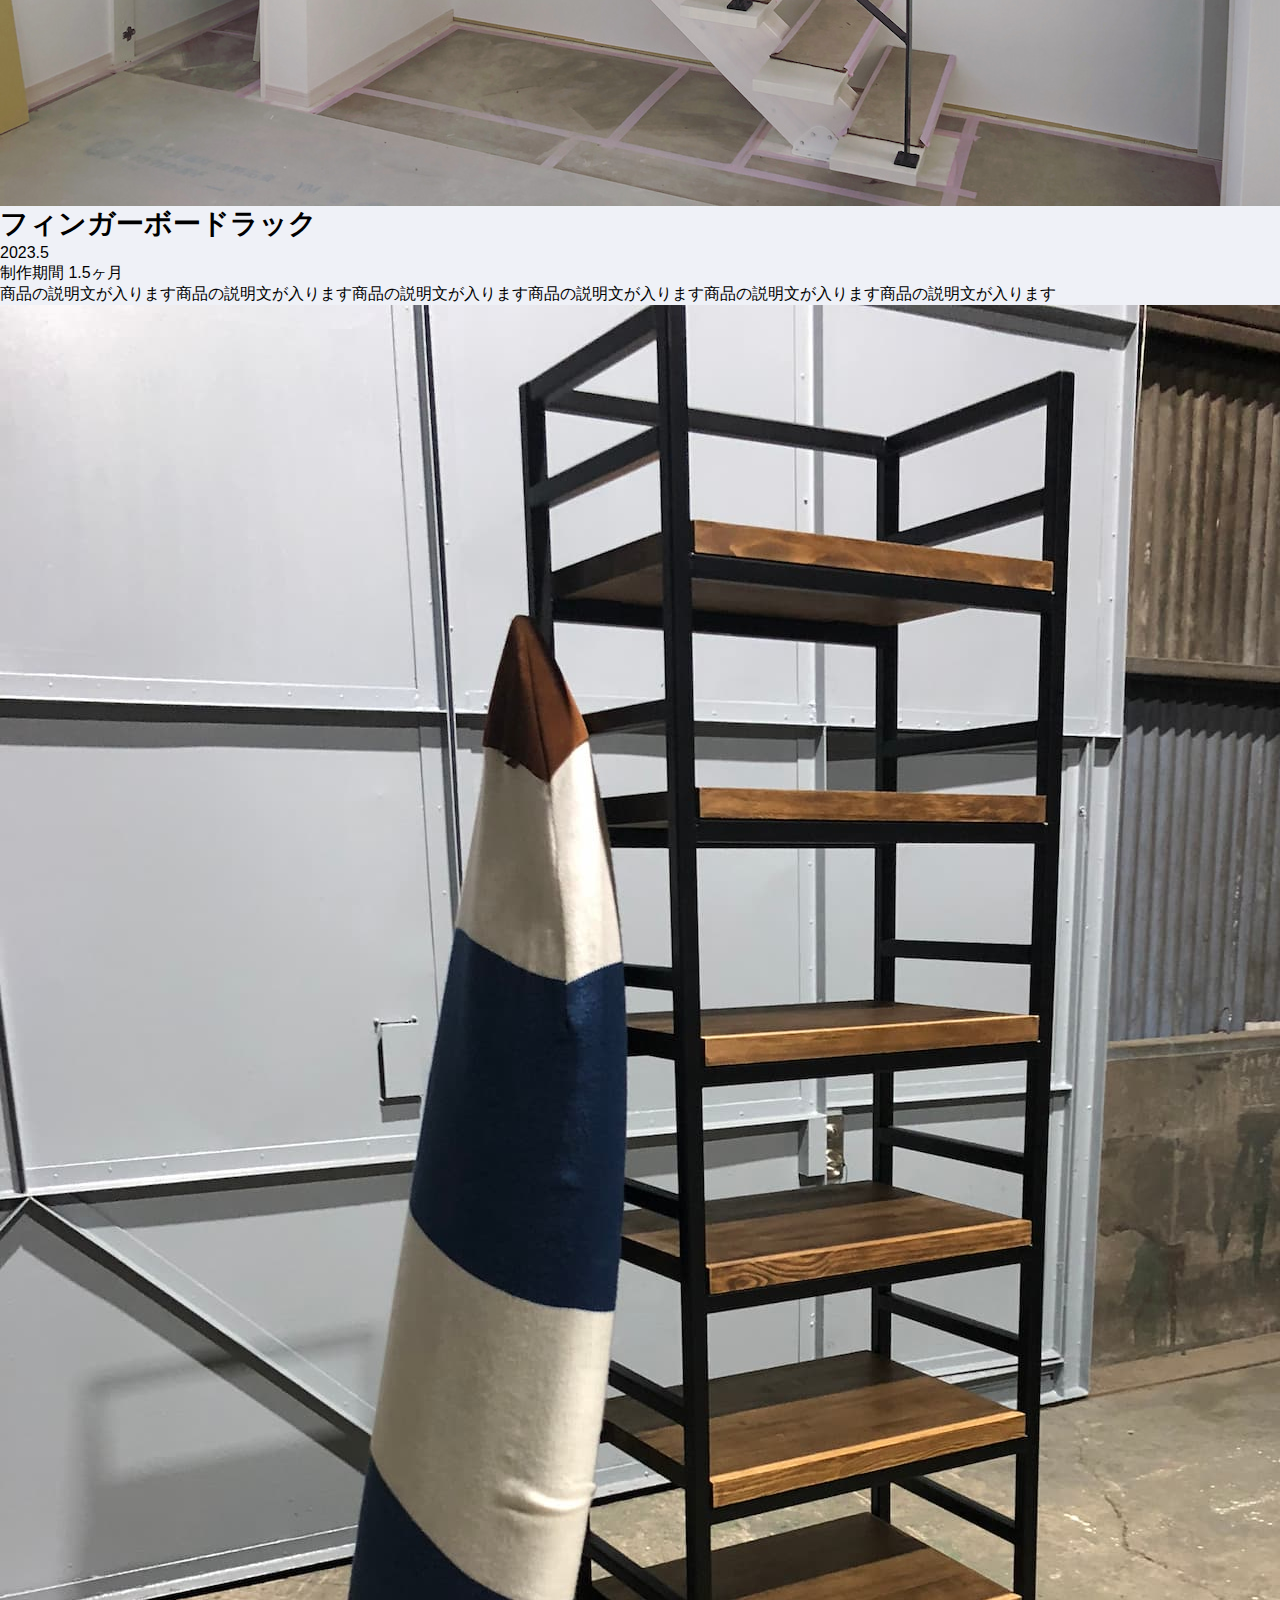
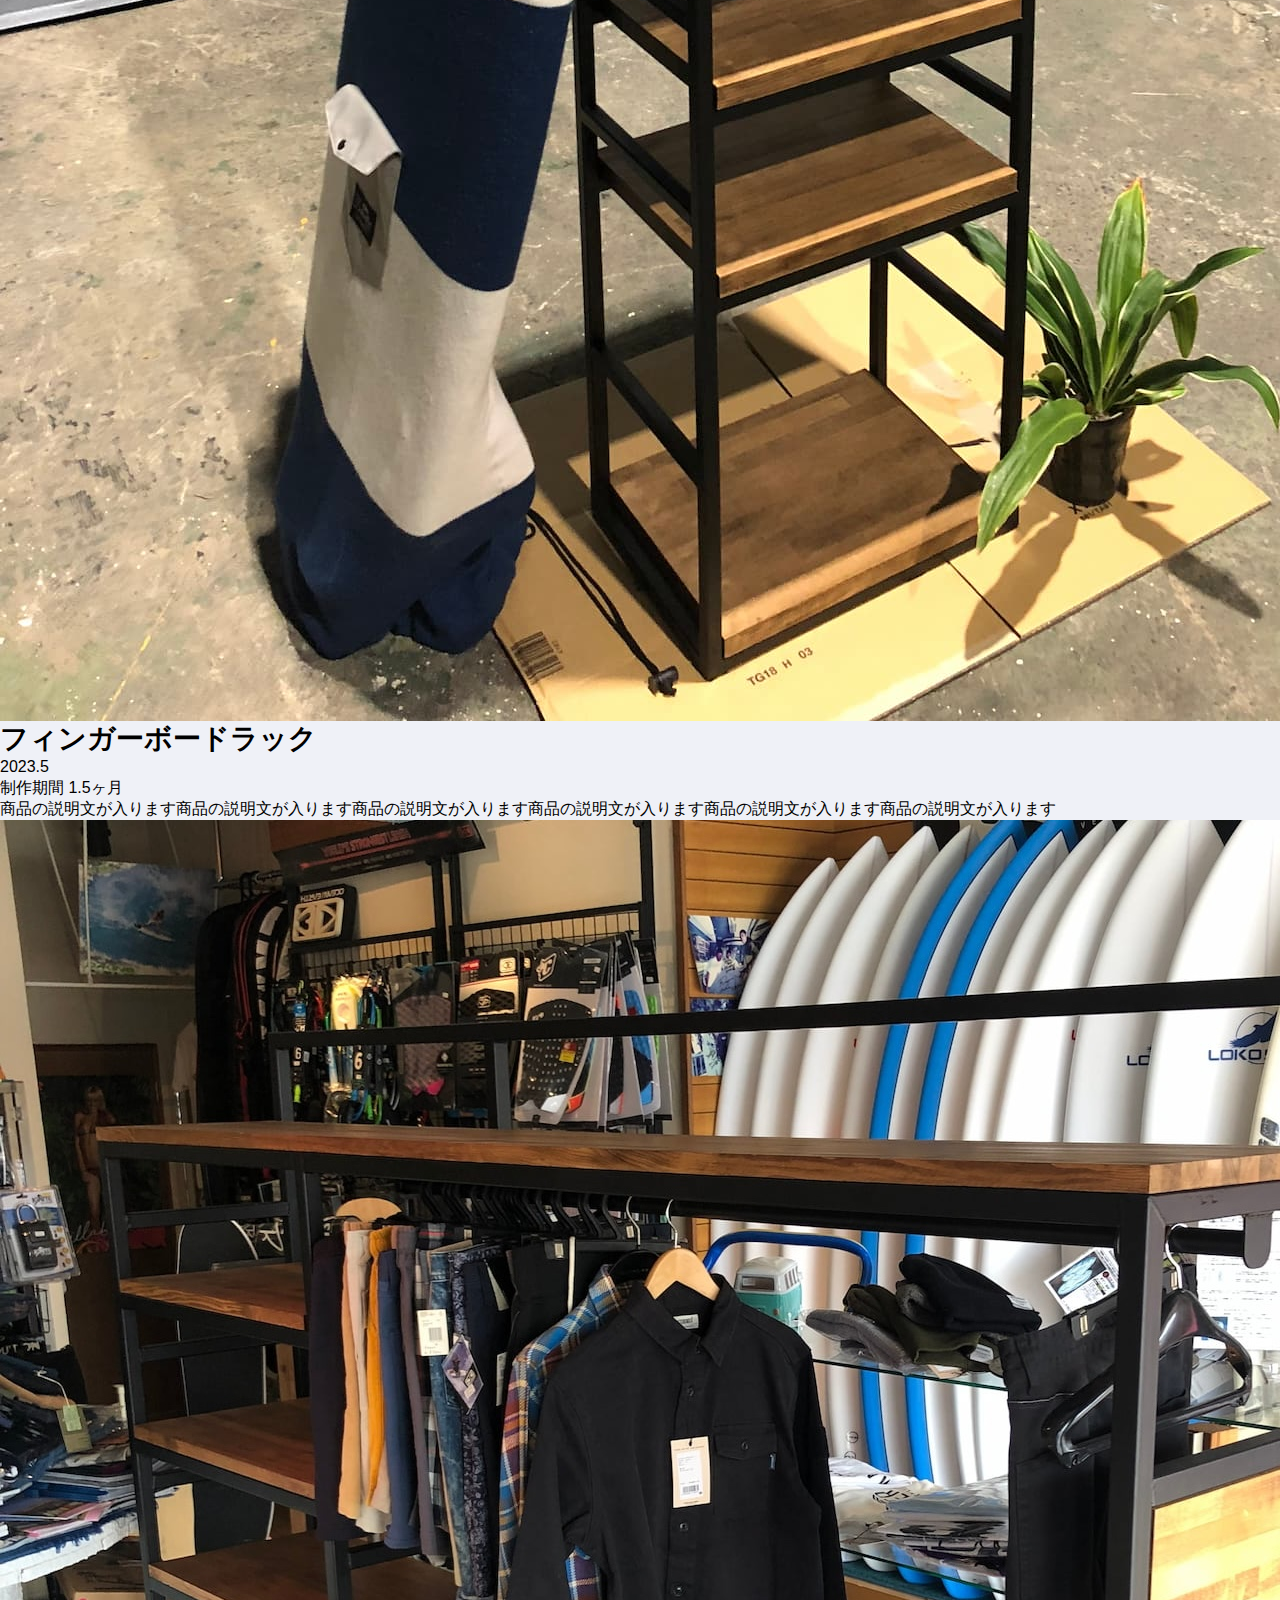
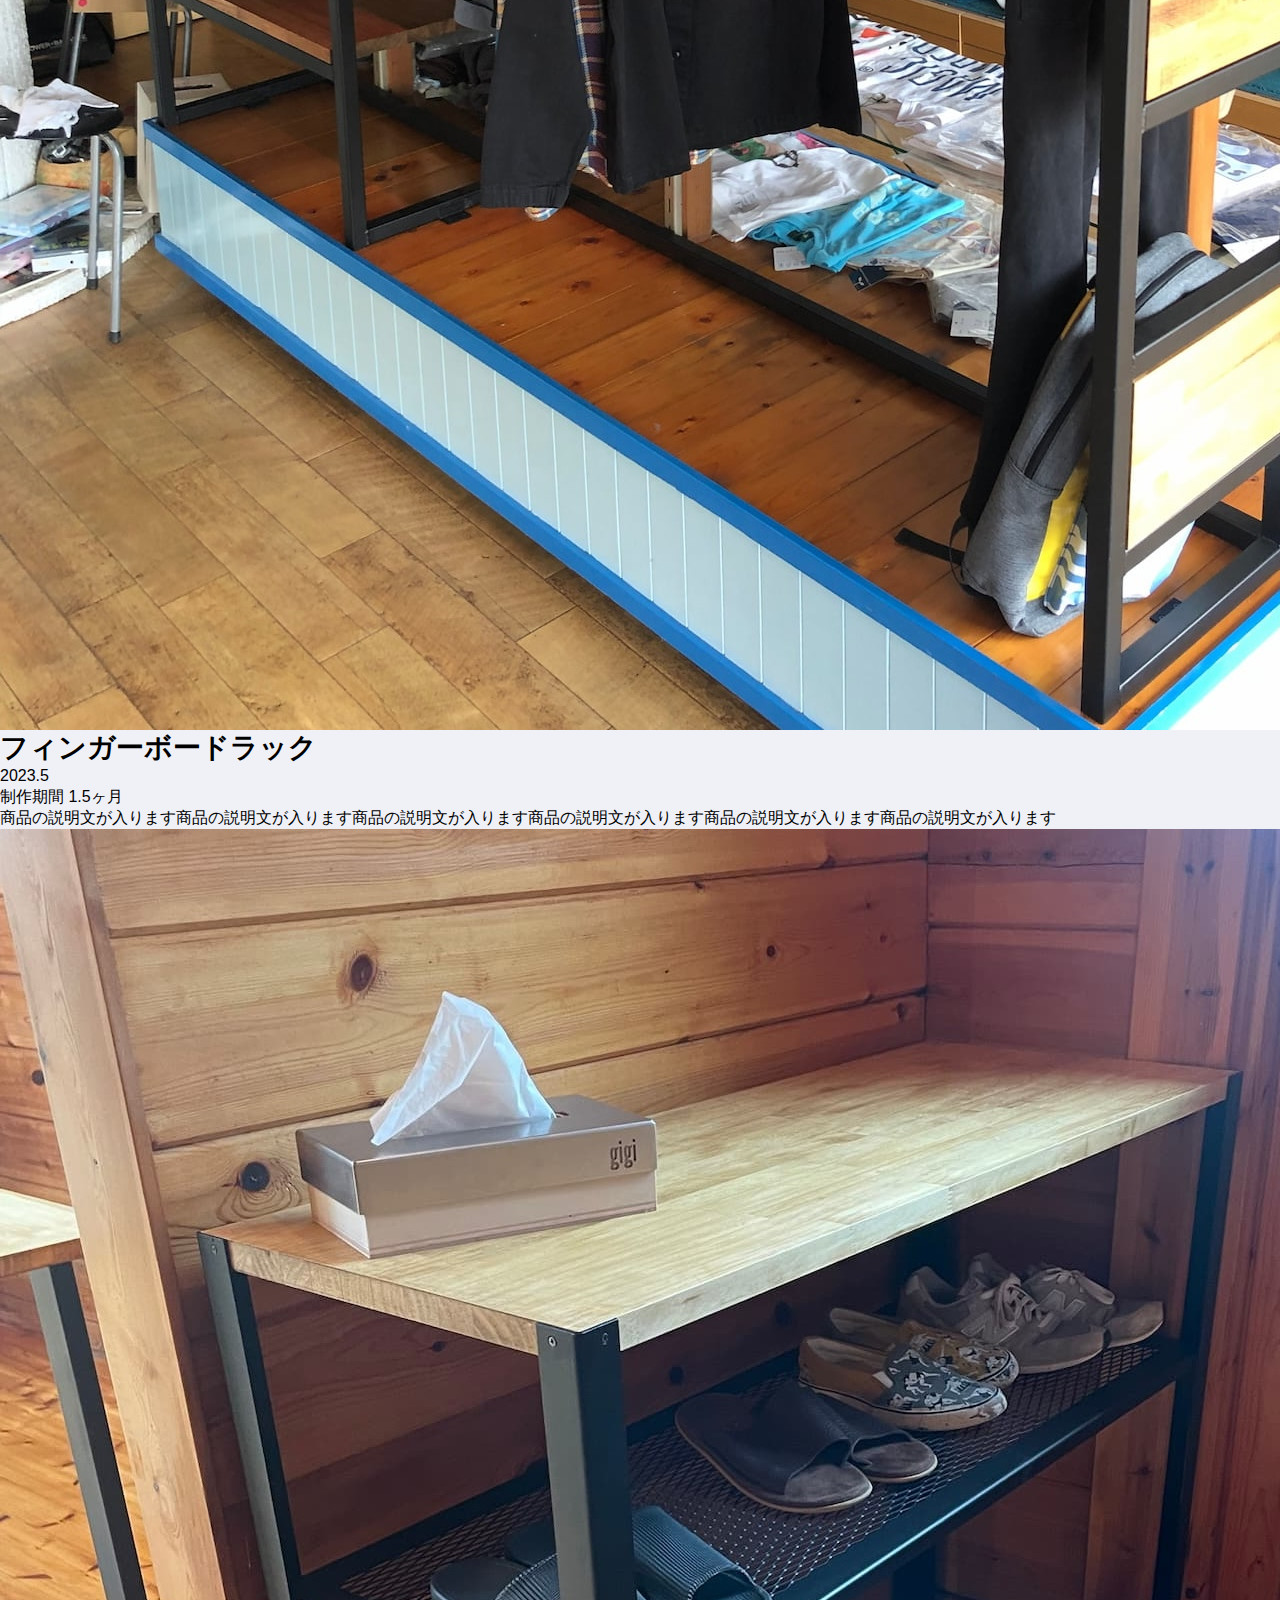
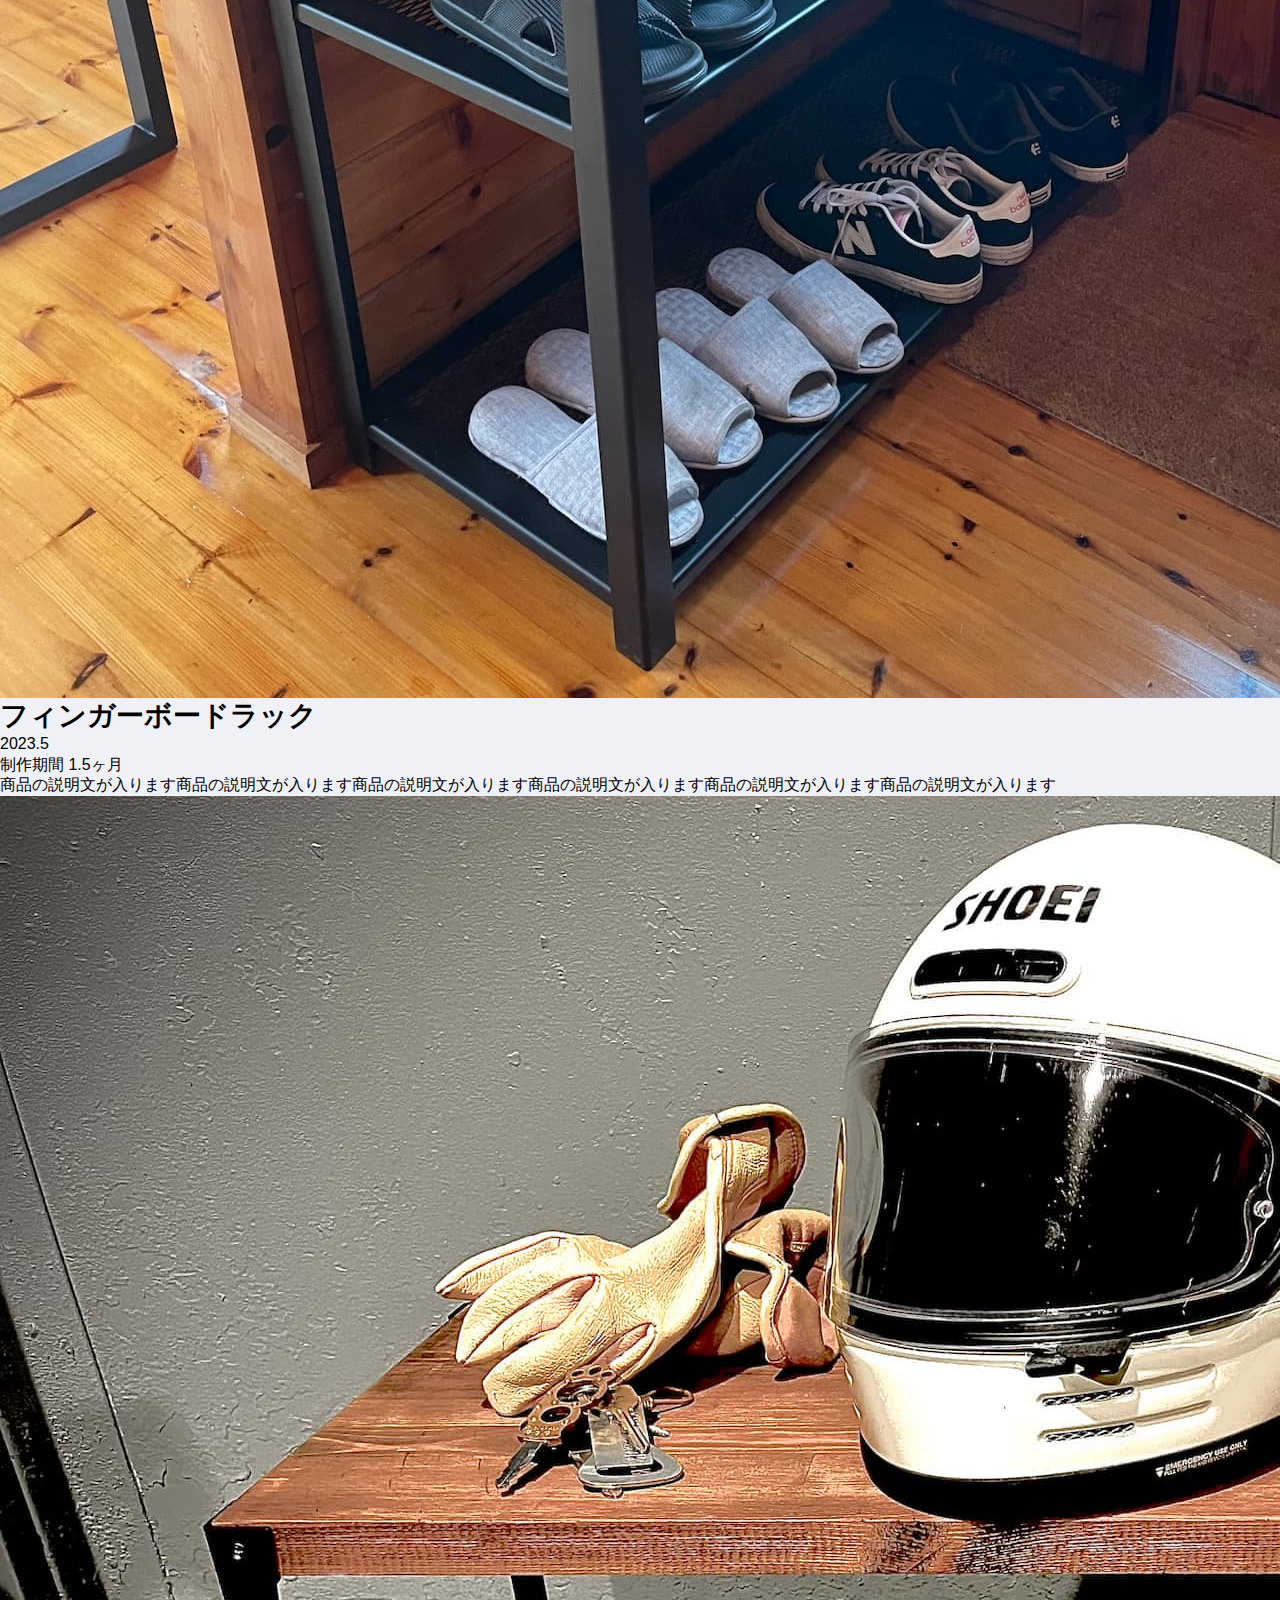
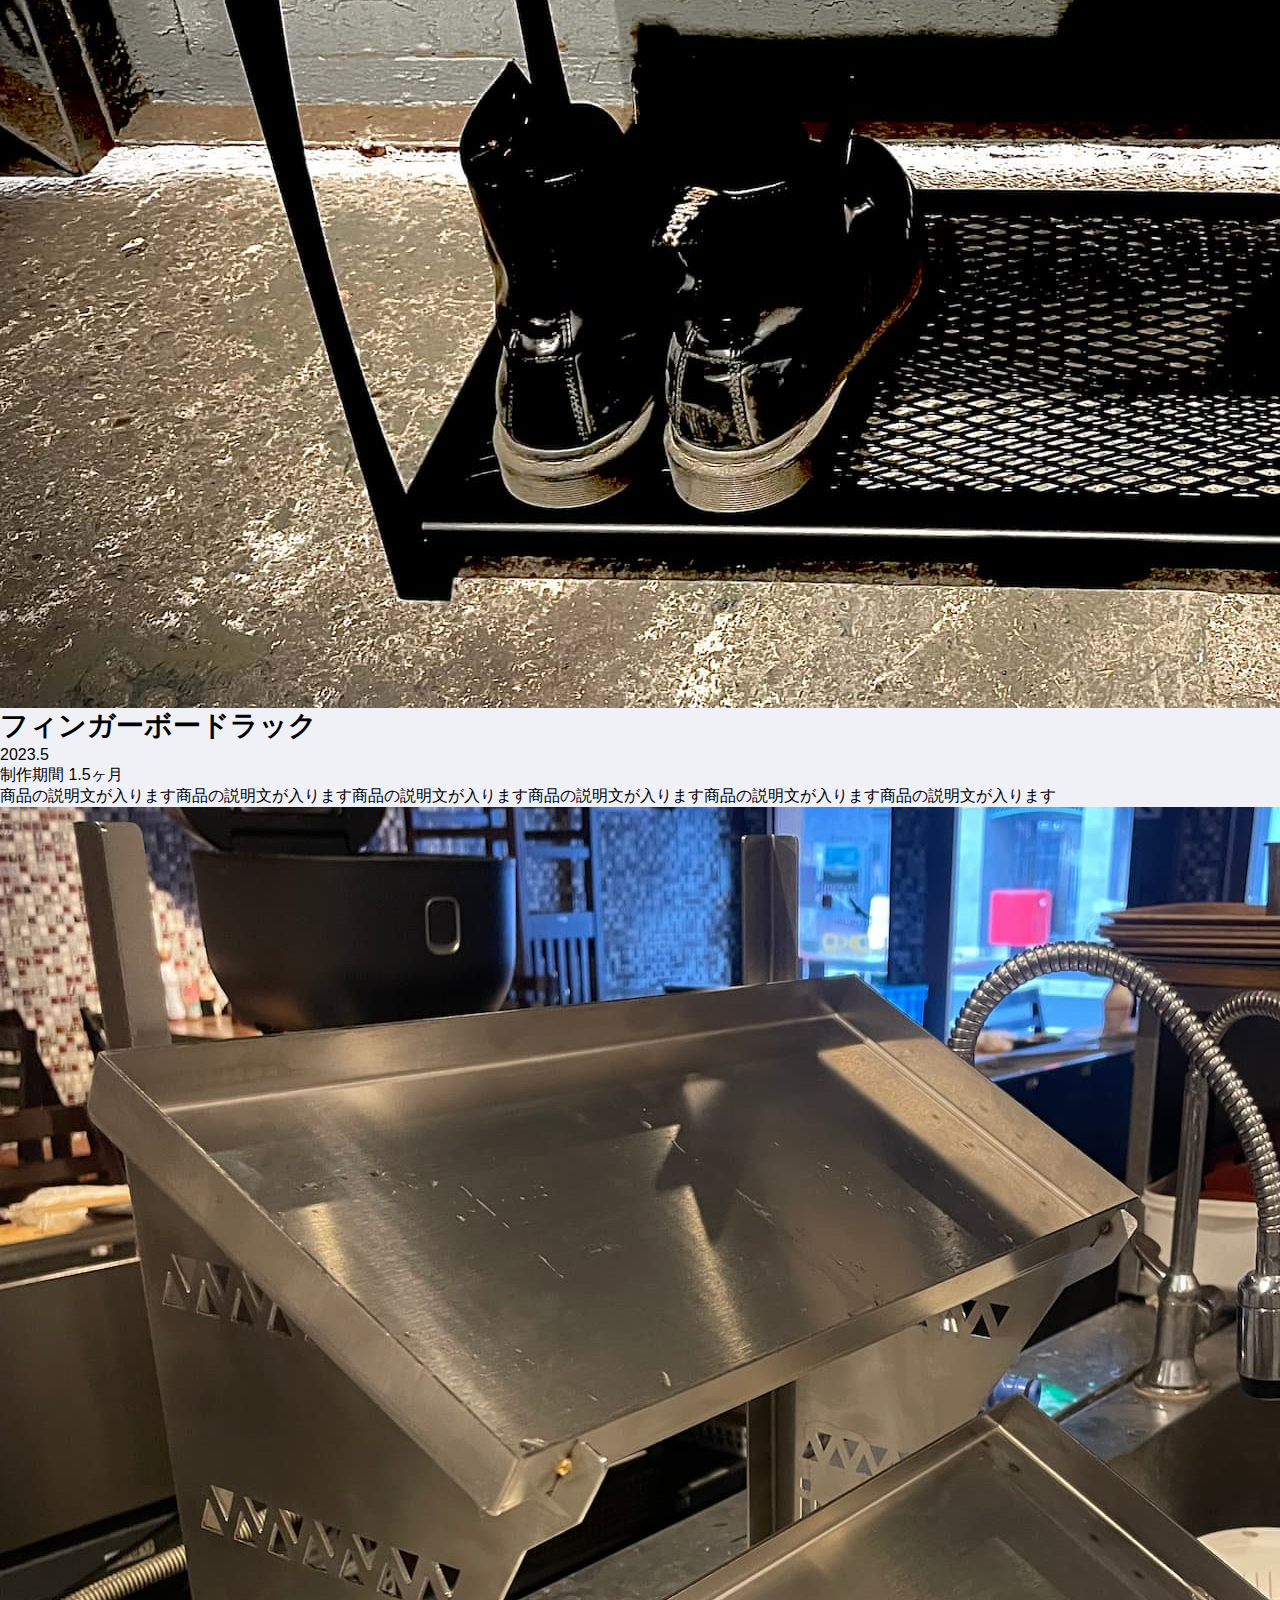
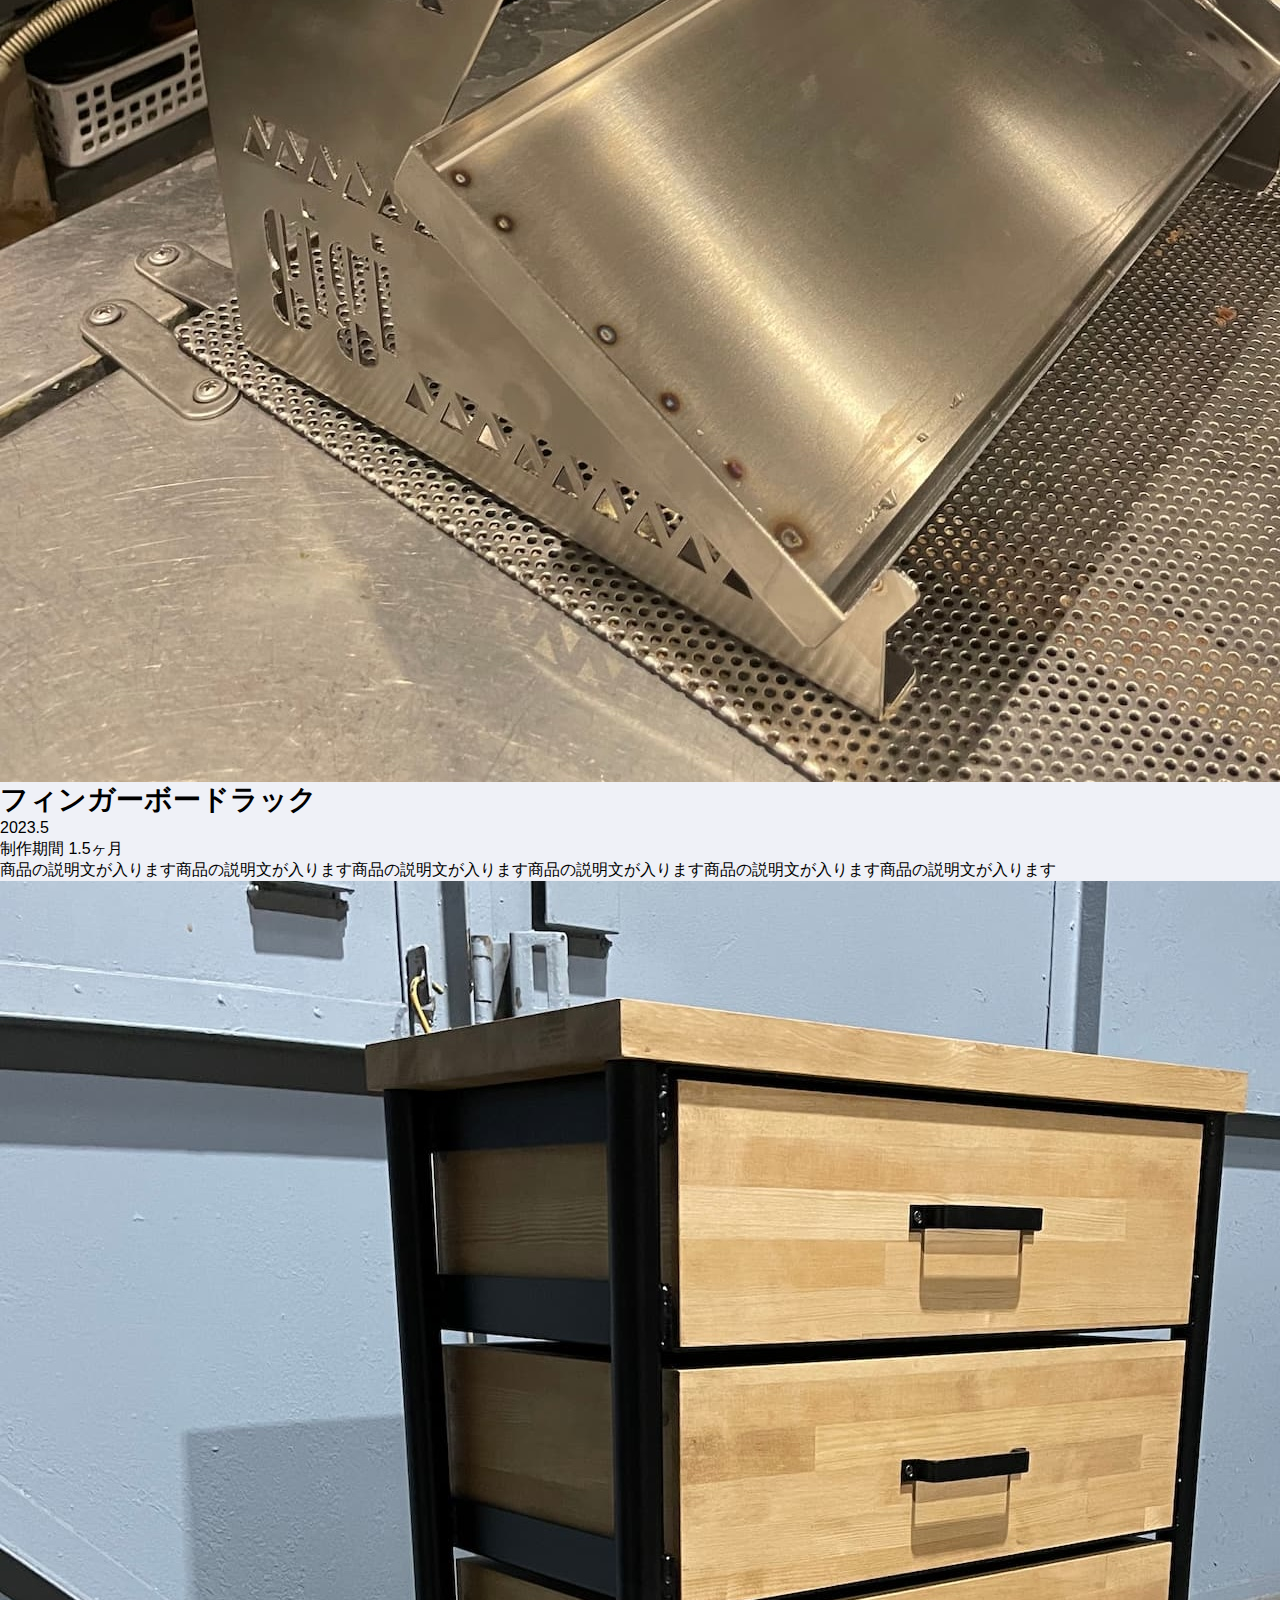
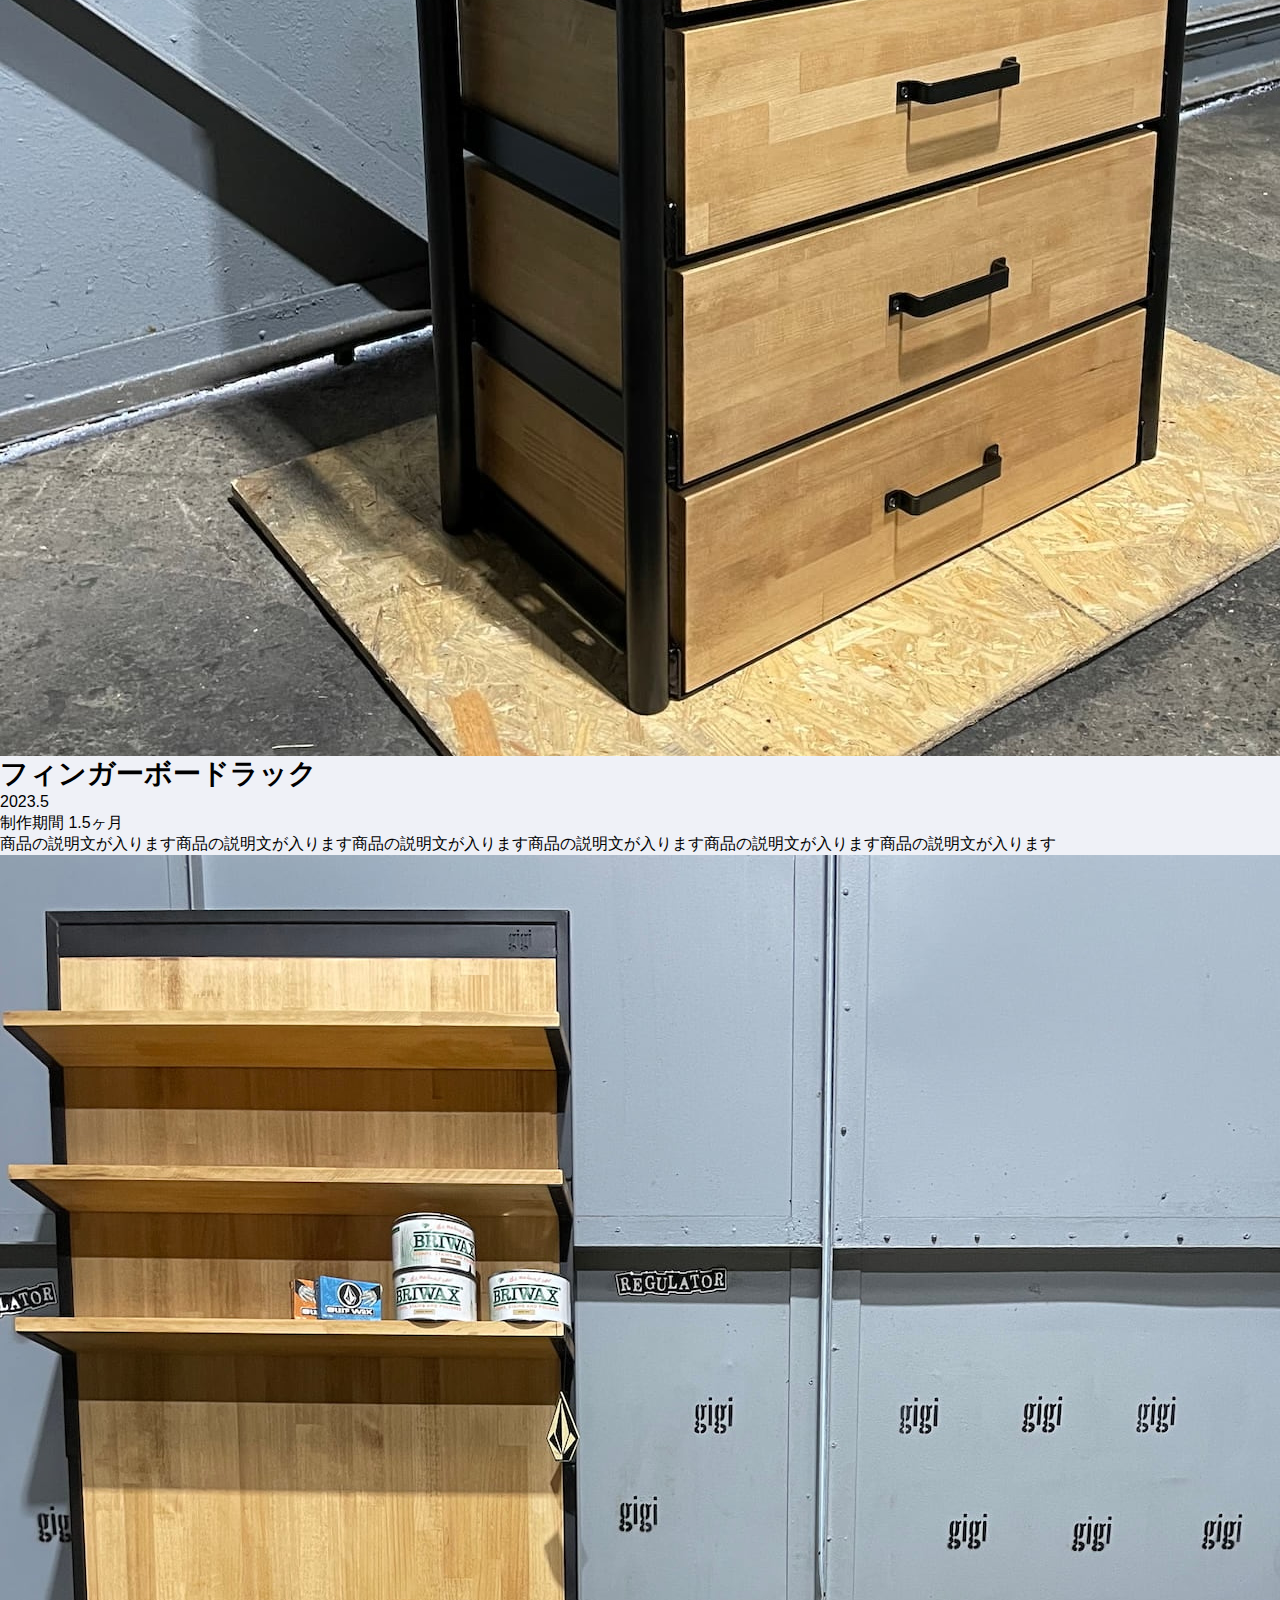
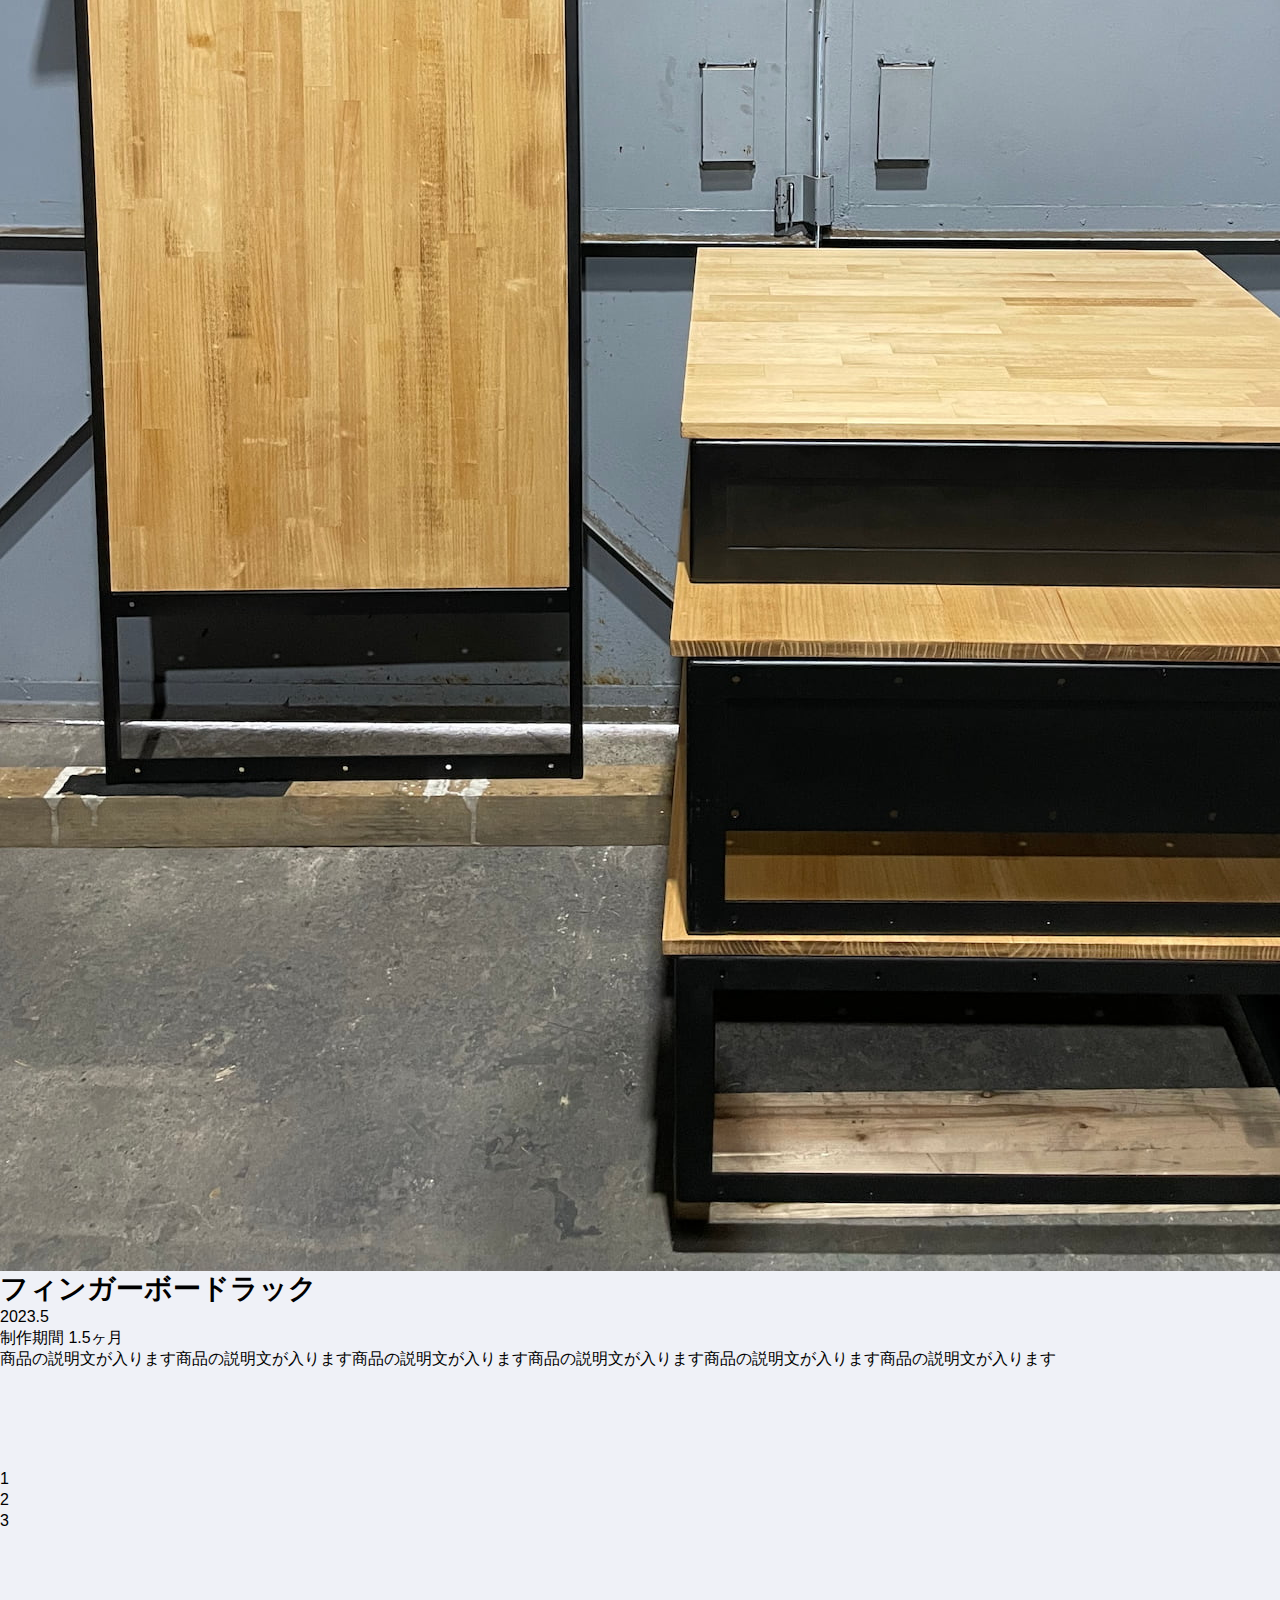
<file: archive.html>
<!DOCTYPE html>
<html lang="ja">
<head>
    <meta charset="UTF-8">
    <meta name="viewport" content="width=device-width, initial-scale=1.0">
    <title>gigifurniture</title>
    <meta name="description" content="オーダーメイド家具やオリジナルアウトドアグッズを製作、提供しています。鉄や木材の素材を活かしたインダストリアルデザインが特徴です。">
    <meta name="keywords" content="gigi,furniture,custommade,outdoorgoods,iron,wood,industrial">
    <link rel="stylesheet" href="./css/style.css">
    <link rel="stylesheet" href="./css/swiper-bundle.min.css">

    <link rel="preconnect" href="https://fonts.googleapis.com">
    <link rel="preconnect" href="https://fonts.gstatic.com" crossorigin>
    <link href="https://fonts.googleapis.com/css2?family=Big+Shoulders+Stencil+Text:wght@100..900&family=Fuzzy+Bubbles:wght@400;700&family=Noto+Sans+JP:wght@100..900&family=Oswald:wght@200..700&family=Teko:wght@300..700&display=swap" rel="stylesheet">
    <link rel="icon" href="#" sizes="16x16" type="image/png">  <!-- ファビコン読み込み -->
    <script defer src="./js/main.js"></script>
</head>
<body>
    <div class="l-wrapper archive-page">
        <div class="p-sidebar">
            <ul class="menu">
                <li class="menu__item"><a href="./index.html">
                    <h2 class="menu__title">About</h2>
                    <div class="menu__lead">
                        <p class="c-square-mark"></p>
                        <p>gigi furnitureについて</p>
                    </div>
                </a></li>
                <li class="menu__item"><a href="./index.html">
                    <h2 class="menu__title">Order Product</h2>
                    <div class="menu__lead">
                        <p class="c-square-mark"></p>
                        <p>オーダーメイド家具について</p>
                    </div>
                </a></li>
                <li class="menu__item"><a href="./archive.html">
                    <h2 class="menu__title">Product Case</h2>
                    <div class="menu__lead">
                        <p class="c-square-mark"></p>
                        <p>オーダーメイド家具の制作事例</p>
                    </div>
                </a></li>
                <li class="menu__item"><a href="./archive-item.html">
                    <h2 class="menu__title">Items</h2>
                    <div class="menu__lead">
                        <p class="c-square-mark"></p>
                        <p>アウトドアグッズの商品一覧</p>
                    </div>
                </a></li>
            </ul>
            <div class="link-unit">
                <div class="c-contact-btn--small"><a href="mailto:gigifurniture8@gmail.com?subject=問い合わせ">Contact</a></div>
                <div class="c-insta-icon"><a href="https://www.instagram.com/gigi_furniture8/" target="_blank" rel="noopener noreferrer">
                    <svg id="Layer_1" data-name="Layer 1" xmlns="http://www.w3.org/2000/svg" viewBox="0 0 1100 1100"><path class="cls-1" d="M295.42,6c-53.2,2.51-89.53,11-121.29,23.48-32.87,12.81-60.73,30-88.45,57.82S40.89,143,28.17,175.92c-12.31,31.83-20.65,68.19-23,121.42S2.3,367.68,2.56,503.46,3.42,656.26,6,709.6c2.54,53.19,11,89.51,23.48,121.28,12.83,32.87,30,60.72,57.83,88.45S143,964.09,176,976.83c31.8,12.29,68.17,20.67,121.39,23s70.35,2.87,206.09,2.61,152.83-.86,206.16-3.39S799.1,988,830.88,975.58c32.87-12.86,60.74-30,88.45-57.84S964.1,862,976.81,829.06c12.32-31.8,20.69-68.17,23-121.35,2.33-53.37,2.88-70.41,2.62-206.17s-.87-152.78-3.4-206.1-11-89.53-23.47-121.32c-12.85-32.87-30-60.7-57.82-88.45S862,40.87,829.07,28.19c-31.82-12.31-68.17-20.7-121.39-23S637.33,2.3,501.54,2.56,348.75,3.4,295.42,6m5.84,903.88c-48.75-2.12-75.22-10.22-92.86-17-23.36-9-40-19.88-57.58-37.29s-28.38-34.11-37.5-57.42c-6.85-17.64-15.1-44.08-17.38-92.83-2.48-52.69-3-68.51-3.29-202s.22-149.29,2.53-202c2.08-48.71,10.23-75.21,17-92.84,9-23.39,19.84-40,37.29-57.57s34.1-28.39,57.43-37.51c17.62-6.88,44.06-15.06,92.79-17.38,52.73-2.5,68.53-3,202-3.29s149.31.21,202.06,2.53c48.71,2.12,75.22,10.19,92.83,17,23.37,9,40,19.81,57.57,37.29s28.4,34.07,37.52,57.45c6.89,17.57,15.07,44,17.37,92.76,2.51,52.73,3.08,68.54,3.32,202s-.23,149.31-2.54,202c-2.13,48.75-10.21,75.23-17,92.89-9,23.35-19.85,40-37.31,57.56s-34.09,28.38-57.43,37.5c-17.6,6.87-44.07,15.07-92.76,17.39-52.73,2.48-68.53,3-202.05,3.29s-149.27-.25-202-2.53m407.6-674.61a60,60,0,1,0,59.88-60.1,60,60,0,0,0-59.88,60.1M245.77,503c.28,141.8,115.44,256.49,257.21,256.22S759.52,643.8,759.25,502,643.79,245.48,502,245.76,245.5,361.22,245.77,503m90.06-.18a166.67,166.67,0,1,1,167,166.34,166.65,166.65,0,0,1-167-166.34" transform="translate(-2.5 -2.5)"/></svg></a>
                </div>
            </div>
        </div>
        
        <main class="l-main">
            <header class="l-header">
                <div class="p-header">
                    <div class="gigi-logo">
                        <a href="./index.html"><svg id="_レイヤー_1" data-name=" レイヤー 1" xmlns="http://www.w3.org/2000/svg" version="1.1" viewBox="0 0 305 290">
                            <path class="cls-1" d="M202.2,279c-.4,0-.7-.2-1.1-.2-3.2-.2-6.4-.2-9.6-.7-4.4-.7-8.8-1.2-13-2.8-2.8-1-5.8-2-8.4-3.4-2.3-1.3-4.4-3-6.4-4.8-2.2-2-3.6-4.7-4.7-7.4-1.3-3.1-1.9-6.3-2.1-9.7,0-1.9-.2-3.8,0-5.6.2-1.5,1-3,1.6-4.4,1.3-2.9,3.4-5.3,5.7-7.4,1.8-1.6,3.7-3.1,5.8-4.4,3-1.9,6.2-3.6,9.2-5.3.3-.2.6-.3.6-.4-2.4-1.1-4.9-2.3-7.4-3.6-1.6-.9-3.1-2-4.4-3.2-1.1-1-2.1-2.3-3-3.6-2.3-3.7-3.4-7.9-3-12.2.2-2.6.9-5.1,2.1-7.5,2.1-4,4.9-7.5,8.3-10.5,2.1-1.9,4.6-3.6,6.9-5.3.4-.3.9-.4,1.5-.7-1-.8-2-1.6-3-2.3-3.8-2.9-6.8-6.4-8.9-10.7-1.5-3-3.1-6-3.8-9.2-.4-1.9-.8-3.9-1-5.9-.3-2.6-.6-5.2-.8-7.8,0-.3,0-.6,0-.9,0-14.2,0-28.4,0-42.6,0-3.8.8-7.7,1.2-11.5.3-3.7,1.4-7.2,2.7-10.6,1-2.8,2.6-5.4,4.4-7.8,1.7-2.2,3.6-4.2,5.8-5.8,2.2-1.7,4.8-3.1,7.5-4.1,3.3-1.3,6.7-2,10.1-2.4,3.6-.4,7.4-.6,11.1-.2,4.4.5,8.6,1.5,12.7,3.4,4.6,2.1,8,5.3,11.4,8.8.7.7,1.3,1.6,2.1,2.6.8-.8,1.5-1.6,2.2-2.3,2.9-3.1,6.3-5.7,9.9-8,2.6-1.7,5.4-2.9,8.3-4,1.3-.5,2.8-.4,4.3-.6v26.8c-1.8.2-3.5.4-5.2.5-3,.1-5.8.8-8.6,1.7-1.1.3-2.1.8-3.1,1.3-.2,0-.4.5-.3.8.2,1.5.6,3.1.8,4.6.2,1.4.4,2.9.4,4.4,0,16.2,0,32.5,0,48.7,0,3.2-.5,6.5-1.1,9.7-.5,2.6-1.2,5.1-2.1,7.6-1.3,3.7-3.2,7.2-5.7,10.3-2.1,2.6-4.8,4.5-7.6,6.2-2.6,1.6-5.4,2.6-8.3,3.5-1.9.6-4,.9-6,1.1-3.8.3-7.6.5-11.4.4-2.1,0-3.4.4-4.5,2.2-1,1.7-2.2,3.4-2.1,5.5,0,1.5.8,2.8,2,3.8,3.3,2.8,7.5,3.5,11.6,4.4,1.9.4,3.7.7,5.6,1.1,2.2.4,4.5.7,6.8,1.1,5.1,1,10.3,1.9,15.2,3.9,4.3,1.7,8.6,3.6,12.2,6.6,2.9,2.4,5.3,5.1,7.1,8.4,1.8,3.1,3.2,6.4,3.8,10,.3,1.9.6,3.8.7,5.7.1,1.4,0,2.8,0,4.1.2,4-.6,7.9-1.6,11.7-1.2,4.8-3.6,8.8-6.5,12.7-3.5,4.7-8.1,7.9-13.2,10.4-3.6,1.7-7.2,3.3-11.1,4-3.6.7-7.2,1.2-10.9,1.7-1.6.2-3.2.2-4.8.2-.3,0-.6.1-1,.2h-5.7,0ZM211.3,119.1v-22.1c0-2.8,0-5.6-.6-8.3-.7-2.9-2.1-5.3-5.1-6.2-2.1-.7-4.2-.7-6.4-.2-2.8.7-4.2,2.7-5,5-.8,2.5-1,5.2-1,7.8,0,16.9,0,33.9,0,50.8,0,2.2.4,4.4,1.5,6.4,1,1.9,2.6,3.3,4.7,3.8,1.1.3,2.4,0,3.6.1,2.8.2,4.8-1.3,6.3-3.4,1.5-2.1,1.8-4.6,1.9-7,.1-8.9,0-17.8,0-26.7h0ZM186.1,242.1c-.2,2.1.6,3.9,1.8,5.4,1.7,2.2,4.1,3.8,6.8,4.5,2.5.7,5.2,1.2,7.9,1.3,3.8.1,7.7,0,11.4-.4,3.8-.5,7.5-1.6,10.8-3.8,1.2-.8,2.5-1.9,3.2-3.2,1.5-2.6,1.3-5.5.1-8.1-.9-2.2-3-3.3-5.1-4.2-2.8-1.2-5.7-1.8-8.6-2.4-5.1-1-10.1-2.1-15.2-3.1-1-.2-1.9-.5-2.9.1-2.9,1.9-5.7,3.9-7.8,6.8-1.6,2.2-2.2,4.6-2.4,7.1h0Z"/>
                            <path class="cls-1" d="M0,245.1c.7-1.9,1.3-3.8,2.1-5.6.5-1.2,1.3-2.4,2.2-3.4,1.8-1.9,3.5-3.9,5.6-5.5,2.6-2,5.4-3.6,8.2-5.4,1.7-1,3.5-1.9,5.2-2.8-3-1.1-6.1-2.1-8.8-4.1-2.6-1.9-4.8-4-6.4-6.7-1-1.6-1.7-3.5-2.1-5.4-.5-2-.7-4.1-.7-6.1,0-2.8.9-5.4,2.3-7.9,1.6-2.9,3.5-5.5,5.8-7.8,1.7-1.7,3.6-3.3,5.4-4.9,1.2-1,2.4-1.9,3.7-2.7.5-.3,1-.5,1.6-.8-1.4-1.2-2.7-2.4-4.1-3.4-2.2-1.7-3.9-3.9-5.6-6.1-2.9-3.9-4.6-8.3-5.9-12.9-.7-2.6-1.1-5.3-1.3-8-.3-3.7-.4-7.4-.4-11.1,0-12.6-.1-25.1,0-37.7,0-4.7.3-9.4,1.3-14,1-4.4,2.5-8.6,4.5-12.6,1.6-3.1,4-5.5,6.5-7.8,1.8-1.7,3.7-2.9,5.8-4,1.8-.9,3.6-1.7,5.5-2.3,3.3-1.1,6.7-1.8,10.2-1.8,1,0,2-.1,3-.2,3.8-.2,7.6.2,11.3,1.1,4,.9,7.8,2.5,11.2,4.7,3.3,2,5.9,4.9,8.3,7.9.3.4.7.8.9,1.1,1.4-1.3,2.7-2.6,4-3.8,1.7-1.4,3.3-2.8,5.1-4.2,1.5-1.2,2.9-2.3,4.5-3.3,1.5-.9,3.1-1.7,4.7-2.3,1.9-.7,4-1,6-1.5.2,0,.3,0,.6,0v27c-6.1.5-12.2.8-17.5,3.7.4,1.8,1,3.5,1,5.2.1,18.1.3,36.2.2,54.4,0,8-2,15.6-6.1,22.5-1.4,2.4-3.3,4.5-5.5,6.4-2.2,2.1-4.8,3.6-7.5,4.8-3,1.4-6.1,2.4-9.5,2.9-4.9.8-9.8.8-14.6.8-.4,0-.8-.1-1.5-.2-.8,1.1-1.9,2.2-2.7,3.4-1.7,2.6-2.1,5.4.2,7.9,1.5,1.8,3.8,2.5,5.9,3.2,1.4.5,2.9.9,4.4,1.2,2.1.4,4.3.8,6.4,1.1,1,.2,1.9.3,2.9.4,4,.8,8.1,1.5,12.1,2.3,5.1,1.1,10,3,14.6,5.4,3.6,1.8,6.6,4.4,9.2,7.4,1.9,2.1,3.5,4.4,4.7,6.9,1.6,3.4,2.8,7,2.9,10.8,0,2.5.4,5,.4,7.4-.2,5.1-.8,10.1-2.8,14.8-1.4,3.5-3.5,6.6-6,9.5-4.1,4.8-9.2,8.1-14.9,10.7-3.1,1.4-6.4,2.6-9.8,3-2.6.4-5.1,1.1-7.6,1.4-2.3.3-4.6.3-6.9.4-.4,0-.7.1-1.1.2h-5.9c-1.1-.1-2.2-.3-3.2-.4-3.2-.3-6.4-.5-9.6-.9-2.4-.3-4.9-.7-7.2-1.4-3.3-1-6.6-1.9-9.6-3.4-4.4-2.2-8.3-4.9-11.1-9-2.3-3.5-3.9-7.3-4.1-11.6,0-.9-.3-1.9-.4-2.8v-4.4h0ZM54.4,119.1c0-8.9,0-17.7,0-26.6,0-1.2-.1-2.5-.4-3.7-.7-2.7-1.9-5-4.6-6.2-1.8-.8-3.7-1-5.6-.7-1.9.2-3.6,1-4.8,2.6-1.7,2.4-2.5,5.1-2.5,8,0,17.4,0,34.8,0,52.2,0,1,0,2,.2,3,.5,2.2.8,4.4,2.5,6.1,1.4,1.4,2.9,2.6,5.1,2.4.8,0,1.7.1,2.4,0,1.1-.2,2.3-.4,3.3-1,3-1.9,4.3-4.9,4.4-8.3,0-9.2,0-18.5,0-27.7ZM49.3,253.6c2.9-.3,5.8-.4,8.6-.9,2.2-.4,4.4-1,6.4-1.8,1.7-.7,3.4-1.7,4.9-2.8,2.9-2.1,3.3-5.2,2.7-8.5-.2-.9-.5-1.8-.9-2.5-1.6-2.5-4.3-3.6-6.9-4.4-2.6-.8-5.3-1.2-8-1.8-4.2-.9-8.4-1.8-12.6-2.7-1.7-.4-3.4-.6-5,.6-3.5,2.6-6.8,5.1-8.4,9.3-1.2,3.1-1,6.1.8,8.9,1.7,2.7,4.4,4.2,7.3,5.1,3.6,1,7.3,1.5,11.2,1.5h0Z"/>
                            <path class="cls-1" d="M142.8,220.1h-30.2V56.3h30.2v163.7h0Z"/>
                            <path class="cls-1" d="M299.5,220.1h-30.1V56.3h30.1v163.8Z"/>
                            <path class="cls-1" d="M142.9,0v29.9h-30.1V0h30.1Z"/>
                            <path class="cls-1" d="M269.4,29.9V0h30.1v29.9h-30.1,0Z"/></svg>
                        </a>
                    </div>
                    <nav class="header__nav">
                        <ul class="menu">
                            <li class="menu__item"><a href="./index.html">Order Product</a></li>
                            <li class="menu__item"><a href="./archive.html">Product Case</a></li>
                            <li class="menu__item"><a href="./archive-item.html">Items</a></li>
                        </ul>
                    </nav>
                    <div class="link-unit">
                        <div class="c-contact-btn--small"><a href="mailto:gigifurniture8@gmail.com?subject=問い合わせ">Contact</a></div>
                        <div class="c-insta-icon"><a href="https://www.instagram.com/gigi_furniture8/" target="_blank" rel="noopener noreferrer">
                            <svg id="Layer_1" data-name="Layer 1" xmlns="http://www.w3.org/2000/svg" viewBox="0 0 1100 1100"><path class="cls-1" d="M295.42,6c-53.2,2.51-89.53,11-121.29,23.48-32.87,12.81-60.73,30-88.45,57.82S40.89,143,28.17,175.92c-12.31,31.83-20.65,68.19-23,121.42S2.3,367.68,2.56,503.46,3.42,656.26,6,709.6c2.54,53.19,11,89.51,23.48,121.28,12.83,32.87,30,60.72,57.83,88.45S143,964.09,176,976.83c31.8,12.29,68.17,20.67,121.39,23s70.35,2.87,206.09,2.61,152.83-.86,206.16-3.39S799.1,988,830.88,975.58c32.87-12.86,60.74-30,88.45-57.84S964.1,862,976.81,829.06c12.32-31.8,20.69-68.17,23-121.35,2.33-53.37,2.88-70.41,2.62-206.17s-.87-152.78-3.4-206.1-11-89.53-23.47-121.32c-12.85-32.87-30-60.7-57.82-88.45S862,40.87,829.07,28.19c-31.82-12.31-68.17-20.7-121.39-23S637.33,2.3,501.54,2.56,348.75,3.4,295.42,6m5.84,903.88c-48.75-2.12-75.22-10.22-92.86-17-23.36-9-40-19.88-57.58-37.29s-28.38-34.11-37.5-57.42c-6.85-17.64-15.1-44.08-17.38-92.83-2.48-52.69-3-68.51-3.29-202s.22-149.29,2.53-202c2.08-48.71,10.23-75.21,17-92.84,9-23.39,19.84-40,37.29-57.57s34.1-28.39,57.43-37.51c17.62-6.88,44.06-15.06,92.79-17.38,52.73-2.5,68.53-3,202-3.29s149.31.21,202.06,2.53c48.71,2.12,75.22,10.19,92.83,17,23.37,9,40,19.81,57.57,37.29s28.4,34.07,37.52,57.45c6.89,17.57,15.07,44,17.37,92.76,2.51,52.73,3.08,68.54,3.32,202s-.23,149.31-2.54,202c-2.13,48.75-10.21,75.23-17,92.89-9,23.35-19.85,40-37.31,57.56s-34.09,28.38-57.43,37.5c-17.6,6.87-44.07,15.07-92.76,17.39-52.73,2.48-68.53,3-202.05,3.29s-149.27-.25-202-2.53m407.6-674.61a60,60,0,1,0,59.88-60.1,60,60,0,0,0-59.88,60.1M245.77,503c.28,141.8,115.44,256.49,257.21,256.22S759.52,643.8,759.25,502,643.79,245.48,502,245.76,245.5,361.22,245.77,503m90.06-.18a166.67,166.67,0,1,1,167,166.34,166.65,166.65,0,0,1-167-166.34" transform="translate(-2.5 -2.5)"/></svg></a>
                        </div>
                    </div>
                    <button class="c-menu-btn">MENU</button>
                </div>
            </header>

            <section class="p-archive__heading">
                <h1>Product Case</h1>
                <p>ー   制作事例   ー</p>
            </section>

            <p class="bg-text">gigifurniture</p>

            <section class="p-archive__content">
                <div class="item-wrap">
                    <figure class="p-product-item--type01">
                        <div class="product-item__img">
                            <img src="./images_productcase/product_01.jpg" alt="イメージ画像">
                        </div>
                        <figcaption class="product-item__caption">
                            <h2 class="title">フィンガーボードラック</h2>
                            <div class="category">
                                <p class="date">2023.5</p>
                                <p class="buildtime">制作期間 1.5ヶ月</p>
                            </div>
                            <p class="text">商品の説明文が入ります商品の説明文が入ります商品の説明文が入ります商品の説明文が入ります商品の説明文が入ります商品の説明文が入ります</p>
                        </figcaption>
                    </figure>
                    <figure class="p-product-item--type01">
                        <div class="product-item__img">
                            <img src="./images_productcase/product_02.jpg" alt="イメージ画像">
                        </div>
                        <figcaption class="product-item__caption">
                            <h2 class="title">フィンガーボードラック</h2>
                            <div class="category">
                                <p class="date">2023.5</p>
                                <p class="buildtime">制作期間 1.5ヶ月</p>
                            </div>
                            <p class="text">商品の説明文が入ります商品の説明文が入ります商品の説明文が入ります商品の説明文が入ります商品の説明文が入ります商品の説明文が入ります</p>
                        </figcaption>
                    </figure>
                    <figure class="p-product-item--type01">
                        <div class="product-item__img">
                            <img src="./images_productcase/product_03.jpg" alt="イメージ画像">
                        </div>
                        <figcaption class="product-item__caption">
                            <h2 class="title">フィンガーボードラック</h2>
                            <div class="category">
                                <p class="date">2023.5</p>
                                <p class="buildtime">制作期間 1.5ヶ月</p>
                            </div>
                            <p class="text">商品の説明文が入ります商品の説明文が入ります商品の説明文が入ります商品の説明文が入ります商品の説明文が入ります商品の説明文が入ります</p>
                        </figcaption>
                    </figure>
                    <figure class="p-product-item--type01">
                        <div class="product-item__img">
                            <img src="./images_productcase/product_04.jpg" alt="イメージ画像">
                        </div>
                        <figcaption class="product-item__caption">
                            <h2 class="title">フィンガーボードラック</h2>
                            <div class="category">
                                <p class="date">2023.5</p>
                                <p class="buildtime">制作期間 1.5ヶ月</p>
                            </div>
                            <p class="text">商品の説明文が入ります商品の説明文が入ります商品の説明文が入ります商品の説明文が入ります商品の説明文が入ります商品の説明文が入ります</p>
                        </figcaption>
                    </figure>
                    <figure class="p-product-item--type01">
                        <div class="product-item__img">
                            <img src="./images_productcase/product_05.jpg" alt="イメージ画像">
                        </div>
                        <figcaption class="product-item__caption">
                            <h2 class="title">フィンガーボードラック</h2>
                            <div class="category">
                                <p class="date">2023.5</p>
                                <p class="buildtime">制作期間 1.5ヶ月</p>
                            </div>
                            <p class="text">商品の説明文が入ります商品の説明文が入ります商品の説明文が入ります商品の説明文が入ります商品の説明文が入ります商品の説明文が入ります</p>
                        </figcaption>
                    </figure>
                    <figure class="p-product-item--type01">
                        <div class="product-item__img">
                            <img src="./images_productcase/product_06.jpg" alt="イメージ画像">
                        </div>
                        <figcaption class="product-item__caption">
                            <h2 class="title">フィンガーボードラック</h2>
                            <div class="category">
                                <p class="date">2023.5</p>
                                <p class="buildtime">制作期間 1.5ヶ月</p>
                            </div>
                            <p class="text">商品の説明文が入ります商品の説明文が入ります商品の説明文が入ります商品の説明文が入ります商品の説明文が入ります商品の説明文が入ります</p>
                        </figcaption>
                    </figure>
                    <figure class="p-product-item--type01">
                        <div class="product-item__img">
                            <img src="./images_productcase/product_07.jpg" alt="イメージ画像">
                        </div>
                        <figcaption class="product-item__caption">
                            <h2 class="title">フィンガーボードラック</h2>
                            <div class="category">
                                <p class="date">2023.5</p>
                                <p class="buildtime">制作期間 1.5ヶ月</p>
                            </div>
                            <p class="text">商品の説明文が入ります商品の説明文が入ります商品の説明文が入ります商品の説明文が入ります商品の説明文が入ります商品の説明文が入ります</p>
                        </figcaption>
                    </figure>
                    <figure class="p-product-item--type01">
                        <div class="product-item__img">
                            <img src="./images_productcase/product_08.jpg" alt="イメージ画像">
                        </div>
                        <figcaption class="product-item__caption">
                            <h2 class="title">フィンガーボードラック</h2>
                            <div class="category">
                                <p class="date">2023.5</p>
                                <p class="buildtime">制作期間 1.5ヶ月</p>
                            </div>
                            <p class="text">商品の説明文が入ります商品の説明文が入ります商品の説明文が入ります商品の説明文が入ります商品の説明文が入ります商品の説明文が入ります</p>
                        </figcaption>
                    </figure>
                    <figure class="p-product-item--type01">
                        <div class="product-item__img">
                            <img src="./images_productcase/product_09.jpg" alt="イメージ画像">
                        </div>
                        <figcaption class="product-item__caption">
                            <h2 class="title">フィンガーボードラック</h2>
                            <div class="category">
                                <p class="date">2023.5</p>
                                <p class="buildtime">制作期間 1.5ヶ月</p>
                            </div>
                            <p class="text">商品の説明文が入ります商品の説明文が入ります商品の説明文が入ります商品の説明文が入ります商品の説明文が入ります商品の説明文が入ります</p>
                        </figcaption>
                    </figure>
                    <figure class="p-product-item--type01">
                        <div class="product-item__img">
                            <img src="./images_productcase/product_10.jpg" alt="イメージ画像">
                        </div>
                        <figcaption class="product-item__caption">
                            <h2 class="title">フィンガーボードラック</h2>
                            <div class="category">
                                <p class="date">2023.5</p>
                                <p class="buildtime">制作期間 1.5ヶ月</p>
                            </div>
                            <p class="text">商品の説明文が入ります商品の説明文が入ります商品の説明文が入ります商品の説明文が入ります商品の説明文が入ります商品の説明文が入ります</p>
                        </figcaption>
                    </figure>
                    <!-- <figure class="p-product-item--type02">
                        <div class="product-item__img__container">
                            <div class="item01"><img src="./images/clothesrack.jpeg" alt="イメージ画像"></div>
                            <div class="item02"><img src="./images/clothesrack.jpeg" alt="イメージ画像"></div>
                            <div class="item03"><img src="./images/clothesrack.jpeg" alt="イメージ画像"></div>
                        </div>
                        <figcaption class="product-item__caption">
                            <h2 class="title">フィンガーボードラック</h2>
                            <div class="category">
                                <p class="date">2023.5</p>
                                <p class="buildtime">1.5ヶ月</p>
                            </div>
                            <p class="text">商品の説明文が入ります商品の説明文が入ります商品の説明文が入ります商品の説明文が入ります商品の説明文が入ります商品の説明文が入ります商品の説明文が入ります商品の説明文が入ります商品の説明文が入ります商品の説明文が入ります商品の説明文が入ります商品の説明文が入ります</p>
                        </figcaption>
                    </figure> -->
                </div>

                <div class="p-pagination">
                    <ul class="pagenavi">
                        <li class="previouspostslink"></li>
                        <li class="pages">1</li>
                        <li class="pages">2</li>
                        <li class="pages">3</li>
                        <li class="nextpostslink"></li>
                    </ul>
                </div>
            </section>

            <section class="p-partner">
                <h2>Partners</h2>
                <div class="slider">
                    <div class="slider-container">
                        <div class="logo-wrap">
                            <div class="logo__uag"><a href="https://uagfb.com/" target="_blank" rel="noopener noreferrer"><img src="./images/logo_uag.png" alt="UAGロゴ 40 72"></a></div>
                            <div class="logo__gcd"><a href="https://good-crew-dining.com/" target="_blank" rel="noopener noreferrer"><img src="./images/logo_gcd.png" alt="GCDロゴ 54 97"></a></div>
                            <div class="logo__loko"><a href="http://www.loko-surf.com/" target="_blank" rel="noopener noreferrer"><img src="./images/logo_lokosurf.png" alt="Lokoロゴ 73 131"></a></div>
                            <div class="logo__ebanataw"><a href="https://xn--gckd3eyb3a.com/" target="_blank" rel="noopener noreferrer"><img src="./images/logo_ebanataw.png" alt="ebanatawロゴ 102 183"></a></div>
                        </div>
                    </div>
                </div>
            </section>

            <footer class="l-footer">
                <div class="p-footer">
                    <div class="c-contact-btn--large"><a href="mailto:gigifurniture8@gmail.com?subject=問い合わせ"><span>Contact</span></a></div>
                    <nav class="footer_nav">
                        <ul>
                            <li class="nav-menu"><a href="./index.html">About</a></li>
                            <li class="nav-menu"><a href="./index.html">Order Product</a></li>
                            <li class="nav-menu"><a href="./archive.html">Product Case</a></li>
                            <li class="nav-menu"><a href="./archive-item.html">Items</a></li>
                            <li class="c-insta-icon"><a href="https://www.instagram.com/gigi_furniture8/" target="_blank" rel="noopener noreferrer">
                                <svg id="Layer_1" data-name="Layer 1" xmlns="http://www.w3.org/2000/svg" viewBox="0 0 1100 1100"><path class="cls-1" d="M295.42,6c-53.2,2.51-89.53,11-121.29,23.48-32.87,12.81-60.73,30-88.45,57.82S40.89,143,28.17,175.92c-12.31,31.83-20.65,68.19-23,121.42S2.3,367.68,2.56,503.46,3.42,656.26,6,709.6c2.54,53.19,11,89.51,23.48,121.28,12.83,32.87,30,60.72,57.83,88.45S143,964.09,176,976.83c31.8,12.29,68.17,20.67,121.39,23s70.35,2.87,206.09,2.61,152.83-.86,206.16-3.39S799.1,988,830.88,975.58c32.87-12.86,60.74-30,88.45-57.84S964.1,862,976.81,829.06c12.32-31.8,20.69-68.17,23-121.35,2.33-53.37,2.88-70.41,2.62-206.17s-.87-152.78-3.4-206.1-11-89.53-23.47-121.32c-12.85-32.87-30-60.7-57.82-88.45S862,40.87,829.07,28.19c-31.82-12.31-68.17-20.7-121.39-23S637.33,2.3,501.54,2.56,348.75,3.4,295.42,6m5.84,903.88c-48.75-2.12-75.22-10.22-92.86-17-23.36-9-40-19.88-57.58-37.29s-28.38-34.11-37.5-57.42c-6.85-17.64-15.1-44.08-17.38-92.83-2.48-52.69-3-68.51-3.29-202s.22-149.29,2.53-202c2.08-48.71,10.23-75.21,17-92.84,9-23.39,19.84-40,37.29-57.57s34.1-28.39,57.43-37.51c17.62-6.88,44.06-15.06,92.79-17.38,52.73-2.5,68.53-3,202-3.29s149.31.21,202.06,2.53c48.71,2.12,75.22,10.19,92.83,17,23.37,9,40,19.81,57.57,37.29s28.4,34.07,37.52,57.45c6.89,17.57,15.07,44,17.37,92.76,2.51,52.73,3.08,68.54,3.32,202s-.23,149.31-2.54,202c-2.13,48.75-10.21,75.23-17,92.89-9,23.35-19.85,40-37.31,57.56s-34.09,28.38-57.43,37.5c-17.6,6.87-44.07,15.07-92.76,17.39-52.73,2.48-68.53,3-202.05,3.29s-149.27-.25-202-2.53m407.6-674.61a60,60,0,1,0,59.88-60.1,60,60,0,0,0-59.88,60.1M245.77,503c.28,141.8,115.44,256.49,257.21,256.22S759.52,643.8,759.25,502,643.79,245.48,502,245.76,245.5,361.22,245.77,503m90.06-.18a166.67,166.67,0,1,1,167,166.34,166.65,166.65,0,0,1-167-166.34" transform="translate(-2.5 -2.5)"/></svg></a>
                            </li>
                        </ul>
                    </nav>
                    <div class="gigifurniture-logo">
                        <a href="./index.html">
                            <svg id="_レイヤー_2" data-name="レイヤー_2" xmlns="http://www.w3.org/2000/svg" viewBox="0 0 88 78.49">
                                <g class="logo-group" id="_レイヤー_1-2" data-name="レイヤー_1">
                                    <g>
                                        <g class="logo_gigi">
                                            <path d="M52.48,50.44c-.07,0-.13-.04-.2-.04-.58-.04-1.16-.04-1.74-.13-.8-.13-1.59-.22-2.35-.51-.51-.18-1.05-.36-1.52-.61-.42-.24-.8-.54-1.16-.87-.4-.36-.65-.85-.85-1.34-.24-.56-.34-1.14-.38-1.75,0-.34-.04-.69,0-1.01.04-.27.18-.54.29-.8.24-.52.61-.96,1.03-1.34.33-.29.67-.56,1.05-.8.54-.34,1.12-.65,1.66-.96.05-.04.11-.05.11-.07-.43-.2-.89-.42-1.34-.65-.29-.16-.56-.36-.8-.58-.2-.18-.38-.42-.54-.65-.42-.67-.61-1.43-.54-2.21.04-.47.16-.92.38-1.36.38-.72.89-1.36,1.5-1.9.38-.34.83-.65,1.25-.96.07-.05.16-.07.27-.13-.18-.14-.36-.29-.54-.42-.69-.52-1.23-1.16-1.61-1.93-.27-.54-.56-1.08-.69-1.66-.07-.34-.14-.71-.18-1.07-.05-.47-.11-.94-.14-1.41v-7.86c0-.69.14-1.39.22-2.08.05-.67.25-1.3.49-1.92.18-.51.47-.98.8-1.41.31-.4.65-.76,1.05-1.05.4-.31.87-.56,1.36-.74.6-.24,1.21-.36,1.83-.43.65-.07,1.34-.11,2.01-.04.8.09,1.55.27,2.3.61.83.38,1.45.96,2.06,1.59.13.13.24.29.38.47.14-.14.27-.29.4-.42.52-.56,1.14-1.03,1.79-1.45.47-.31.98-.52,1.5-.72.24-.09.51-.07.78-.11v4.84c-.33.04-.63.07-.94.09-.54.02-1.05.14-1.55.31-.2.05-.38.14-.56.24-.04,0-.07.09-.05.14.04.27.11.56.14.83.04.25.07.52.07.8v8.8c0,.58-.09,1.18-.2,1.75-.09.47-.22.92-.38,1.37-.24.67-.58,1.3-1.03,1.86-.38.47-.87.81-1.37,1.12-.47.29-.98.47-1.5.63-.34.11-.72.16-1.08.2-.69.05-1.37.09-2.06.07-.38,0-.61.07-.81.4-.18.31-.4.61-.38.99,0,.27.14.51.36.69.6.51,1.36.63,2.1.8.34.07.67.13,1.01.2.4.07.81.13,1.23.2.92.18,1.86.34,2.75.71.78.31,1.55.65,2.21,1.19.52.43.96.92,1.28,1.52.33.56.58,1.16.69,1.81.05.34.11.69.13,1.03.02.25,0,.51,0,.74.04.72-.11,1.43-.29,2.12-.22.87-.65,1.59-1.18,2.3-.63.85-1.46,1.43-2.39,1.88-.65.31-1.3.6-2.01.72-.65.13-1.3.22-1.97.31-.29.04-.58.04-.87.04-.05,0-.11.02-.18.04h-1.03l-.04-.05ZM54.13,21.53v-4c0-.51,0-1.01-.11-1.5-.13-.52-.38-.96-.92-1.12-.38-.13-.76-.13-1.16-.04-.51.13-.76.49-.9.9-.14.45-.18.94-.18,1.41v9.18c0,.4.07.8.27,1.16.18.34.47.6.85.69.2.05.43,0,.65.02.51.04.87-.24,1.14-.61.27-.38.33-.83.34-1.27.02-1.61,0-3.22,0-4.83h.02ZM49.57,43.77c-.04.38.11.71.33.98.31.4.74.69,1.23.81.45.13.94.22,1.43.24.69.02,1.39,0,2.06-.07.69-.09,1.36-.29,1.95-.69.22-.14.45-.34.58-.58.27-.47.24-.99.02-1.46-.16-.4-.54-.6-.92-.76-.51-.22-1.03-.33-1.55-.43-.92-.18-1.83-.38-2.75-.56-.18-.04-.34-.09-.52.02-.52.34-1.03.71-1.41,1.23-.29.4-.4.83-.43,1.28h0Z"/>
                                            <path d="M15.93,44.31c.13-.34.24-.69.38-1.01.09-.22.24-.43.4-.61.33-.34.63-.71,1.01-.99.47-.36.98-.65,1.48-.98.31-.18.63-.34.94-.51-.54-.2-1.1-.38-1.59-.74-.47-.34-.87-.72-1.16-1.21-.18-.29-.31-.63-.38-.98-.09-.36-.13-.74-.13-1.1,0-.51.16-.98.42-1.43.29-.52.63-.99,1.05-1.41.31-.31.65-.6.98-.89.22-.18.43-.34.67-.49.09-.05.18-.09.29-.14-.25-.22-.49-.43-.74-.61-.4-.31-.71-.71-1.01-1.1-.52-.71-.83-1.5-1.07-2.33-.13-.47-.2-.96-.24-1.45-.05-.67-.07-1.34-.07-2.01,0-2.28-.02-4.54,0-6.82,0-.85.05-1.7.24-2.53.18-.8.45-1.55.81-2.28.29-.56.72-.99,1.18-1.41.33-.31.67-.52,1.05-.72.33-.16.65-.31.99-.42.6-.2,1.21-.33,1.84-.33.18,0,.36-.02.54-.04.69-.04,1.37.04,2.04.2.72.16,1.41.45,2.02.85.6.36,1.07.89,1.5,1.43.05.07.13.14.16.2.25-.24.49-.47.72-.69.31-.25.6-.51.92-.76.27-.22.52-.42.81-.6.27-.16.56-.31.85-.42.34-.13.72-.18,1.08-.27h.11v4.88c-1.1.09-2.21.14-3.16.67.07.33.18.63.18.94.02,3.27.05,6.54.04,9.83,0,1.45-.36,2.82-1.1,4.07-.25.43-.6.81-.99,1.16-.4.38-.87.65-1.36.87-.54.25-1.1.43-1.72.52-.89.14-1.77.14-2.64.14-.07,0-.14-.02-.27-.04-.14.2-.34.4-.49.61-.31.47-.38.98.04,1.43.27.33.69.45,1.07.58.25.09.52.16.8.22.38.07.78.14,1.16.2.18.04.34.05.52.07.72.14,1.46.27,2.19.42.92.2,1.81.54,2.64.98.65.33,1.19.8,1.66,1.34.34.38.63.8.85,1.25.29.61.51,1.27.52,1.95,0,.45.07.9.07,1.34-.04.92-.14,1.83-.51,2.68-.25.63-.63,1.19-1.08,1.72-.74.87-1.66,1.46-2.69,1.93-.56.25-1.16.47-1.77.54-.47.07-.92.2-1.37.25-.42.05-.83.05-1.25.07-.07,0-.13.02-.2.04h-1.07c-.2-.02-.4-.05-.58-.07-.58-.05-1.16-.09-1.74-.16-.43-.05-.89-.13-1.3-.25-.6-.18-1.19-.34-1.74-.61-.8-.4-1.5-.89-2.01-1.63-.42-.63-.71-1.32-.74-2.1,0-.16-.05-.34-.07-.51v-.8h0v.05ZM25.76,21.53v-4.81c0-.22-.02-.45-.07-.67-.13-.49-.34-.9-.83-1.12-.33-.14-.67-.18-1.01-.13-.34.04-.65.18-.87.47-.31.43-.45.92-.45,1.45v9.44c0,.18,0,.36.04.54.09.4.14.8.45,1.1.25.25.52.47.92.43.14,0,.31.02.43,0,.2-.04.42-.07.6-.18.54-.34.78-.89.8-1.5v-5.03ZM24.84,45.84c.52-.05,1.05-.07,1.55-.16.4-.07.8-.18,1.16-.33.31-.13.61-.31.89-.51.52-.38.6-.94.49-1.54-.04-.16-.09-.33-.16-.45-.29-.45-.78-.65-1.25-.8-.47-.14-.96-.22-1.45-.33-.76-.16-1.52-.33-2.28-.49-.31-.07-.61-.11-.9.11-.63.47-1.23.92-1.52,1.68-.22.56-.18,1.1.14,1.61.31.49.8.76,1.32.92.65.18,1.32.27,2.02.27h-.02Z"/>
                                            <path d="M41.74,39.79h-5.46V10.18h5.46v29.59h0v.02Z"/>
                                            <path d="M70.07,39.79h-5.44V10.18h5.44v29.61Z"/>
                                            <path d="M41.76,0v5.41h-5.44V0h5.44Z"/>
                                            <path d="M64.63,5.41V0h5.44v5.41h-5.44Z"/>
                                        </g>
                                        <g class="logo_furniture">
                                        <rect y="58.49" width="88" height="20"/>
                                            <g class="logo_furniture_text-wrap">
                                                <path class="logo_furniture_text" d="M4.94,72.14v-7.42h4.42v.79h-3.53v2.49h3.22v.79h-3.22v3.36h-.89Z"/>
                                                <path class="logo_furniture_text" d="M14.48,64.71v4.59c0,1.42.46,2.16,1.78,2.16s1.78-.74,1.78-2.16v-4.59h.89v4.38c0,2.16-.72,3.17-2.7,3.17s-2.64-1.01-2.64-3.17v-4.38h.89Z"/>
                                                <path class="logo_furniture_text" d="M24.08,72.14h-.89v-7.42h2.96c1.3,0,2.07.76,2.07,2.11,0,1.08-.52,1.82-1.49,2.04l1.7,3.28h-1.01l-1.61-3.19h-1.73v3.19ZM26.14,68.18c.7,0,1.12-.38,1.12-1.06v-.55c0-.68-.42-1.06-1.12-1.06h-2.06v2.68h2.06Z"/>
                                                <path class="logo_furniture_text" d="M34.34,67.61l-.89-1.65h-.03v6.18h-.87v-7.42h1.03l2.71,4.53.89,1.65h.03v-6.18h.87v7.42h-1.03l-2.71-4.53Z"/>
                                                <path class="logo_furniture_text" d="M42.47,72.14v-.74h1.04v-5.93h-1.04v-.75h2.98v.75h-1.04v5.93h1.04v.74h-2.98Z"/>
                                                <path class="logo_furniture_text" d="M52.97,65.5v6.64h-.89v-6.64h-2.36v-.79h5.62v.79h-2.36Z"/>
                                                <path class="logo_furniture_text" d="M60.37,64.71v4.59c0,1.42.46,2.16,1.78,2.16s1.78-.74,1.78-2.16v-4.59h.89v4.38c0,2.16-.72,3.17-2.7,3.17s-2.64-1.01-2.64-3.17v-4.38h.89Z"/>
                                                <path class="logo_furniture_text" d="M69.97,72.14h-.89v-7.42h2.96c1.3,0,2.07.76,2.07,2.11,0,1.08-.52,1.82-1.49,2.04l1.7,3.28h-1.01l-1.61-3.19h-1.73v3.19ZM72.03,68.18c.7,0,1.12-.38,1.12-1.06v-.55c0-.68-.42-1.06-1.12-1.06h-2.06v2.68h2.06Z"/>
                                                <path class="logo_furniture_text" d="M78.54,72.14v-7.42h4.53v.79h-3.64v2.49h3.42v.79h-3.42v2.57h3.64v.79h-4.53Z"/>
                                            </g>
                                        </g>
                                    </g>
                                </g>
                            </svg>
                        </a>
                    </div>
                </div>
                <small class="p-copyright">© 2024 gigifurniture All Rights Reserved.</small>
            </footer>
        </main>
    </div>
    <script src="./js/swiper-bundle.min.js"></script>
</body>
</html>
</file>
<file: css/style.css>
@charset "UTF-8";
/* resset.dev • v5.0.2 */
/* # =================================================================
   # Global selectors
   # ================================================================= */
html {
  box-sizing: border-box;
  -webkit-text-size-adjust: 100%; /* Prevent adjustments of font size after orientation changes in iOS */
  word-break: normal;
  -moz-tab-size: 4;
  -o-tab-size: 4;
     tab-size: 4;
}

*,
::before,
::after {
  background-repeat: no-repeat; /* Set `background-repeat: no-repeat` to all elements and pseudo elements */
  box-sizing: inherit;
}

::before,
::after {
  text-decoration: inherit; /* Inherit text-decoration and vertical align to ::before and ::after pseudo elements */
  vertical-align: inherit;
}

* {
  padding: 0; /* Reset `padding` and `margin` of all elements */
  margin: 0;
}

/* # =================================================================
   # General elements
   # ================================================================= */
hr {
  overflow: visible; /* Show the overflow in Edge and IE */
  height: 0; /* Add the correct box sizing in Firefox */
  color: inherit; /* Correct border color in Firefox. */
}

details,
main {
  display: block; /* Render the `main` element consistently in IE. */
}

summary {
  display: list-item; /* Add the correct display in all browsers */
}

small {
  font-size: 80%; /* Set font-size to 80% in `small` elements */
}

[hidden] {
  display: none; /* Add the correct display in IE */
}

abbr[title] {
  border-bottom: none; /* Remove the bottom border in Chrome 57 */
  /* Add the correct text decoration in Chrome, Edge, IE, Opera, and Safari */
  text-decoration: underline;
  -webkit-text-decoration: underline dotted;
          text-decoration: underline dotted;
}

a {
  background-color: transparent; /* Remove the gray background on active links in IE 10 */
}

a:active,
a:hover {
  outline-width: 0; /* Remove the outline when hovering in all browsers */
}

code,
kbd,
pre,
samp {
  font-family: monospace, monospace; /* Specify the font family of code elements */
}

pre {
  font-size: 1em; /* Correct the odd `em` font sizing in all browsers */
}

b,
strong {
  font-weight: bolder; /* Add the correct font weight in Chrome, Edge, and Safari */
}

/* https://gist.github.com/unruthless/413930 */
sub,
sup {
  font-size: 75%;
  line-height: 0;
  position: relative;
  vertical-align: baseline;
}

sub {
  bottom: -0.25em;
}

sup {
  top: -0.5em;
}

table {
  border-color: inherit; /* Correct border color in all Chrome, Edge, and Safari. */
  text-indent: 0; /* Remove text indentation in Chrome, Edge, and Safari */
}

iframe {
  border-style: none;
}

/* # =================================================================
   # Forms
   # ================================================================= */
input {
  border-radius: 0;
}

[type=number]::-webkit-inner-spin-button,
[type=number]::-webkit-outer-spin-button {
  height: auto; /* Correct the cursor style of increment and decrement buttons in Chrome */
}

[type=search] {
  -webkit-appearance: textfield; /* Correct the odd appearance in Chrome and Safari */
  -moz-appearance: textfield;
       appearance: textfield;
  outline-offset: -2px; /* Correct the outline style in Safari */
}

[type=search]::-webkit-search-decoration {
  -webkit-appearance: none; /* Remove the inner padding in Chrome and Safari on macOS */
}

textarea {
  overflow: auto; /* Internet Explorer 11+ */
  resize: vertical; /* Specify textarea resizability */
}

button,
input,
optgroup,
select,
textarea {
  font: inherit; /* Specify font inheritance of form elements */
}

optgroup {
  font-weight: bold; /* Restore the font weight unset by the previous rule */
}

button {
  overflow: visible; /* Address `overflow` set to `hidden` in IE 8/9/10/11 */
}

button,
select {
  text-transform: none; /* Firefox 40+, Internet Explorer 11- */
}

/* Apply cursor pointer to button elements */
button,
[type=button],
[type=reset],
[type=submit],
[role=button] {
  cursor: pointer;
}

/* Remove inner padding and border in Firefox 4+ */
button::-moz-focus-inner,
[type=button]::-moz-focus-inner,
[type=reset]::-moz-focus-inner,
[type=submit]::-moz-focus-inner {
  border-style: none;
  padding: 0;
}

/* Replace focus style removed in the border reset above */
button:-moz-focusring,
[type=button]::-moz-focus-inner,
[type=reset]::-moz-focus-inner,
[type=submit]::-moz-focus-inner {
  outline: 1px dotted ButtonText;
}

button,
html [type=button],
[type=reset],
[type=submit] {
  -webkit-appearance: button; /* Correct the inability to style clickable types in iOS */
  -moz-appearance: button;
       appearance: button;
}

/* Remove the default button styling in all browsers */
button,
input,
select,
textarea {
  background-color: transparent;
  border-style: none;
}

a:focus,
button:focus,
input:focus,
select:focus,
textarea:focus {
  outline-width: 0;
}

/* Style select like a standard input */
select {
  -moz-appearance: none; /* Firefox 36+ */
  -webkit-appearance: none; /* Chrome 41+ */
  appearance: none;
}

select::-ms-expand {
  display: none; /* Internet Explorer 11+ */
}

select::-ms-value {
  color: currentColor; /* Internet Explorer 11+ */
}

legend {
  border: 0; /* Correct `color` not being inherited in IE 8/9/10/11 */
  color: inherit; /* Correct the color inheritance from `fieldset` elements in IE */
  display: table; /* Correct the text wrapping in Edge and IE */
  max-width: 100%; /* Correct the text wrapping in Edge and IE */
  white-space: normal; /* Correct the text wrapping in Edge and IE */
  max-width: 100%; /* Correct the text wrapping in Edge 18- and IE */
}

::-webkit-file-upload-button {
  /* Correct the inability to style clickable types in iOS and Safari */
  -webkit-appearance: button;
  color: inherit;
  font: inherit; /* Change font properties to `inherit` in Chrome and Safari */
}

/* Replace pointer cursor in disabled elements */
[disabled] {
  cursor: default;
}

/* # =================================================================
   # Specify media element style
   # ================================================================= */
img {
  border-style: none; /* Remove border when inside `a` element in IE 8/9/10 */
}

/* Add the correct vertical alignment in Chrome, Firefox, and Opera */
progress {
  vertical-align: baseline;
}

/* # =================================================================
   # Accessibility
   # ================================================================= */
/* Specify the progress cursor of updating elements */
[aria-busy=true] {
  cursor: progress;
}

/* Specify the pointer cursor of trigger elements */
[aria-controls] {
  cursor: pointer;
}

/* Specify the unstyled cursor of disabled, not-editable, or otherwise inoperable elements */
[aria-disabled=true] {
  cursor: default;
}

@-webkit-keyframes slideInFromRight {
  0% {
    transform: translateX(50%);
    opacity: 0;
  }
  50% {
    opacity: 0.2;
  }
  100% {
    transform: translateX(0%);
    opacity: 1;
  }
}

@keyframes slideInFromRight {
  0% {
    transform: translateX(50%);
    opacity: 0;
  }
  50% {
    opacity: 0.2;
  }
  100% {
    transform: translateX(0%);
    opacity: 1;
  }
}
@-webkit-keyframes slideInFromLeft {
  0% {
    transform: translateX(-50%);
    opacity: 0;
  }
  50% {
    opacity: 0.5;
  }
  100% {
    transform: translateX(0%);
    opacity: 1;
  }
}
@keyframes slideInFromLeft {
  0% {
    transform: translateX(-50%);
    opacity: 0;
  }
  50% {
    opacity: 0.5;
  }
  100% {
    transform: translateX(0%);
    opacity: 1;
  }
}
@-webkit-keyframes slideInFromUnder {
  0% {
    transform: translateY(100px);
    opacity: 0;
  }
  50% {
    opacity: 0.2;
  }
  100% {
    transform: translateY(0);
    opacity: 1;
  }
}
@keyframes slideInFromUnder {
  0% {
    transform: translateY(100px);
    opacity: 0;
  }
  50% {
    opacity: 0.2;
  }
  100% {
    transform: translateY(0);
    opacity: 1;
  }
}
@-webkit-keyframes downArrow {
  0% {
    transform: translateY(0%);
    opacity: 0;
  }
  50% {
    opacity: 1;
  }
  100% {
    transform: translateY(70%);
    opacity: 0;
  }
}
@keyframes downArrow {
  0% {
    transform: translateY(0%);
    opacity: 0;
  }
  50% {
    opacity: 1;
  }
  100% {
    transform: translateY(70%);
    opacity: 0;
  }
}
@-webkit-keyframes fadeIn {
  0% {
    opacity: 0;
  }
  100% {
    opacity: 1;
  }
}
@keyframes fadeIn {
  0% {
    opacity: 0;
  }
  100% {
    opacity: 1;
  }
}
@-webkit-keyframes rotate {
  0% {
    transform: rotate(0);
  }
  100% {
    transform: rotate(360deg);
  }
}
@keyframes rotate {
  0% {
    transform: rotate(0);
  }
  100% {
    transform: rotate(360deg);
  }
}
@-webkit-keyframes fadeInOut-zoom {
  0% {
    transform: scale(1.1);
    opacity: 0;
  }
  20% {
    opacity: 1;
  }
  80% {
    opacity: 1;
  }
  100% {
    transform: scale(1);
    opacity: 0;
  }
}
@keyframes fadeInOut-zoom {
  0% {
    transform: scale(1.1);
    opacity: 0;
  }
  20% {
    opacity: 1;
  }
  80% {
    opacity: 1;
  }
  100% {
    transform: scale(1);
    opacity: 0;
  }
}
html {
  font-size: 62.5%;
}

body {
  background: white;
  min-width: 320px;
  width: 100%;
  height: auto;
  margin: 0;
  font-size: 1.6rem;
  font-family: "Noto Sans", sans-serif;
  font-optical-sizing: auto;
  font-weight: normal;
  font-style: normal;
  line-height: 1.3;
}

img {
  height: auto;
  vertical-align: middle;
}

h1, h2, h3, h4, h5, h6, p, figure {
  margin: 0;
  padding: 0;
}

h1 {
  font-size: 3.6rem;
}

h2 {
  font-size: 2.8rem;
}

h3 {
  font-size: 2.4rem;
}

h4, h5, h6 {
  font-size: 2rem;
}

p, figure {
  font-size: 100%;
}

a {
  text-decoration: none;
  color: inherit;
}

ul, ol {
  list-style-type: none;
}

.noto-sans-jp {
  font-family: "Noto Sans JP", sans-serif;
}

.big-shoulders-stencil-text {
  font-family: "Big Shoulders Stencil Text", sans-serif;
}

.fuzzy-bubbles {
  font-family: "Fuzzy Bubbles", sans-serif;
}

.teko {
  font-family: "Teko", sans-serif;
}

.oswald {
  font-family: "Oswald", sans-serif;
}

.l-footer {
  width: 100%;
  height: 652px;
  background-image: url(../images/bgimg_footer.jpeg);
  background-size: cover;
  background-repeat: no-repeat;
  background-color: rgba(39, 39, 39, 0.3);
  background-blend-mode: multiply;
  background-position: center 0;
  position: relative;
}
@media (min-width: 1100px) {
  .l-footer {
    height: 752px;
  }
}

.l-wrapper {
  width: 100%;
  position: relative;
  background-color: #EFF1F7;
  overflow: hidden;
}

.page-id-75 .l-wrapper {
  background-color: #14161B;
}

.page-id-79 .l-wrapper {
  background-color: #c8cdd0;
}

.l-header {
  width: 100%;
  position: fixed;
  top: 0;
  left: 0;
  z-index: 90;
}
.l-header .bg-color {
  width: 100%;
  position: absolute;
  top: 0;
  opacity: 1;
  transition: all 0.8s;
  display: flex;
}
@media (min-width: 768px) {
  .l-header .bg-color {
    display: flex;
  }
}
.l-header .bg-color.hidden {
  top: -100%;
  opacity: 0;
}
.l-header .bg-color .logo-bg {
  width: 72px;
  height: 104px;
  min-width: 74px;
  padding-left: 4.2vw;
  padding-right: 4.2vw;
  box-sizing: content-box;
  background-color: #14161B;
  border-radius: 0 0 8px 0;
}
@media (min-width: 1100px) {
  .l-header .bg-color .logo-bg {
    width: 124px;
    height: 180px;
  }
}
.l-header .bg-color .nav-bg {
  width: 100%;
  height: 74px;
  background-color: #14161B;
}
@media (min-width: 1100px) {
  .l-header .bg-color .nav-bg {
    height: 92px;
  }
}

.page-id-79 .l-header .bg-color .logo-bg,
.page-id-79 .l-header .bg-color .nav-bg {
  background-color: #c8cdd0;
}

.error404 .l-header .bg-color .logo-bg,
.error404 .l-header .bg-color .nav-bg {
  background-color: #EFF1F7;
}

.c-link-btn--black, .c-link-btn--white {
  width: 300px;
  height: 60px;
  background-color: #14161B;
  color: #EFF1F7;
  border: 1px solid #EFF1F7;
  transition: all 0.2s;
}
@media (min-width: 768px) {
  .c-link-btn--black, .c-link-btn--white {
    width: 420px;
    height: 72px;
  }
}
.c-link-btn--black a, .c-link-btn--white a {
  display: inline-block;
  width: 100%;
  line-height: 60px;
}
@media (min-width: 768px) {
  .c-link-btn--black a, .c-link-btn--white a {
    line-height: 72px;
  }
}
.c-link-btn--black a span, .c-link-btn--white a span {
  display: inline-block;
  width: 100%;
  font-size: 1.8rem;
  font-weight: 500;
  position: relative;
  padding-left: 40px;
}
@media (min-width: 768px) {
  .c-link-btn--black a span, .c-link-btn--white a span {
    font-size: 2rem;
    padding-left: 50px;
  }
}
.c-link-btn--black a span::before, .c-link-btn--white a span::before {
  content: "";
  width: 14px;
  height: 1px;
  background-color: #C36935;
  position: absolute;
  right: 40px;
  top: 52%;
  transform: rotate(40deg);
  transform-origin: bottom right;
}
@media (min-width: 768px) {
  .c-link-btn--black a span::before, .c-link-btn--white a span::before {
    height: 1.4px;
    right: 60px;
  }
}
.c-link-btn--black a span::after, .c-link-btn--white a span::after {
  content: "";
  width: 32px;
  height: 1px;
  background-color: #C36935;
  position: absolute;
  right: 40px;
  top: 52%;
}
@media (min-width: 768px) {
  .c-link-btn--black a span::after, .c-link-btn--white a span::after {
    height: 1.4px;
    right: 60px;
  }
}

.c-link-btn--white {
  color: #14161B;
  background-color: #EFF1F7;
  border: 1px solid #14161B;
}

.c-link-btn--black:hover {
  background-color: rgba(239, 241, 247, 0.3);
  color: #14161B;
  border-color: #14161B;
}

.c-link-btn--white:hover {
  background-color: rgb(20, 22, 27);
  color: #EFF1F7;
  border-color: #EFF1F7;
}

.c-link-btn--black:hover a span::before, .c-link-btn--white:hover a span::before {
  right: 26px;
  transition: 0.6s;
}
@media (min-width: 768px) {
  .c-link-btn--black:hover a span::before, .c-link-btn--white:hover a span::before {
    height: 1.8px;
    right: 46px;
  }
}
.c-link-btn--black:hover a span::after, .c-link-btn--white:hover a span::after {
  width: 60px;
  right: 26px;
  transition: 0.6s;
}
@media (min-width: 768px) {
  .c-link-btn--black:hover a span::after, .c-link-btn--white:hover a span::after {
    width: 60px;
    right: 46px;
  }
}

.c-contact-btn--small {
  width: 100px;
  height: 28px;
  background-color: #14161B;
  border: 1px solid #EFF1F7;
  border-radius: 4px;
  transition: all 0.2s;
}
.c-contact-btn--small a {
  display: inline-block;
  width: 100%;
  font-family: "Teko", serif;
  font-size: 2rem;
  color: #EFF1F7;
  letter-spacing: 0.1rem;
  text-align: center;
  line-height: 28px;
  transition: all 0.4s;
}

.c-contact-btn--small:hover {
  background-color: rgba(239, 241, 247, 0.5);
  border: 1px solid #14161B;
}
.c-contact-btn--small:hover a {
  font-weight: 500;
  color: #14161B;
  letter-spacing: 0.2rem;
}

.page-id-79 .c-contact-btn--small, .error404 .c-contact-btn--small {
  background-color: #c8cdd0;
  border: 1.5px solid #14161B;
}
.page-id-79 .c-contact-btn--small a, .error404 .c-contact-btn--small a {
  color: #14161B;
}

.page-id-79 .c-contact-btn--small:hover, .error404 .c-contact-btn--small:hover {
  background-color: #14161B;
  border: 1px solid #c8cdd0;
}
.page-id-79 .c-contact-btn--small:hover a, .error404 .c-contact-btn--small:hover a {
  font-weight: 500;
  color: #c8cdd0;
  letter-spacing: 0.2rem;
}

.error404 .c-contact-btn--small {
  background-color: #EFF1F7;
}

.error404 .c-contact-btn--small:hover {
  border: 1px solid #EFF1F7;
}
.error404 .c-contact-btn--small:hover a {
  color: #EFF1F7;
}

.c-contact-btn--large {
  width: 300px;
  height: 60px;
  color: #EFF1F7;
  border: 2px solid #EFF1F7;
  border-radius: 4px;
  margin-top: 56px;
  transition: all 0.2s;
}
@media (min-width: 1100px) {
  .c-contact-btn--large {
    width: 340px;
    height: 72px;
    margin-top: 72px;
  }
}
.c-contact-btn--large a {
  display: inline-block;
  width: 100%;
  height: 100%;
}
.c-contact-btn--large a span {
  display: inline-block;
  width: 100%;
  font-family: "Teko", serif;
  font-size: 3.6rem;
  color: #EFF1F7;
  line-height: 62px;
  letter-spacing: 0.3rem;
  position: relative;
  padding-left: 50px;
  transition: all 0.4s;
}
@media (min-width: 1100px) {
  .c-contact-btn--large a span {
    font-size: 4rem;
    line-height: 75px;
  }
}
.c-contact-btn--large a span::before {
  content: "";
  width: 14px;
  height: 1.4px;
  background-color: #C36935;
  position: absolute;
  right: 60px;
  top: 50%;
  transform: rotate(40deg);
  transform-origin: bottom right;
  transition: all 0.4s;
}
.c-contact-btn--large a span::after {
  content: "";
  width: 32px;
  height: 1.2px;
  background-color: #C36935;
  position: absolute;
  right: 60px;
  top: 50%;
  transition: all 0.4s;
}

.c-contact-btn--large:hover {
  background-color: rgba(239, 241, 247, 0.5);
  border: 1px solid #14161B;
}
.c-contact-btn--large:hover a span {
  font-weight: 500;
  color: #14161B;
  letter-spacing: 0.4rem;
}
.c-contact-btn--large:hover a span::before {
  height: 1.8px;
  right: 46px;
}
.c-contact-btn--large:hover a span::after {
  width: 46px;
  height: 1.3px;
  right: 46px;
}

.c-menu-btn {
  font-family: "Teko", serif;
  font-size: 2.4rem;
  font-weight: 500;
  color: #EFF1F7;
  letter-spacing: 0.1rem;
  text-shadow: 0.5px 0.5px 1.5px #14161B;
  height: -webkit-fit-content;
  height: -moz-fit-content;
  height: fit-content;
  padding-top: 4px;
  position: relative;
}
@media (min-width: 768px) {
  .c-menu-btn {
    display: none;
  }
}

.c-menu-btn::after {
  content: "";
  width: 100%;
  height: 2px;
  background-color: #EFF1F7;
  box-shadow: 0.3px 0.3px 1px #14161B;
  position: absolute;
  bottom: 0;
  left: 0;
  transition: 0.3s;
}

.c-menu-btn:hover::after {
  bottom: -3px;
}

.page-id-79 .l-main .l-header .p-header .c-menu-btn {
  color: #14161B;
  text-shadow: 0.5px 0.5px 1.5px #EFF1F7;
}
.page-id-79 .l-main .l-header .p-header .c-menu-btn::after {
  background-color: #14161B;
  box-shadow: 0.3px 0.3px 1px #EFF1F7;
}

.c-section__title {
  font-family: "Big Shoulders Stencil Text", serif;
  font-weight: 700;
}

.c-square-mark {
  width: 12px;
  height: 12px;
  min-width: 12px;
  border-radius: 1px;
  background-color: #C36935;
}
@media (min-width: 1100px) {
  .c-square-mark {
    width: 16px;
    height: 16px;
  }
}

.c-slider-btn {
  width: 56px;
  height: 56px;
  border-radius: 50%;
  background-color: #EFF1F7;
  border: 1px solid #14161B;
}
.c-slider-btn span {
  display: inline-block;
  width: 100%;
  height: 100%;
  position: relative;
}
.c-slider-btn span::before {
  content: "";
  width: 16px;
  height: 1px;
  background-color: #14161B;
  position: absolute;
  left: 35%;
  top: 50%;
  transform: rotate(-45deg);
  transform-origin: bottom left;
}
.c-slider-btn span::after {
  content: "";
  width: 16px;
  height: 1px;
  background-color: #14161B;
  position: absolute;
  left: 35%;
  top: 50%;
  transform: rotate(45deg);
  transform-origin: top left;
}

.c-insta-icon {
  width: 28px;
  height: 28px;
  transition: 0.2s;
}
.c-insta-icon a {
  display: inline-block;
  width: 100%;
  height: 100%;
}
.c-insta-icon a .cls-1 {
  fill: #EFF1F7;
  filter: drop-shadow(20px 20px 0 #14161B);
}

.c-insta-icon:hover {
  transform: scale(1.1);
}

.page-id-79 .link-unit .c-insta-icon a .cls-1, .error404 .l-header .p-header .link-unit .c-insta-icon a .cls-1 {
  fill: #14161B;
  filter: drop-shadow(20px 20px 0 #c8cdd0);
}

.c-gigi-logo {
  width: 72px;
  transition: 0.3s;
}
@media (min-width: 1100px) {
  .c-gigi-logo {
    width: 124px;
  }
}
.c-gigi-logo a {
  display: inline-block;
  width: 100%;
}
.c-gigi-logo a svg {
  fill: #EFF1F7;
  filter: drop-shadow(1px 1px 0 #14161B);
}

.page-id-79 .l-header .p-header .c-gigi-logo a svg, .error404 .l-header .p-header .c-gigi-logo a svg {
  fill: #14161B;
  filter: drop-shadow(1px 1px 0 #c8cdd0);
}

.c-gigi-logo:hover {
  opacity: 0.6;
}

.c-gigifurniture-logo {
  width: 104px;
  margin-top: 64px;
  transition: 0.3s;
}
@media (min-width: 1100px) {
  .c-gigifurniture-logo {
    width: 134px;
    margin-top: 80px;
  }
}
.c-gigifurniture-logo a {
  display: inline-block;
  width: 100%;
}

.c-gigifurniture-logo:hover {
  opacity: 0.6;
}

.p-catch {
  width: 85%;
  aspect-ratio: 1/1.6;
  background-image: url(../../../images/papertexture.png);
  background-size: cover;
  background-repeat: no-repeat;
  margin-top: 120px;
  position: relative;
  overflow: hidden;
  box-shadow: 4px 4px 6px #8D9F9C;
  -webkit-animation: slideInFromRight 1s ease-in-out;
          animation: slideInFromRight 1s ease-in-out;
}
@media (min-width: 768px) {
  .p-catch {
    aspect-ratio: 1.6/1;
  }
}
@media (min-width: 1100px) {
  .p-catch {
    margin-top: 80px;
  }
}
.p-catch .catch__logo {
  width: 67%;
  aspect-ratio: 1/1;
  position: absolute;
  top: 40%;
  right: -12%;
  transform: rotate(20deg);
  z-index: 5;
  opacity: 0.95;
}
@media (min-width: 768px) {
  .p-catch .catch__logo {
    width: 43%;
    top: 16%;
    right: -7%;
  }
}
.p-catch .catch__title {
  position: absolute;
  top: 20px;
  left: 6%;
  color: #14161B;
}
@media (min-width: 768px) {
  .p-catch .catch__title {
    top: 30px;
    left: 40px;
  }
}
.p-catch .catch__title__head {
  font-size: 1.4rem;
  font-weight: 600;
  margin-bottom: 4px;
}
@media (min-width: 1100px) {
  .p-catch .catch__title__head {
    font-size: 1.8rem;
  }
}
.p-catch .catch__title__name {
  font-size: clamp(3.6rem, 10vw, 16rem);
  font-weight: 600;
  line-height: 1.1;
  margin-bottom: 32px;
  text-shadow: 1px 1px 2px #14161B;
  opacity: 0;
  -webkit-animation: fadeIn 1.5s ease-in-out 0.5s forwards;
          animation: fadeIn 1.5s ease-in-out 0.5s forwards;
}
@media (min-width: 768px) {
  .p-catch .catch__title__name {
    font-size: clamp(3.6rem, 6.4vw, 16rem);
  }
}
@media (min-width: 1100px) {
  .p-catch .catch__title__name {
    font-size: clamp(3.6rem, 5.4vw, 16rem);
  }
}
.p-catch .catch__title__type {
  width: 80%;
  font-size: clamp(2rem, 5.4vw, 8rem);
  font-weight: 500;
  line-height: 1.3;
  text-shadow: 1px 1px 1.5px #14161B;
  opacity: 0;
  -webkit-animation: fadeIn 1.5s ease-in-out 0.5s forwards;
          animation: fadeIn 1.5s ease-in-out 0.5s forwards;
}
@media (min-width: 768px) {
  .p-catch .catch__title__type {
    width: 100%;
    font-size: clamp(2.4rem, 3.3vw, 8rem);
  }
}
@media (min-width: 1100px) {
  .p-catch .catch__title__type {
    font-size: clamp(2.4rem, 2.8vw, 8rem);
  }
}
.p-catch .catch__tagline {
  width: 100%;
  position: absolute;
  bottom: 0;
  z-index: 4;
}
.p-catch .catch__tagline .catch__tagline__img {
  width: 100%;
  content: url("../../../images/tagline_sp.jpg");
  opacity: 0.95;
}
@media (min-width: 768px) {
  .p-catch .catch__tagline .catch__tagline__img {
    content: url("../../../images/tagline_pc.jpg");
  }
}
.p-catch .catch__tagline p {
  width: 100%;
  text-align: center;
  color: #EFF1F7;
  font-size: 5.2rem;
  position: absolute;
  top: 50%;
  transform: translateY(-50%);
}

.p-main-visual {
  width: 100%;
  height: 740px;
  background-color: #14161B;
  position: relative;
}
@media (min-width: 1100px) {
  .p-main-visual {
    height: 850px;
  }
}
.p-main-visual .img__container {
  width: 100%;
  height: 100%;
  overflow: hidden;
}
.p-main-visual .img__container .main-visual__img {
  width: 100%;
  height: 100%;
  -o-object-fit: cover;
     object-fit: cover;
  -o-object-position: 65% 70%;
     object-position: 65% 70%;
  -webkit-animation: fadeInOut-zoom 7.5s ease 0s infinite normal none;
          animation: fadeInOut-zoom 7.5s ease 0s infinite normal none;
}
.p-main-visual .img__container .hidden {
  display: none;
}
.p-main-visual .catch-copy, .p-main-visual .concept {
  font-family: "Teko", serif;
  font-weight: 400;
  color: #EFF1F7;
  letter-spacing: 0.05rem;
}
.p-main-visual .catch-copy {
  font-size: 10rem;
  line-height: 0.8;
  text-shadow: 1px 1px 2px #14161B;
  position: absolute;
  bottom: 50px;
  left: 5%;
  -webkit-animation: slideInFromRight 0.5s ease-in-out forwards;
          animation: slideInFromRight 0.5s ease-in-out forwards;
}
@media (min-width: 768px) {
  .p-main-visual .catch-copy {
    font-size: 12rem;
  }
}
@media (min-width: 1100px) {
  .p-main-visual .catch-copy {
    font-size: 13rem;
    bottom: 186px;
  }
}
.p-main-visual .catch-copy span {
  display: block;
}
@media (min-width: 1100px) {
  .p-main-visual .catch-copy span {
    display: inline;
  }
}
.p-main-visual .catch-copy span:first-child {
  -webkit-animation: slideInFromRight 1s ease-in-out forwards;
          animation: slideInFromRight 1s ease-in-out forwards;
}
.p-main-visual .catch-copy span:last-child {
  -webkit-animation: slideInFromRight 1.5s ease-in-out forwards;
          animation: slideInFromRight 1.5s ease-in-out forwards;
}
.p-main-visual .concept {
  font-size: 2.6rem;
  text-align: end;
  position: absolute;
  top: 160px;
  right: 5%;
  -webkit-animation: slideInFromLeft 1.5s ease-in-out forwards;
          animation: slideInFromLeft 1.5s ease-in-out forwards;
}
@media (min-width: 1100px) {
  .p-main-visual .concept {
    font-size: 4rem;
    text-align: start;
    bottom: 60px;
    left: 5%;
    top: auto;
    right: auto;
    -webkit-animation: fadeIn 1.5s ease-in-out forwards;
            animation: fadeIn 1.5s ease-in-out forwards;
  }
}
.p-main-visual .concept span {
  display: block;
}
@media (min-width: 1100px) {
  .p-main-visual .concept span {
    display: inline;
  }
}
.p-main-visual .concept .br-point {
  margin-top: 4px;
}

.p-about {
  width: 100%;
  padding-bottom: 60px;
  position: relative;
}
@media (min-width: 1100px) {
  .p-about {
    padding-bottom: 80px;
  }
}
.p-about .about__bg {
  width: 100%;
  height: 100%;
  -o-object-fit: cover;
     object-fit: cover;
  position: absolute;
  opacity: 0.15;
}
.p-about .c-section__title {
  width: -webkit-min-content;
  width: -moz-min-content;
  width: min-content;
  font-size: clamp(8rem, 9.9vw, 15rem);
  color: #14161B;
  padding-top: 50px;
  margin: 0 auto;
  border-bottom: 3px solid #C36935;
}
@media (min-width: 1100px) {
  .p-about .c-section__title {
    padding-top: 90px;
  }
}
.p-about .about__lead {
  font-family: "Noto Sans JP", sans-serif;
  font-size: clamp(2.4rem, 2.3vw, 3.4rem);
  font-weight: 500;
  color: #14161B;
  text-align: center;
  margin-top: 20px;
}
@media (min-width: 1100px) {
  .p-about .about__lead {
    margin-top: 30px;
  }
}
.p-about .about__text {
  font-family: "Noto Sans JP", sans-serif;
  font-size: 1.8rem;
  text-align: center;
  line-height: 1.8;
  width: 86%;
  margin: 24px auto 0 auto;
}
@media (min-width: 768px) {
  .p-about .about__text {
    width: 64%;
  }
}
@media (min-width: 1100px) {
  .p-about .about__text {
    margin-top: 48px;
    width: 50%;
  }
}
.p-about .company-info {
  width: 86%;
  max-width: 470px;
  margin: 36px auto 0 auto;
  border-top: 1px solid #C36935;
  padding-top: 10px;
}
@media (min-width: 768px) {
  .p-about .company-info {
    width: 64%;
  }
}
@media (min-width: 1100px) {
  .p-about .company-info {
    width: 50%;
  }
}
.p-about .company-info__name, .p-about .company-info__address {
  color: #14161B;
  display: flex;
  align-items: center;
}
.p-about .company-info__name .title, .p-about .company-info__address .title {
  width: 72px;
  flex-shrink: 0;
}
.p-about .company-info__name .name, .p-about .company-info__address .name {
  font-size: 2rem;
  font-weight: 500;
}
.p-about .company-info__address {
  margin-top: 6px;
}
.p-about .company-info__address address {
  font-style: normal;
}

.p-orderproduct {
  position: relative;
}
.p-orderproduct .bg-img {
  width: 820px;
  height: 100%;
  background: linear-gradient(to bottom, rgba(239, 241, 247, 0) 80%, rgb(239, 241, 247) 100%), url(../images/bgimg_orderproduct.jpg);
  background-repeat: no-repeat;
  background-size: 100% auto;
  background-position: center 0;
  position: absolute;
  top: 0;
  left: 50%;
  transform: translateX(-50%);
  z-index: 0;
}
@media (min-width: 768px) {
  .p-orderproduct .bg-img {
    width: 1100px;
    background-size: 100% auto;
  }
}
@media (min-width: 1100px) {
  .p-orderproduct .bg-img {
    width: 100%;
  }
}
.p-orderproduct .heading {
  color: #EFF1F7;
  padding-top: 45px;
  margin-left: 5%;
  white-space: nowrap;
  position: relative;
}
@media (min-width: 1100px) {
  .p-orderproduct .heading {
    padding-top: 80px;
  }
}
.p-orderproduct .heading .c-section__title {
  font-size: clamp(6rem, 8.5vw, 12rem);
}
.p-orderproduct .heading .orderproduct__lead {
  font-family: "Noto Sans JP", sans-serif;
  font-size: 2.4rem;
  font-weight: 500;
  margin-top: 12px;
  display: flex;
}
.p-orderproduct .heading .orderproduct__lead .c-square-mark {
  margin-right: 10px;
  align-self: center;
}
@media (min-width: 1100px) {
  .p-orderproduct .heading .orderproduct__lead .c-square-mark {
    margin-right: 18px;
  }
}
.p-orderproduct .heading .orderproduct__lead h2 {
  font-size: clamp(1.7rem, 1.7vw, 2.6rem);
}
.p-orderproduct .img-wrap {
  width: 80%;
  max-width: 1400px;
  min-width: 400px;
  aspect-ratio: 1.3/1;
  position: relative;
  top: 24px;
  left: 50%;
  transform: translateX(-50%);
}
@media (min-width: 768px) {
  .p-orderproduct .img-wrap {
    top: -10px;
  }
}
.p-orderproduct .img-wrap .img01 {
  width: 50%;
  aspect-ratio: 1/1.2;
  position: absolute;
  top: 13%;
  left: 0;
}
.p-orderproduct .img-wrap .img01 img {
  width: 100%;
  height: 100%;
  -o-object-fit: cover;
     object-fit: cover;
}
.p-orderproduct .img-wrap .img02 {
  width: 46%;
  aspect-ratio: 1.6/1;
  position: absolute;
  top: 0;
  right: 0;
}
.p-orderproduct .img-wrap .img02 img {
  width: 100%;
  height: 100%;
  -o-object-fit: cover;
     object-fit: cover;
}
.p-orderproduct .img-wrap .img03 {
  width: 59%;
  aspect-ratio: 1.2/1;
  background-color: #14161B;
  position: absolute;
  bottom: 0;
  right: 0;
}
.p-orderproduct .img-wrap .img03 img {
  width: 93%;
  aspect-ratio: 1.2/1;
  -o-object-fit: cover;
     object-fit: cover;
  position: absolute;
  bottom: 0;
  right: 0;
}
.p-orderproduct .img-wrap .name {
  font-family: "Oswald", serif;
  font-size: clamp(3rem, 4.8vw, 8.5rem);
  color: #EFF1F7;
  text-shadow: 1px 1px 0 #14161B;
  white-space: nowrap;
  position: absolute;
  top: -6%;
  right: 18px;
}
.p-orderproduct .orderproduct__text {
  width: 90%;
  font-size: 1.8rem;
  font-weight: 500;
  color: #EFF1F7;
  line-height: 2;
  margin-top: 50px;
  margin-left: 5%;
  position: relative;
}
@media (min-width: 768px) {
  .p-orderproduct .orderproduct__text {
    width: 34%;
    min-width: 450px;
    font-size: 2rem;
    margin-top: 32px;
    margin-left: 11%;
  }
}
.p-orderproduct .c-link-btn--black {
  margin-top: 80px;
  position: relative;
  margin-left: auto;
  margin-right: auto;
}
@media (min-width: 768px) {
  .p-orderproduct .c-link-btn--black {
    margin-top: 100px;
    margin-left: 11%;
  }
}

.p-footer {
  width: 100%;
  height: 100%;
  background-color: rgba(39, 39, 39, 0.5);
  display: flex;
  flex-direction: column;
  align-items: center;
  position: absolute;
  top: 0;
  right: 0;
}
@media (min-width: 768px) {
  .p-footer {
    width: 54%;
    background-color: rgba(39, 39, 39, 0.8);
  }
}
@media (min-width: 1100px) {
  .p-footer {
    width: 38%;
  }
}
.p-footer .footer_nav {
  margin-top: 60px;
  display: flex;
  flex-direction: column;
  align-items: center;
}
@media (min-width: 1100px) {
  .p-footer .footer_nav {
    margin-top: 64px;
  }
}
.p-footer .footer_nav .menu {
  display: flex;
  flex-direction: column;
  align-items: center;
}
.p-footer .footer_nav .menu .menu-item {
  font-family: "Teko", serif;
  font-weight: 500;
  font-size: 2rem;
  color: #EFF1F7;
  letter-spacing: 0.1rem;
  margin-bottom: 30px;
}
.p-footer .footer_nav .c-insta-icon {
  width: 24px;
  height: 24px;
}
.p-footer .footer_nav ul .menu-item:hover {
  transform: translateY(-2px);
  transition: 0.3s;
}

.p-header {
  width: 92%;
  margin: 24px auto;
  display: flex;
  justify-content: space-between;
}
@media (min-width: 1100px) {
  .p-header {
    margin-top: 40px;
  }
}
.p-header .header__nav {
  display: none;
  z-index: 1;
}
@media (min-width: 768px) {
  .p-header .header__nav {
    display: block;
  }
}
.p-header .header__nav .menu {
  width: 380px;
  margin-top: 12px;
  display: flex;
  justify-content: space-between;
}
.p-header .header__nav .menu .menu-item {
  font-family: "Teko", serif;
  font-size: 2.1rem;
  font-weight: 500;
  color: #EFF1F7;
  transition: 0.3s;
}
@media (min-width: 1100px) {
  .p-header .header__nav .menu .menu-item {
    font-size: 2.3rem;
  }
}
.p-header .header__nav .menu .menu-item a {
  text-shadow: 0.5px 0.5px 0 #14161B;
  letter-spacing: 0.1rem;
  transition: 0.2s;
}
.p-header .link-unit {
  width: 164px;
  margin-top: 10px;
  display: none;
  z-index: 1;
}
@media (min-width: 768px) {
  .p-header .link-unit {
    display: flex;
    justify-content: space-between;
  }
}
.p-header .header__nav .menu .menu-item:hover {
  transform: translateY(-2px);
}

.page-id-79 .l-header .p-header .header__nav .menu .menu-item, .error404 .l-header .p-header .header__nav .menu .menu-item {
  color: #14161B;
}
.page-id-79 .l-header .p-header .header__nav .menu .menu-item a, .error404 .l-header .p-header .header__nav .menu .menu-item a {
  text-shadow: none;
}

.p-flow-section {
  margin-top: 160px;
  overflow: hidden;
  position: relative;
}
@media (min-width: 768px) {
  .p-flow-section {
    margin-top: 200px;
  }
}
.p-flow-section .flow-section__title {
  font-family: "Noto Sans JP", sans-serif;
  color: #14161B;
  display: flex;
  flex-direction: column;
  align-items: center;
  gap: 12px;
}
.p-flow-section .flow-section__title .flow__heading {
  font-size: clamp(5rem, 5vw, 7rem);
  font-weight: 500;
}
.p-flow-section .flow-section__title .flow__lead {
  font-size: clamp(2.2rem, 2.2vw, 3.2rem);
  font-weight: 500;
  margin: 0 auto;
}
@media (min-width: 1100px) {
  .p-flow-section .flow-section__title .flow__lead {
    margin-top: 18px;
  }
}
.p-flow-section .flow-section__content {
  margin: 40px auto 0 auto;
  display: grid;
  grid-template-columns: 320px;
  justify-content: center;
}
@media (min-width: 768px) {
  .p-flow-section .flow-section__content {
    width: 90%;
    max-width: 740px;
    margin-top: 48px;
    grid-template-columns: repeat(2, 320px);
    justify-content: space-between;
  }
}
@media (min-width: 1100px) {
  .p-flow-section .flow-section__content {
    width: 84%;
    max-width: 1360px;
    min-width: 1080px;
    grid-template-columns: repeat(4, 260px);
  }
}
.p-flow-section .flow-section__content .flow__item {
  width: 100%;
  margin-bottom: 56px;
}
.p-flow-section .flow-section__content .flow__item .flow-number {
  font-family: "Fuzzy Bubbles", serif;
  font-size: 3.2rem;
  color: #C36935;
  line-height: 0.6;
}
.p-flow-section .flow-section__content .flow__item figure .flow-img {
  width: 240px;
  aspect-ratio: 1/1;
  border: 1px solid #14161B;
  border-radius: 50%;
  margin: 0 auto;
  overflow: hidden;
}
@media (min-width: 1100px) {
  .p-flow-section .flow-section__content .flow__item figure .flow-img {
    width: 260px;
  }
}
.p-flow-section .flow-section__content .flow__item figure .flow-img img {
  width: 100%;
  height: 100%;
  -o-object-fit: cover;
     object-fit: cover;
  filter: grayscale(100%);
}
.p-flow-section .flow-section__content .flow__item figure figcaption {
  font-family: "Noto Sans JP", sans-serif;
  display: flex;
  flex-direction: column;
  align-items: center;
  margin-top: 20px;
  color: #14161B;
}
.p-flow-section .flow-section__content .flow__item figure figcaption h4 {
  font-size: 2.4rem;
  font-weight: 500;
}
.p-flow-section .flow-section__content .flow__item figure figcaption .c-square-mark {
  display: none;
}
@media (min-width: 1100px) {
  .p-flow-section .flow-section__content .flow__item figure figcaption .c-square-mark {
    display: block;
  }
}
.p-flow-section .flow-section__content .flow__item figure figcaption p {
  font-size: 1.8rem;
  line-height: 1.6;
  padding: 0 6px;
  margin-top: 20px;
}
.p-flow-section .c-link-btn--black {
  margin: 20px auto 0 auto;
}

.p-originalitems {
  margin-top: 120px;
  position: relative;
}
@media (min-width: 768px) {
  .p-originalitems {
    margin-top: 160px;
  }
}
.p-originalitems .heading__plate {
  width: 97%;
  height: 120px;
  background-color: #14161B;
  border-radius: 0 4px 4px 0;
}
@media (min-width: 768px) {
  .p-originalitems .heading__plate {
    width: 78%;
    height: 186px;
    border-radius: 0 10px 10px 0;
  }
}
.p-originalitems .c-section__title {
  font-size: clamp(6rem, 8.5vw, 12rem);
  color: #EFF1F7;
  line-height: 120px;
  white-space: nowrap;
  position: absolute;
  top: 0;
  left: 50%;
  transform: translateX(-50%);
}
@media (min-width: 768px) {
  .p-originalitems .c-section__title {
    line-height: 186px;
  }
}
.p-originalitems .originalitems__lead {
  width: 90%;
  margin: 20px auto 0 auto;
  display: flex;
  justify-content: center;
}
@media (min-width: 768px) {
  .p-originalitems .originalitems__lead {
    margin-top: 48px;
  }
}
.p-originalitems .originalitems__lead .c-square-mark {
  margin-right: 10px;
  margin-top: 5px;
}
@media (min-width: 768px) {
  .p-originalitems .originalitems__lead .c-square-mark {
    margin-top: 0px;
    margin-right: 18px;
    align-self: center;
  }
}
.p-originalitems .originalitems__lead .lead {
  font-size: 1.8rem;
  font-weight: 500;
}
@media (min-width: 768px) {
  .p-originalitems .originalitems__lead .lead {
    font-size: 2.4rem;
  }
}
.p-originalitems .originalitems__text {
  width: 90%;
  margin: 20px auto 0 auto;
  font-size: 1.8rem;
}
@media (min-width: 768px) {
  .p-originalitems .originalitems__text {
    margin-top: 24px;
    text-align: center;
  }
}
.p-originalitems .deco-plate {
  width: 20%;
  height: 178px;
  background-color: #14161B;
  border-radius: 10px 0 0 10px;
  position: absolute;
  right: 0;
  top: 420px;
  display: none;
}
@media (min-width: 768px) {
  .p-originalitems .deco-plate {
    display: block;
    height: 214px;
    top: 660px;
  }
}
.p-originalitems .deco-plate span {
  font-family: "Big Shoulders Stencil Text", serif;
  color: #EFF1F7;
  font-size: 3.2rem;
  font-weight: 700;
  display: inline-block;
  position: absolute;
  right: 10%;
  bottom: 14px;
}
@media (min-width: 768px) {
  .p-originalitems .deco-plate span {
    font-size: 6.4rem;
  }
}
.p-originalitems .c-link-btn--black {
  margin: 64px auto 0 auto;
}
@media (min-width: 768px) {
  .p-originalitems .c-link-btn--black {
    margin-top: 72px;
  }
}

.p-instagram {
  width: 100%;
  height: auto;
  background-image: url(../images/bgimg_instagram.jpg);
  background-size: cover;
  background-repeat: no-repeat;
  background-color: rgba(20, 22, 27, 0.95);
  background-blend-mode: multiply;
  margin-top: 100px;
  padding-top: 32px;
  padding-bottom: 32px;
}
@media (min-width: 768px) {
  .p-instagram {
    margin-top: 140px;
    padding-top: 56px;
    padding-bottom: 64px;
  }
}
.p-instagram h2 {
  font-size: clamp(6rem, 8.5vw, 12rem);
  color: #EFF1F7;
  margin-left: 5%;
}
@media (min-width: 768px) {
  .p-instagram h2 {
    margin-left: 11%;
  }
}
.p-instagram .container__wrap {
  width: 90%;
  max-width: 560px;
  margin: 24px auto 0 auto;
}
@media (min-width: 768px) {
  .p-instagram .container__wrap {
    width: 70%;
    max-width: 1320px;
    margin-top: 40px;
  }
}
@media (min-width: 1100px) {
  .p-instagram .container__wrap {
    width: 80%;
  }
}
.p-instagram .container__wrap .img-container {
  width: 100%;
  display: grid;
  grid-template-columns: 1fr 1fr;
  grid-template-rows: 1fr 1fr 1fr;
  gap: 10px;
}
@media (min-width: 1100px) {
  .p-instagram .container__wrap .img-container {
    grid-template-columns: 1fr 1fr 1fr;
    grid-template-rows: 1fr 1fr;
    gap: 12px;
  }
}
.p-instagram .container__wrap .img-container .item {
  width: 100%;
  aspect-ratio: 1/1;
}
.p-instagram .container__wrap .img-container .item img {
  width: 100%;
  height: 100%;
  -o-object-fit: cover;
     object-fit: cover;
}
.p-instagram .instagram__link-btn {
  width: 240px;
  height: 48px;
  border: 1px solid #EFF1F7;
  background-color: rgba(239, 241, 247, 0.1);
  margin: 32px auto 0 auto;
  transition: all 0.2s;
}
@media (min-width: 768px) {
  .p-instagram .instagram__link-btn {
    margin-top: 56px;
  }
}
.p-instagram .instagram__link-btn a {
  display: inline-block;
  width: 100%;
  font-family: "Teko", serif;
  color: #EFF1F7;
  font-size: 2.4rem;
  letter-spacing: 0.2rem;
  line-height: 48px;
  text-align: center;
  transition: all 0.4s;
}
.p-instagram .instagram__link-btn:hover {
  background-color: rgba(239, 241, 247, 0.5);
  border: 1px solid #14161B;
}
.p-instagram .instagram__link-btn:hover a {
  font-weight: 500;
  color: #14161B;
  letter-spacing: 0.3rem;
}

.p-partner {
  width: 100%;
  height: 138px;
  background-color: #EFF1F7;
}
@media (min-width: 768px) {
  .p-partner {
    height: 160px;
    display: flex;
    align-items: center;
  }
}
.p-partner h2 {
  font-family: "Big Shoulders Stencil Text", serif;
  color: #14161B;
  font-size: clamp(2.4rem, 2.8vw, 4rem);
  font-weight: 700;
  letter-spacing: 0.2rem;
  border-bottom: 1px solid #14161B;
  margin: 0 5%;
  padding: 24px 0 3px 0;
}
@media (min-width: 768px) {
  .p-partner h2 {
    margin-right: 0;
    padding: 20px 5% 20px 0;
    border-right: 2px solid #14161B;
    border-bottom: none;
  }
}
@media (min-width: 1100px) {
  .p-partner h2 {
    margin-left: 8%;
  }
}
.p-partner .slider {
  width: 100%;
  height: 100%;
  overflow: hidden;
}
.p-partner .slider .swiper_auto {
  margin-top: 20px;
}
@media (min-width: 768px) {
  .p-partner .slider .swiper_auto {
    margin-top: 44px;
  }
}
.p-partner .slider .swiper_auto .swiper-wrapper {
  height: 40px;
  transition-timing-function: linear;
}
@media (min-width: 768px) {
  .p-partner .slider .swiper_auto .swiper-wrapper {
    height: 64px;
  }
}
@media (min-width: 1100px) {
  .p-partner .slider .swiper_auto .swiper-wrapper {
    height: 72px;
  }
}
.p-partner .slider .swiper_auto .swiper-wrapper .swiper-slide {
  align-self: center;
  display: flex;
  justify-content: center;
  transition: opacity 0.2s;
}
.p-partner .slider .swiper_auto .swiper-wrapper .swiper-slide a {
  display: inline-block;
  height: 100%;
}
.p-partner .slider .swiper_auto .swiper-wrapper .swiper-slide a img {
  height: 100%;
}
.p-partner .slider .swiper_auto .swiper-wrapper .swiper-slide.logo__uag {
  height: 100%;
  margin-top: 6px;
}
.p-partner .slider .swiper_auto .swiper-wrapper .swiper-slide.logo__gcd {
  height: 92%;
  margin-bottom: 6px;
}
.p-partner .slider .swiper_auto .swiper-wrapper .swiper-slide.logo__loko {
  height: 96%;
}
.p-partner .slider .swiper_auto .swiper-wrapper .swiper-slide.logo__ebanataw {
  height: 45%;
}
.p-partner .slider .swiper_auto .swiper-wrapper .swiper-slide:hover {
  opacity: 0.6;
}

.p-copyright {
  width: 100%;
  height: 40px;
  background-color: #14161B;
  font-family: "Noto Sans JP", sans-serif;
  font-size: 1rem;
  color: #EFF1F7;
  letter-spacing: 0.1rem;
  line-height: 40px;
  text-align: center;
  position: absolute;
  bottom: 0;
}
@media (min-width: 1100px) {
  .p-copyright {
    height: 52px;
    line-height: 52px;
    font-size: 1.4rem;
  }
}

.p-swiper-area {
  height: 240px;
  width: 80%;
  max-width: 1200px;
  margin-top: 40px;
  margin-left: auto;
  margin-right: auto;
  position: relative;
  z-index: 11;
}
@media (min-width: 768px) {
  .p-swiper-area {
    height: 380px;
    margin-top: 64px;
  }
}
.p-swiper-area .swiper {
  height: 100%;
}
.p-swiper-area .swiper .swiper-wrapper .swiper-slide {
  width: auto;
}
.p-swiper-area .swiper .swiper-wrapper .swiper-slide .item {
  height: 100%;
  aspect-ratio: 1.2/1;
}
.p-swiper-area .swiper .swiper-wrapper .swiper-slide .item img {
  -o-object-fit: cover;
     object-fit: cover;
  width: 100%;
  height: 100%;
}
.p-swiper-area .swiper-button-prev, .p-swiper-area .swiper-button-next {
  color: #14161B;
}
.p-swiper-area .swiper-button-prev {
  left: -34px;
}
.p-swiper-area .swiper-button-next {
  right: -34px;
}
.p-swiper-area .swiper-pagination-bullets {
  position: static;
  margin-top: 8px;
}
.p-swiper-area .swiper-pagination-bullet-active {
  background: #C36935;
}

.p-sidebar {
  width: 100%;
  height: 100vh;
  background-color: #14161B;
  position: fixed;
  top: 0;
  right: -100%;
  z-index: 12;
  transition: 0.3s;
}
.p-sidebar .sidebar_nav .menu {
  margin-top: 160px;
  margin-left: 7%;
}
.p-sidebar .sidebar_nav .menu .menu__item {
  margin-bottom: 45px;
  color: #EFF1F7;
}
.p-sidebar .sidebar_nav .menu .menu__item .menu__title {
  font-family: "Teko", serif;
  font-size: 4rem;
  font-weight: 600;
  letter-spacing: 0.1rem;
  transition: 0.3s;
}
.p-sidebar .sidebar_nav .menu .menu__item .menu__lead {
  font-family: "Noto Sans JP", sans-serif;
  font-size: 1.6rem;
  margin-left: 12px;
  display: flex;
  align-items: center;
}
.p-sidebar .sidebar_nav .menu .menu__item .menu__lead .c-square-mark {
  margin-right: 10px;
  margin-top: 3px;
}
.p-sidebar .link-unit {
  width: 164px;
  margin-top: 64px;
  margin-left: 7%;
  display: flex;
  justify-content: space-between;
}
.p-sidebar .menu .menu__item .menu__title:hover {
  opacity: 0.6;
}

.p-sidebar.menuOpen {
  right: 0;
}

.p-productcase__heading {
  margin: 130px auto 0 auto;
  display: flex;
  flex-direction: column;
  align-items: center;
  color: #EFF1F7;
  -webkit-animation: fadeIn 1.5s ease-in-out forwards;
          animation: fadeIn 1.5s ease-in-out forwards;
}
@media (min-width: 768px) {
  .p-productcase__heading {
    margin-top: 160px;
  }
}
@media (min-width: 1100px) {
  .p-productcase__heading {
    margin-top: 200px;
  }
}
.p-productcase__heading p {
  font-family: "Big Shoulders Stencil Text", serif;
  font-size: clamp(6rem, 7.4vw, 11rem);
  font-weight: 700;
}
.p-productcase__heading h1 {
  font-size: clamp(2.2rem, 2vw, 3.4rem);
  white-space: pre;
  margin-top: 12px;
}

.bg-text {
  font-family: "Oswald", serif;
  font-size: clamp(7.5rem, 20vw, 26rem);
  color: #EFF1F7;
  opacity: 5%;
  position: fixed;
  top: 230px;
  left: 50%;
  transform: translateX(-50%);
  z-index: 0;
}
@media (min-width: 1100px) {
  .bg-text {
    top: 290px;
  }
}

.p-productcase__content {
  width: 100%;
  margin-top: 50px;
  position: relative;
}
@media (min-width: 768px) {
  .p-productcase__content {
    margin-top: 80px;
  }
}
.p-productcase__content .item-wrap {
  width: 90%;
  max-width: 540px;
  margin: 0 auto;
  display: grid;
  grid-template-columns: 1fr;
  gap: 90px;
}
@media (min-width: 768px) {
  .p-productcase__content .item-wrap {
    max-width: 1240px;
    grid-template-columns: 1fr 1fr;
    gap: 100px 7%;
  }
}
@media (min-width: 1100px) {
  .p-productcase__content .item-wrap {
    width: 80%;
  }
}
.p-productcase__content .item-wrap .productcase-item {
  width: 100%;
}
.p-productcase__content .item-wrap .productcase-item .productcase-item__img {
  width: 100%;
  aspect-ratio: 1.3/1;
}
.p-productcase__content .item-wrap .productcase-item .productcase-item__img img {
  width: 100%;
  height: 100%;
  -o-object-fit: contain;
     object-fit: contain;
}
.p-productcase__content .item-wrap .productcase-item .productcase-item__caption {
  color: #EFF1F7;
  margin-top: 16px;
  border-left: 1px solid #EFF1F7;
  border-right: 1px solid #EFF1F7;
}
.p-productcase__content .item-wrap .productcase-item .productcase-item__caption .title {
  font-size: 2.4rem;
  font-weight: 700;
  padding: 6px 2% 0 2%;
}
.p-productcase__content .item-wrap .productcase-item .productcase-item__caption .category {
  height: 34px;
  padding: 0 2% 0 2%;
  margin-top: 12px;
  display: flex;
  align-items: center;
  border-top: 1px solid #EFF1F7;
  border-bottom: 1px solid #EFF1F7;
}
.p-productcase__content .item-wrap .productcase-item .productcase-item__caption .category .date {
  width: 24%;
}
.p-productcase__content .item-wrap .productcase-item .productcase-item__caption .text {
  line-height: 1.4;
  padding: 0 2% 6px 2%;
  margin-top: 12px;
}

.p-pagination {
  margin-top: 70px;
  margin-bottom: 50px;
}
@media (min-width: 768px) {
  .p-pagination {
    margin-top: 100px;
    margin-bottom: 80px;
  }
}
.p-pagination .wp-pagenavi {
  display: flex;
  justify-content: center;
  gap: 24px;
  color: #EFF1F7;
}
@media (min-width: 768px) {
  .p-pagination .wp-pagenavi {
    gap: 32px;
  }
}
.p-pagination .wp-pagenavi .previouspostslink, .p-pagination .wp-pagenavi .nextpostslink {
  width: 32px;
  position: relative;
  font-size: 0;
  margin: 0 20px;
  transition: 0.3s;
}
.p-pagination .wp-pagenavi .previouspostslink::before, .p-pagination .wp-pagenavi .nextpostslink::before {
  content: "";
  width: 32px;
  height: 1px;
  background-color: #EFF1F7;
  position: absolute;
  top: 50%;
}
.p-pagination .wp-pagenavi .previouspostslink::after, .p-pagination .wp-pagenavi .nextpostslink::after {
  content: "";
  width: 12px;
  height: 1px;
  background-color: #EFF1F7;
  position: absolute;
  top: 50%;
  transform: rotate(-40deg);
  transform-origin: bottom left;
}
.p-pagination .wp-pagenavi .nextpostslink::after {
  right: 0;
  transform: rotate(40deg);
  transform-origin: bottom right;
}
.p-pagination .wp-pagenavi .current, .p-pagination .wp-pagenavi .page {
  width: 32px;
  height: 32px;
  font-family: "Teko", serif;
  font-size: 2.4rem;
  text-align: center;
  line-height: 34px;
}
.p-pagination .wp-pagenavi .current {
  background-color: #EFF1F7;
  color: #14161B;
}
.p-pagination .wp-pagenavi .previouspostslink:hover, .p-pagination .wp-pagenavi .nextpostslink:hover, .p-pagination .wp-pagenavi .page:hover {
  opacity: 0.6;
}

.page-id-79 .p-pagination .wp-pagenavi {
  color: #14161B;
}
.page-id-79 .p-pagination .wp-pagenavi .previouspostslink::before, .page-id-79 .p-pagination .wp-pagenavi .nextpostslink::before,
.page-id-79 .p-pagination .wp-pagenavi .previouspostslink::after, .page-id-79 .p-pagination .wp-pagenavi .nextpostslink::after {
  background-color: #14161B;
}
.page-id-79 .p-pagination .wp-pagenavi .current {
  background-color: #14161B;
  color: #EFF1F7;
}

.p-items__main-visual {
  width: 100%;
  margin-top: 270px;
  position: relative;
}
.p-items__main-visual .heading-area {
  width: 90%;
  max-width: 520px;
  color: #EFF1F7;
  background-color: #14161B;
  border-radius: 0 8px 8px 0;
  padding-bottom: 20px;
}
@media (min-width: 768px) {
  .p-items__main-visual .heading-area {
    width: 79%;
    max-width: none;
    padding-bottom: 30px;
  }
}
@media (min-width: 1100px) {
  .p-items__main-visual .heading-area {
    width: 45%;
    padding-bottom: 60px;
  }
}
.p-items__main-visual .heading-area p {
  font-family: "Big Shoulders Stencil Text", serif;
  font-size: clamp(4.8rem, 10vw, 10rem);
  font-weight: 700;
  padding-top: 110px;
  margin-left: 7%;
}
@media (min-width: 768px) {
  .p-items__main-visual .heading-area p {
    font-size: clamp(8rem, 10vw, 10rem);
    padding-top: 210px;
  }
}
@media (min-width: 1100px) {
  .p-items__main-visual .heading-area p {
    max-width: 380px;
    padding-top: 80px;
    margin-left: 25%;
  }
}
.p-items__main-visual .heading-area h1 {
  font-size: clamp(1.8rem, 1.7vw, 2.4rem);
  font-weight: 500;
  line-height: 1.4;
  margin: 20px 7%;
}
@media (min-width: 1100px) {
  .p-items__main-visual .heading-area h1 {
    width: 60%;
    margin: 90px 0 0 25%;
  }
}
.p-items__main-visual .heading-area p, .p-items__main-visual .heading-area h1 {
  -webkit-animation: fadeIn 1.5s ease-in-out forwards;
          animation: fadeIn 1.5s ease-in-out forwards;
}
.p-items__main-visual .catch-area {
  width: 92%;
  max-width: 540px;
  height: 230px;
  border-radius: 8px 0 0 8px;
  background-color: #14161B;
  padding: 1.4% 2.4%;
  position: absolute;
  top: -140px;
  right: 0;
}
@media (min-width: 768px) {
  .p-items__main-visual .catch-area {
    width: 78%;
    height: 330px;
    max-width: none;
  }
}
@media (min-width: 1100px) {
  .p-items__main-visual .catch-area {
    width: 62%;
    top: -100px;
    height: 540px;
  }
}
.p-items__main-visual .catch-area .img-wrap {
  width: 100%;
  height: 100%;
  max-width: 450px;
  display: flex;
  justify-content: space-between;
  align-items: center;
  -webkit-animation: fadeIn 1s ease-in-out forwards;
          animation: fadeIn 1s ease-in-out forwards;
}
@media (min-width: 1100px) {
  .p-items__main-visual .catch-area .img-wrap {
    max-width: 1000px;
  }
}
.p-items__main-visual .catch-area .img-wrap .img01, .p-items__main-visual .catch-area .img-wrap .img02 {
  width: 48%;
  height: 100%;
  border-radius: 6px;
  overflow: hidden;
}
.p-items__main-visual .catch-area .img-wrap .img01 img, .p-items__main-visual .catch-area .img-wrap .img02 img {
  width: 100%;
  height: 100%;
  -o-object-fit: cover;
     object-fit: cover;
}
.p-items__main-visual .notes {
  line-height: 1.4;
  margin: 20px 7%;
  -webkit-animation: fadeIn 1s ease-in-out forwards;
          animation: fadeIn 1s ease-in-out forwards;
}
@media (min-width: 1100px) {
  .p-items__main-visual .notes {
    margin: 0;
    position: absolute;
    top: 90%;
    left: 47%;
  }
}

.p-items__content {
  width: 100%;
  margin-top: 60px;
  margin-bottom: 100px;
}
@media (min-width: 768px) {
  .p-items__content {
    margin-top: 80px;
    margin-bottom: 150px;
  }
}
@media (min-width: 1100px) {
  .p-items__content {
    margin-top: 140px;
  }
}
.p-items__content .originalitem-wrap {
  width: 90%;
  max-width: 540px;
  margin: 0 auto;
  display: grid;
  grid-template-columns: 1fr;
  gap: 80px;
}
@media (min-width: 768px) {
  .p-items__content .originalitem-wrap {
    max-width: 1240px;
    grid-template-columns: 1fr 1fr;
    gap: 100px 6%;
  }
}
@media (min-width: 1100px) {
  .p-items__content .originalitem-wrap {
    width: 80%;
    gap: 100px 8%;
  }
}
.p-items__content .originalitem-wrap .originalitem-card {
  width: 100%;
}
.p-items__content .originalitem-wrap .originalitem-card .originalitem-card__img {
  display: block;
  aspect-ratio: 1.6/1;
  overflow: hidden;
}
.p-items__content .originalitem-wrap .originalitem-card .originalitem-card__img img {
  width: 100%;
  height: 100%;
  -o-object-fit: cover;
     object-fit: cover;
  transition: 0.5s;
}
.p-items__content .originalitem-wrap .originalitem-card__caption {
  padding: 0 2% 0 2%;
  margin-top: 16px;
}
.p-items__content .originalitem-wrap .originalitem-card__caption .title {
  font-size: 2rem;
  font-weight: 700;
  padding-bottom: 6px;
  border-bottom: 1px solid black;
}
.p-items__content .originalitem-wrap .originalitem-card__caption .text {
  font-size: 1.8rem;
  line-height: 1.4;
  margin-top: 10px;
}
.p-items__content .originalitem-wrap .originalitem-card__img:hover img {
  transform: scale(1.1);
}
.p-items__content .originalitem-wrap .originalitem-card__img__container:hover .originalitem-card__img01 img {
  transform: scale(1.1);
}

.p-page404 {
  margin: 150px auto 0 auto;
  padding-bottom: 120px;
  text-align: center;
}
.p-page404__title {
  font-weight: 700;
}
.p-page404__title h2 {
  font-family: "Big Shoulders Stencil Text", serif;
  font-size: clamp(6rem, 10vw, 12rem);
}
.p-page404__title p {
  font-size: 2.4rem;
}
.p-page404__text {
  margin-top: 50px;
  padding: 0 6px;
}
.p-page404__text p {
  line-height: 1.4;
}
.p-page404__btn {
  width: 300px;
  height: 60px;
  margin: 60px auto 0 auto;
  background-color: #14161B;
  border: 1px solid #EFF1F7;
  transition: all 0.2s;
  color: #EFF1F7;
}
.p-page404__btn a {
  display: inline-block;
  width: 100%;
  height: 100%;
  line-height: 60px;
}
.p-page404__btn:hover {
  background-color: rgba(239, 241, 247, 0.3);
  color: #14161B;
  border-color: #14161B;
}

.fadeIn.active {
  -webkit-animation: fadeIn 1.3s ease-in-out forwards;
          animation: fadeIn 1.3s ease-in-out forwards;
}

.slideInFromUnder.active {
  -webkit-animation: slideInFromUnder 1s ease-in-out forwards;
          animation: slideInFromUnder 1s ease-in-out forwards;
}

.slideInFromLeft.active {
  -webkit-animation: slideInFromLeft 1s ease-in-out forwards 0.1s;
          animation: slideInFromLeft 1s ease-in-out forwards 0.1s;
}

.slideInFromRight.active {
  -webkit-animation: slideInFromRight 1s ease-in-out forwards;
          animation: slideInFromRight 1s ease-in-out forwards;
}

.u-noScroll {
  overflow: hidden;
}

.u-visually-hidden {
  position: absolute;
  width: 1px;
  height: 1px;
  padding: 0;
  margin: -1px;
  overflow: hidden;
  clip: rect(0 0 0 0);
  white-space: nowrap;
  border: 0;
}
/*# sourceMappingURL=style.css.map */
</file>
